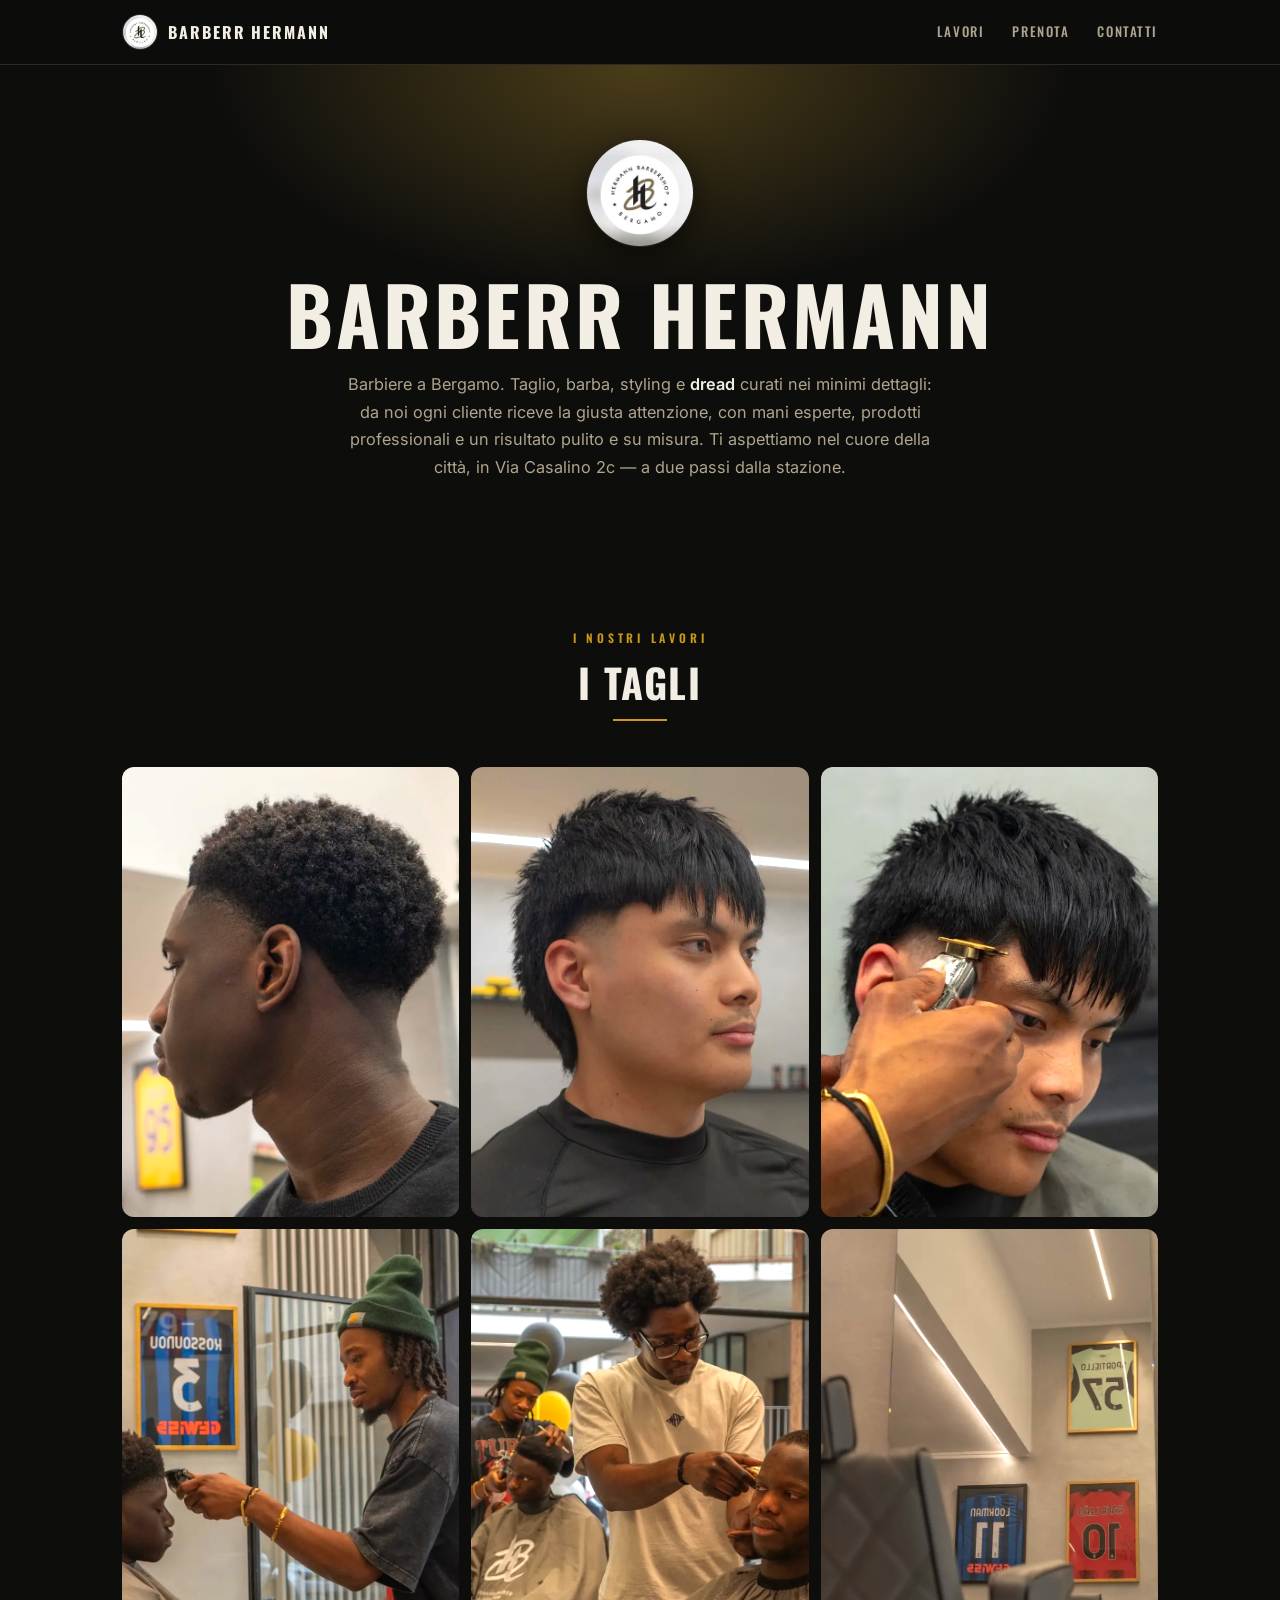
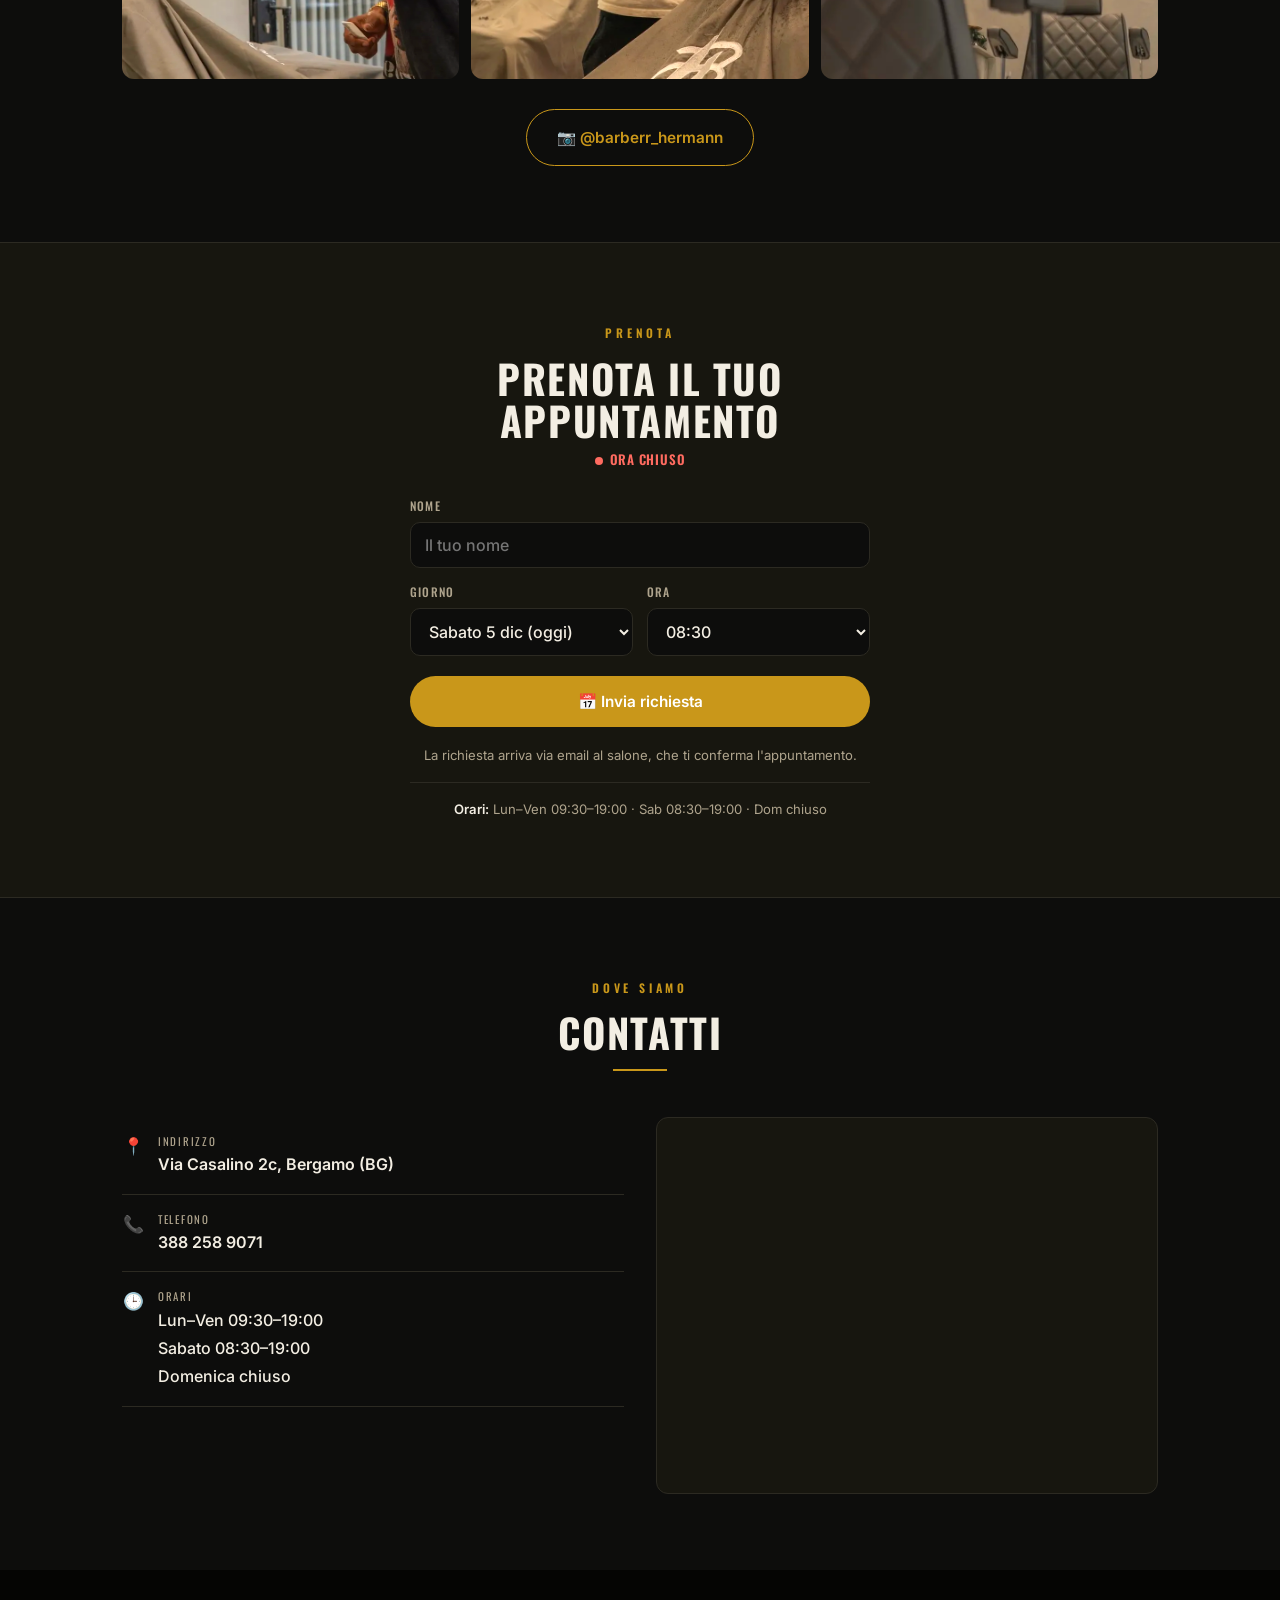
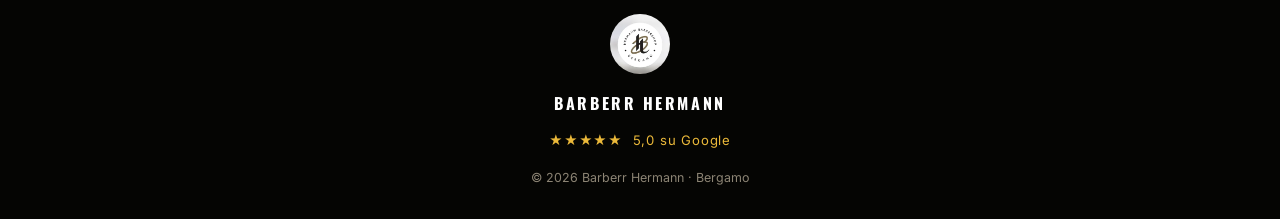
<file: index.html>
<!DOCTYPE html>
<html lang="it">
<head>
  <meta charset="UTF-8" />
  <meta name="viewport" content="width=device-width, initial-scale=1.0" />
  <title>Barberr Hermann — Barbiere a Bergamo | Taglio e Barba</title>
  <meta name="description" content="Barberr Hermann, barbiere a Bergamo. Taglio, barba, styling e dread curati nei dettagli. Prenota il tuo appuntamento." />
  <meta name="theme-color" content="#0D0D0C" />
  <link rel="icon" type="image/webp" href="img/hermann-barbershop-logo.webp" />
  <link rel="apple-touch-icon" href="img/hermann-barbershop-logo.webp" />

  <meta property="og:type" content="website" />
  <meta property="og:title" content="Barberr Hermann — Barbiere a Bergamo" />
  <meta property="og:description" content="L'arte del taglio a Bergamo. Taglio, barba e styling." />
  <meta property="og:locale" content="it_IT" />

  <link rel="preconnect" href="https://fonts.googleapis.com" />
  <link rel="preconnect" href="https://fonts.gstatic.com" crossorigin />
  <link href="https://fonts.googleapis.com/css2?family=Oswald:wght@500;600;700&family=Inter:wght@400;500;600&display=swap" rel="stylesheet" />

  <!-- Dati strutturati schema.org -->
  <script type="application/ld+json">
  {
    "@context": "https://schema.org",
    "@type": "HairSalon",
    "name": "Barberr Hermann",
    "description": "Barbiere a Bergamo: taglio, barba e styling.",
    "image": "https://youssoufall2002-hash.github.io/portofoglio-/img/hermann-barbershop-logo.webp",
    "url": "https://youssoufall2002-hash.github.io/portofoglio-/",
    "telephone": "+39 388 258 9071",
    "priceRange": "€€",
    "address": {
      "@type": "PostalAddress",
      "streetAddress": "Via Casalino 2c",
      "addressLocality": "Bergamo",
      "addressRegion": "BG",
      "postalCode": "24100",
      "addressCountry": "IT"
    },
    "sameAs": ["https://www.instagram.com/barberr_hermann/"],
    "aggregateRating": { "@type": "AggregateRating", "ratingValue": "5.0", "reviewCount": "1" },
    "openingHoursSpecification": [
      { "@type": "OpeningHoursSpecification", "dayOfWeek": ["Monday","Tuesday","Wednesday","Thursday","Friday"], "opens": "09:30", "closes": "19:00" },
      { "@type": "OpeningHoursSpecification", "dayOfWeek": "Saturday", "opens": "08:30", "closes": "19:00" }
    ]
  }
  </script>

  <style>
    :root {
      --bg: #0D0D0C;
      --surface: #17160F;
      --ink: #F3EEE3;
      --muted: #AFA48D;
      --brass: #C9971A;
      --brass-2: #EBB93A;
      --line: #2C2A22;
      --dark: #050503;
      --radius: 12px;
      --maxw: 1080px;
      --sans: 'Inter', system-ui, sans-serif;
      --disp: 'Oswald', 'Inter', sans-serif;
    }
    * { box-sizing: border-box; margin: 0; padding: 0; }
    html { scroll-behavior: smooth; }
    body {
      font-family: var(--sans);
      background: var(--bg); color: var(--ink);
      line-height: 1.65; -webkit-font-smoothing: antialiased;
      overflow-x: hidden;
    }
    img { max-width: 100%; display: block; }
    a { color: inherit; text-decoration: none; }
    .wrap { max-width: var(--maxw); margin: 0 auto; padding: 0 22px; }

    .eyebrow {
      font-family: var(--disp); font-weight: 600;
      font-size: .74rem; letter-spacing: .32em; text-transform: uppercase;
      color: var(--brass); display: inline-block; margin-bottom: 14px;
    }
    h1, h2 { font-family: var(--disp); font-weight: 700; line-height: 1.05; letter-spacing: .01em; text-wrap: balance; }
    h2 { font-size: clamp(1.7rem, 4vw, 2.5rem); text-transform: uppercase; letter-spacing: .04em; }
    section { padding: 76px 0; }
    .section-head { text-align: center; max-width: 620px; margin: 0 auto 46px; }
    .section-head p { color: var(--muted); margin-top: 10px; }
    .rule { width: 54px; height: 2px; background: var(--brass); margin: 16px auto 0; }

    /* Buttons */
    .btn {
      display: inline-flex; align-items: center; gap: 9px;
      padding: 15px 30px; border-radius: 999px; font-weight: 600; font-size: .96rem;
      font-family: var(--sans); cursor: pointer; border: 1.5px solid transparent;
      transition: transform .15s ease, background .2s ease, color .2s ease, border-color .2s ease;
    }
    .btn:active { transform: scale(.97); }
    .btn-primary { background: var(--brass); color: #fff; }
    .btn-primary:hover { background: #a87a08; }
    .btn-outline { border-color: var(--brass); color: var(--brass); background: transparent; }
    .btn-outline:hover { background: var(--brass); color: #fff; }

    /* Header */
    header {
      position: sticky; top: 0; z-index: 50;
      background: rgba(13,13,12,.85); backdrop-filter: blur(10px);
      border-bottom: 1px solid var(--line);
    }
    .nav { display: flex; align-items: center; justify-content: space-between; height: 64px; }
    .brand { display: flex; align-items: center; gap: 10px; }
    .brand .mark { width: 36px; height: 36px; border-radius: 50%; overflow: hidden; border: 1px solid var(--line); }
    .brand .mark img { width: 100%; height: 100%; object-fit: cover; transform: scale(1.13); }
    .brand .name { font-family: var(--disp); font-weight: 700; letter-spacing: .12em; font-size: 1rem; text-transform: uppercase; }
    .nav-links { display: none; gap: 28px; font-family: var(--disp); font-weight: 500; font-size: .82rem; letter-spacing: .12em; text-transform: uppercase; color: var(--muted); }
    .nav-links a:hover { color: var(--brass); }
    .hamburger { display: inline-flex; flex-direction: column; gap: 5px; background: none; border: 0; cursor: pointer; padding: 8px; }
    .hamburger span { width: 24px; height: 2px; background: var(--ink); border-radius: 2px; transition: .25s; }
    .hamburger.open span:nth-child(1) { transform: translateY(7px) rotate(45deg); }
    .hamburger.open span:nth-child(2) { opacity: 0; }
    .hamburger.open span:nth-child(3) { transform: translateY(-7px) rotate(-45deg); }
    .mobile-menu { display: none; flex-direction: column; padding: 6px 22px 16px; background: var(--surface); border-bottom: 1px solid var(--line); }
    .mobile-menu.show { display: flex; }
    .mobile-menu a { padding: 13px 4px; font-family: var(--disp); font-weight: 500; letter-spacing: .1em; text-transform: uppercase; font-size: .84rem; color: var(--muted); border-bottom: 1px solid var(--line); }
    .mobile-menu a:last-child { border-bottom: 0; }
    .mobile-menu .mm-book { color: var(--brass); }
    @media (min-width: 820px) { .nav-links { display: flex; } .hamburger { display: none; } .mobile-menu { display: none !important; } }

    /* Hero */
    .hero { text-align: center; padding: 74px 0 66px; position: relative; }
    .hero::before {
      content: ""; position: absolute; inset: 0;
      background: radial-gradient(600px 320px at 50% 0%, rgba(235,185,58,.28), transparent 72%);
      pointer-events: none;
    }
    .hero .wrap { position: relative; }
    .hero .logo-hero { width: 108px; height: 108px; border-radius: 50%; margin: 0 auto 24px; border: 1px solid var(--line); object-fit: cover; box-shadow: 0 10px 34px rgba(0,0,0,.6); }
    .hero h1 { font-size: clamp(2.6rem, 8vw, 5rem); text-transform: uppercase; letter-spacing: .04em; }
    .hero .tag { font-family: var(--disp); font-weight: 500; letter-spacing: .18em; text-transform: uppercase; font-size: .8rem; color: var(--muted); margin: 14px 0 4px; }
    .hero .sub { color: var(--muted); max-width: 600px; margin: 16px auto 0; font-size: 1.02rem; line-height: 1.7; }
    .hero .stars { color: var(--brass); font-weight: 600; margin-top: 22px; font-size: .9rem; }
    .hero .stars b { color: var(--ink); }

    /* Gallery */
    .gallery { display: grid; grid-template-columns: repeat(2, 1fr); gap: 12px; }
    @media (min-width: 720px) { .gallery { grid-template-columns: repeat(3, 1fr); } }
    .shot { aspect-ratio: 3/4; border-radius: var(--radius); overflow: hidden; border: none; background: var(--surface); }
    .shot img { width: 100%; height: 100%; object-fit: cover; transition: transform .5s ease; filter: brightness(1.08) saturate(1.18) contrast(1.02); }
    .shot:hover img { transform: scale(1.05); }
    .gallery-cta { text-align: center; margin-top: 30px; }

    /* Prenota */
    .hours-wrap { background: var(--surface); color: var(--ink); border-top: 1px solid var(--line); border-bottom: 1px solid var(--line); }
    .hours-card { max-width: 460px; margin: 0 auto; text-align: center; }
    .hours-card .eyebrow { color: var(--brass); }
    .hours-card h2 { color: var(--ink); }
    .hours-status { font-family: var(--disp); font-weight: 600; letter-spacing: .06em; text-transform: uppercase; font-size: .82rem; margin: 8px 0 26px; }
    .hours-status .dot { display: inline-block; width: 8px; height: 8px; border-radius: 50%; margin-right: 7px; vertical-align: middle; }
    .is-open { color: #4CD97B; } .is-open .dot { background: #4CD97B; }
    .is-closed { color: #FF6B60; } .is-closed .dot { background: #FF6B60; }
    .h-line { display: flex; justify-content: space-between; padding: 11px 4px; border-bottom: 1px solid var(--line); font-size: .96rem; }
    .h-line:last-child { border-bottom: 0; }
    .h-line .day { color: var(--muted); font-family: var(--disp); font-weight: 500; letter-spacing: .05em; text-transform: uppercase; font-size: .84rem; }
    .h-line .val { font-variant-numeric: tabular-nums; }
    .h-line .val.cl { color: #FF6B60; }
    .hours-card .btn { margin-top: 30px; }

    /* Modulo prenotazione */
    .book-form { display: grid; gap: 14px; margin: 24px 0 14px; text-align: left; }
    .book-form label { display: flex; flex-direction: column; gap: 6px; font-family: var(--disp); font-weight: 500; font-size: .74rem; letter-spacing: .1em; text-transform: uppercase; color: var(--muted); }
    .book-form input, .book-form select { font-family: var(--sans); font-weight: 500; font-size: 1rem; padding: 12px 14px; border-radius: 10px; border: 1px solid var(--line); background: var(--bg); color: var(--ink); text-transform: none; letter-spacing: 0; width: 100%; }
    .book-form input:focus, .book-form select:focus { outline: 2px solid var(--brass); outline-offset: 1px; border-color: var(--brass); }
    .bf-row { display: grid; gap: 14px; }
    @media (min-width: 520px) { .bf-row { grid-template-columns: 1fr 1fr; } }
    .book-form .btn { margin-top: 6px; justify-content: center; width: 100%; }
    .bf-note { font-family: var(--sans); font-size: .82rem; color: var(--muted); text-transform: none; letter-spacing: 0; text-align: center; margin-top: 4px; }
    .hours-mini { color: var(--muted); font-size: .82rem; margin-top: 16px; padding-top: 16px; border-top: 1px solid var(--line); }
    .hours-mini b { color: var(--ink); font-weight: 600; }

    /* Contatti */
    .contact-grid { display: grid; gap: 32px; }
    @media (min-width: 820px) { .contact-grid { grid-template-columns: 1fr 1fr; align-items: start; } }
    .info-row { display: flex; gap: 14px; padding: 16px 0; border-bottom: 1px solid var(--line); align-items: flex-start; }
    .info-row .ico { color: var(--brass); width: 22px; text-align: center; font-size: 1.05rem; }
    .info-row .label { font-family: var(--disp); font-size: .68rem; letter-spacing: .16em; text-transform: uppercase; color: var(--muted); }
    .info-row a, .info-row .v { font-weight: 600; }
    .map-embed { width: 100%; aspect-ratio: 4/3; border: 1px solid var(--line); border-radius: var(--radius); overflow: hidden; background: var(--surface); }
    .map-embed iframe { width: 100%; height: 100%; border: 0; }

    /* Footer */
    footer { background: var(--dark); color: #cfc7b8; text-align: center; padding: 44px 0 30px; }
    footer .logo-f { width: 60px; height: 60px; border-radius: 50%; margin: 0 auto 16px; object-fit: cover; }
    footer .fname { font-family: var(--disp); font-weight: 700; letter-spacing: .16em; text-transform: uppercase; color: #fff; margin-bottom: 14px; }
    footer .socials { display: flex; gap: 22px; justify-content: center; font-family: var(--disp); font-size: .78rem; letter-spacing: .12em; text-transform: uppercase; margin-bottom: 16px; }
    footer .socials a:hover { color: var(--brass-2); }
    footer .copy { font-size: .78rem; color: #8c8474; }

    /* Sticky mobile bar */
    .mobile-bar { position: fixed; bottom: 0; left: 0; right: 0; z-index: 60; display: grid; grid-template-columns: 1fr 1fr; background: var(--surface); border-top: 1px solid var(--line); }
    .mobile-bar a { display: flex; align-items: center; justify-content: center; gap: 8px; padding: 15px 8px; font-weight: 600; font-size: .95rem; }
    .mobile-bar .call { color: var(--ink); }
    .mobile-bar .wa { background: #25D366; color: #06331a; }
    @media (min-width: 820px) { .mobile-bar { display: none; } body { padding-bottom: 0; } }

    /* Reveal + animazioni */
    .reveal { opacity: 0; transform: translateY(22px); transition: opacity .7s ease, transform .7s cubic-bezier(.2,.7,.2,1); }
    .reveal.in { opacity: 1; transform: none; }

    /* Comparsa in sequenza delle foto */
    .gallery .shot:nth-child(2) { transition-delay: .07s; }
    .gallery .shot:nth-child(3) { transition-delay: .14s; }
    .gallery .shot:nth-child(4) { transition-delay: .21s; }
    .gallery .shot:nth-child(5) { transition-delay: .28s; }
    .gallery .shot:nth-child(6) { transition-delay: .35s; }

    /* Ingresso hero al caricamento */
    @keyframes fadeUp { from { opacity: 0; transform: translateY(28px); } to { opacity: 1; transform: none; } }
    @keyframes pop { from { opacity: 0; transform: scale(.88); } to { opacity: 1; transform: scale(1); } }
    @keyframes pulse { 0%,100% { box-shadow: 0 0 0 0 rgba(47,138,74,.55); } 70% { box-shadow: 0 0 0 7px rgba(47,138,74,0); } }
    .hero .logo-hero { animation: pop .7s ease both, float 4.5s ease-in-out .9s infinite; }
    .hero h1 { animation: fadeUp .7s .12s ease both; }
    .hero .sub { animation: fadeUp .7s .26s ease both; }

    /* Dettagli animati */
    .is-open .dot { animation: pulse 2.2s infinite; }
    .btn { will-change: transform; }
    .btn-primary:hover, .btn-outline:hover { transform: translateY(-2px); }

    @keyframes float { 0%,100% { transform: translateY(0); } 50% { transform: translateY(-7px); } }
    @keyframes breathe { 0%,100% { opacity: .5; transform: scale(1); } 50% { opacity: .95; transform: scale(1.07); } }
    .hero::before { animation: breathe 6s ease-in-out infinite; }

    /* Sottolineatura animata nel menu */
    .nav-links a { position: relative; }
    .nav-links a::after { content: ""; position: absolute; left: 0; bottom: -5px; height: 2px; width: 100%; background: var(--brass); transform: scaleX(0); transform-origin: left; transition: transform .3s ease; }
    .nav-links a:hover::after { transform: scaleX(1); }

    /* Linea oro che cresce quando la sezione appare */
    .rule { transform: scaleX(0); transform-origin: center; transition: transform .6s .15s cubic-bezier(.2,.7,.2,1); }
    .reveal.in .rule { transform: scaleX(1); }

    /* Foto: zoom + sollevamento all'hover */
    .shot { transition: opacity .7s ease, transform .5s cubic-bezier(.2,.7,.2,1), box-shadow .4s ease; }
    .shot img { transition: transform .6s cubic-bezier(.2,.7,.2,1); }
    .shot:hover { transform: translateY(-6px); box-shadow: 0 16px 34px rgba(0,0,0,.16); }
    .gallery .shot:hover { transition-delay: 0s; }
    .shot:hover img { transform: scale(1.07); }

    @media (prefers-reduced-motion: reduce) {
      .reveal { opacity: 1; transform: none !important; transition: none; }
      .hero .logo-hero, .hero h1, .hero .sub, .is-open .dot, .hero::before { animation: none; }
      .rule { transform: none; }
      .btn-primary:hover, .btn-outline:hover, .shot:hover, .shot:hover img { transform: none; box-shadow: none; }
      .nav-links a:hover::after { transform: scaleX(1); }
    }
  </style>
</head>
<body>

  <!-- HEADER -->
  <header>
    <div class="wrap nav">
      <a class="brand" href="#top">
        <span class="mark"><img src="img/hermann-barbershop-logo.webp" alt="Logo Barberr Hermann"></span>
        <span class="name">Barberr Hermann</span>
      </a>
      <nav class="nav-links">
        <a href="#lavori">Lavori</a>
        <a href="#prenota">Prenota</a>
        <a href="#contatti">Contatti</a>
      </nav>
    </div>
  </header>

  <!-- HERO -->
  <section class="hero" id="top">
    <div class="wrap">
      <img class="logo-hero" src="img/hermann-barbershop-logo.webp" alt="Barberr Hermann Bergamo" />
      <h1>Barberr Hermann</h1>
      <p class="sub">Barbiere a Bergamo. Taglio, barba, styling e <b style="color:var(--ink);font-weight:600">dread</b> curati nei minimi dettagli: da noi ogni cliente riceve la giusta attenzione, con mani esperte, prodotti professionali e un risultato pulito e su misura. Ti aspettiamo nel cuore della città, in Via Casalino 2c — a due passi dalla stazione.</p>
    </div>
  </section>

  <!-- LAVORI -->
  <section id="lavori">
    <div class="wrap">
      <div class="section-head reveal">
        <span class="eyebrow">I nostri lavori</span>
        <h2>I tagli</h2>
        <div class="rule"></div>
      </div>
      <div class="gallery">
        <a class="shot reveal" href="https://www.instagram.com/barberr_hermann/" target="_blank" rel="noopener"><img src="img/hermann-barbershop-bergamo-taglio-02.webp" alt="Taglio afro sfumato a Bergamo" loading="lazy"></a>
        <a class="shot reveal" href="https://www.instagram.com/barberr_hermann/" target="_blank" rel="noopener"><img src="img/hermann-barbershop-bergamo-taglio-04.webp" alt="Taglio mullet con sfumatura" loading="lazy"></a>
        <a class="shot reveal" href="https://www.instagram.com/barberr_hermann/" target="_blank" rel="noopener"><img src="img/hermann-barbershop-bergamo-taglio-03.webp" alt="Contorni e lineup di precisione" loading="lazy"></a>
        <a class="shot reveal" href="https://www.instagram.com/barberr_hermann/" target="_blank" rel="noopener"><img src="img/hermann-barbershop-bergamo-taglio-01.webp" alt="Barbiere al lavoro" loading="lazy"></a>
        <a class="shot reveal" href="https://www.instagram.com/barberr_hermann/" target="_blank" rel="noopener"><img src="img/hermann-barbershop-bergamo-team.webp" alt="Il team al lavoro" loading="lazy"></a>
        <a class="shot reveal" href="https://www.instagram.com/barberr_hermann/" target="_blank" rel="noopener"><img src="img/hermann-barbershop-bergamo-interno.webp" alt="Interno del salone a Bergamo" loading="lazy"></a>
      </div>
      <div class="gallery-cta reveal">
        <a class="btn btn-outline" href="https://www.instagram.com/barberr_hermann/" target="_blank" rel="noopener">📷 @barberr_hermann</a>
      </div>
    </div>
  </section>

  <!-- PRENOTA -->
  <section class="hours-wrap" id="prenota">
    <div class="wrap">
      <div class="hours-card reveal">
        <span class="eyebrow">Prenota</span>
        <h2>Prenota il tuo appuntamento</h2>
        <div class="hours-status" id="status"><span class="dot"></span><span id="status-text">—</span></div>

        <form id="book-form" class="book-form" novalidate>
          <label>Nome<input type="text" id="bf-name" required autocomplete="name" placeholder="Il tuo nome"></label>
          <div class="bf-row">
            <label>Giorno<select id="bf-day" required></select></label>
            <label>Ora<select id="bf-time" required></select></label>
          </div>
          <button type="submit" class="btn btn-primary">📅 Invia richiesta</button>
          <p class="bf-note">La richiesta arriva via email al salone, che ti conferma l'appuntamento.</p>
        </form>

        <div class="hours-mini">
          <b>Orari:</b> Lun–Ven 09:30–19:00 · Sab 08:30–19:00 · Dom chiuso
        </div>
      </div>
    </div>
  </section>

  <!-- CONTATTI -->
  <section id="contatti">
    <div class="wrap">
      <div class="section-head reveal">
        <span class="eyebrow">Dove siamo</span>
        <h2>Contatti</h2>
        <div class="rule"></div>
      </div>
      <div class="contact-grid">
        <div class="reveal">
          <div class="info-row">
            <span class="ico">📍</span>
            <div><div class="label">Indirizzo</div><span class="v">Via Casalino 2c, Bergamo (BG)</span></div>
          </div>
          <div class="info-row">
            <span class="ico">📞</span>
            <div><div class="label">Telefono</div><a href="tel:+393882589071">388 258 9071</a></div>
          </div>
          <div class="info-row">
            <span class="ico">🕒</span>
            <div><div class="label">Orari</div><span class="v" style="font-weight:500;line-height:1.75">Lun–Ven 09:30–19:00<br>Sabato 08:30–19:00<br>Domenica chiuso</span></div>
          </div>
        </div>
        <div class="reveal">
          <div class="map-embed">
            <iframe title="Mappa Barberr Hermann Bergamo" loading="lazy" referrerpolicy="no-referrer-when-downgrade"
              src="https://www.google.com/maps?q=Via%20Casalino%202c,%20Bergamo&output=embed"></iframe>
          </div>
        </div>
      </div>
    </div>
  </section>

  <!-- FOOTER -->
  <footer>
    <div class="wrap">
      <img class="logo-f" src="img/hermann-barbershop-logo.webp" alt="Barberr Hermann" />
      <div class="fname">Barberr Hermann</div>
      <div style="color:var(--brass-2);font-size:.82rem;letter-spacing:.06em;margin-bottom:16px">★★★★★ &nbsp;5,0 su Google</div>
      <div class="copy">© <span id="year"></span> Barberr Hermann · Bergamo</div>
    </div>
  </footer>


  <script>
    document.getElementById('year').textContent = new Date().getFullYear();

    // Stato apertura (orari reali)
    (function(){
      var now = new Date();
      var day = now.getDay(); // 0 = domenica
      var mins = now.getHours()*60 + now.getMinutes();
      var open = false;
      if (day >= 1 && day <= 5) open = mins >= 570 && mins < 1140;       // Lun-Ven 09:30-19:00
      else if (day === 6) open = mins >= 510 && mins < 1140;             // Sab 08:30-19:00
      var el = document.getElementById('status'), txt = document.getElementById('status-text');
      if (open) { el.className = 'hours-status is-open'; txt.textContent = 'Aperto ora · chiude alle 19:00'; }
      else { el.className = 'hours-status is-closed'; txt.textContent = 'Ora chiuso'; }
    })();

    // Modulo prenotazione: giorni disponibili + orari + invio via email
    (function(){
      var daySel = document.getElementById('bf-day');
      var timeSel = document.getElementById('bf-time');
      var form = document.getElementById('book-form');
      if (!daySel || !timeSel || !form) return;

      // ▼▼ EMAIL del barbiere (dove arrivano le prenotazioni). Da sostituire con l'email reale. ▼▼
      var EMAIL_SALONE = 'youssoufall02@icloud.com';

      var giorni = ['Domenica','Lunedì','Martedì','Mercoledì','Giovedì','Venerdì','Sabato'];
      var mesi = ['gen','feb','mar','apr','mag','giu','lug','ago','set','ott','nov','dic'];
      var pad = function(n){ return (n<10?'0':'')+n; };

      // Prossimi giorni di apertura (salta la domenica), max 12
      var today = new Date();
      var added = 0;
      for (var i=0; i<21 && added<12; i++){
        var d = new Date(today); d.setDate(today.getDate()+i);
        if (d.getDay() === 0) continue; // domenica chiuso
        var label = giorni[d.getDay()] + ' ' + d.getDate() + ' ' + mesi[d.getMonth()];
        if (i === 0) label += ' (oggi)';
        var o = document.createElement('option');
        o.value = d.getFullYear()+'-'+pad(d.getMonth()+1)+'-'+pad(d.getDate());
        o.textContent = label; o.setAttribute('data-dow', d.getDay());
        daySel.appendChild(o); added++;
      }

      function slotsFor(dow){
        var start = (dow === 6) ? 8*60+30 : 9*60+30;  // sabato 08:30, altrimenti 09:30
        var end = 19*60;                               // ultimo slot 18:30 (chiude 19:00)
        var arr = [];
        for (var m=start; m+30<=end; m+=30){ arr.push(pad(Math.floor(m/60))+':'+pad(m%60)); }
        return arr;
      }
      function fillTimes(){
        var opt = daySel.options[daySel.selectedIndex];
        var dow = opt ? parseInt(opt.getAttribute('data-dow'),10) : 1;
        timeSel.innerHTML = '';
        slotsFor(dow).forEach(function(t){ var o=document.createElement('option'); o.value=t; o.textContent=t; timeSel.appendChild(o); });
      }
      daySel.addEventListener('change', fillTimes);
      fillTimes();

      form.addEventListener('submit', function(e){
        e.preventDefault();
        var name = document.getElementById('bf-name').value.trim();
        if (!name){ alert('Inserisci il tuo nome.'); return; }
        var dayLabel = daySel.options[daySel.selectedIndex].textContent;
        var time = timeSel.value;
        var subject = 'Prenotazione — ' + name + ' — ' + dayLabel + ' ' + time;
        var body = 'Nuova richiesta di prenotazione dal sito:\n\n'
          + 'Nome: ' + name + '\n'
          + 'Giorno: ' + dayLabel + '\n'
          + 'Ora: ' + time + '\n';
        window.location.href = 'mailto:' + EMAIL_SALONE
          + '?subject=' + encodeURIComponent(subject)
          + '&body=' + encodeURIComponent(body);
      });
    })();

    // Reveal
    var io = new IntersectionObserver(function(es){ es.forEach(function(e){ if(e.isIntersecting){ e.target.classList.add('in'); io.unobserve(e.target); } }); }, { threshold: .12 });
    document.querySelectorAll('.reveal').forEach(function(el){ io.observe(el); });
  </script>
</body>
</html>

<!-- deploy refresh -->
</file>
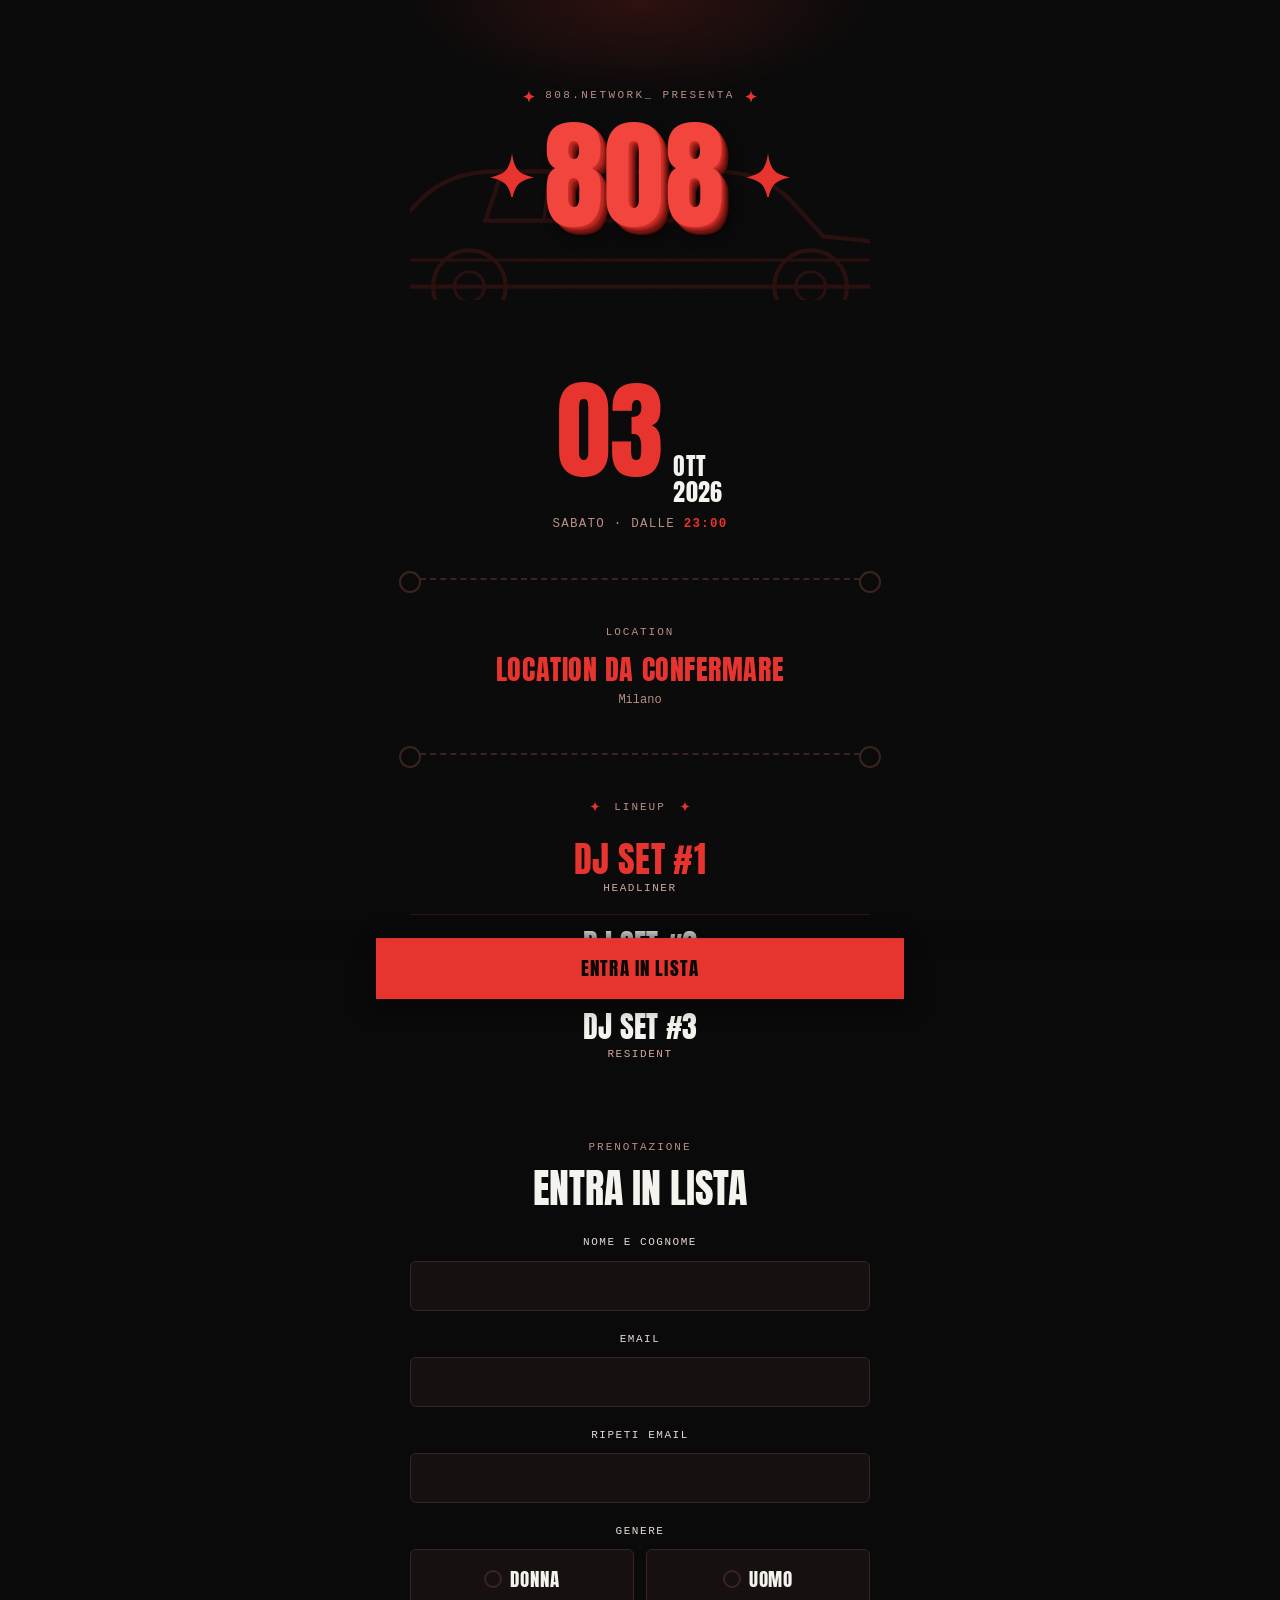
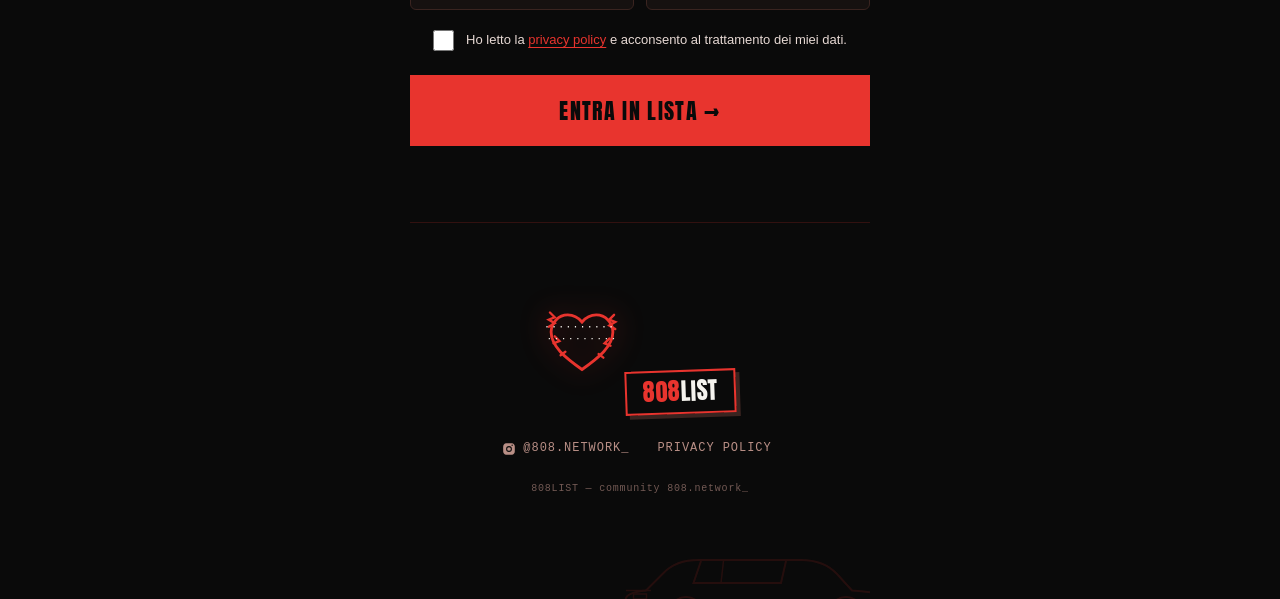
<file: 808list/index.html>
<!DOCTYPE html>
<html lang="it">
<head>
<meta charset="UTF-8">
<meta name="viewport" content="width=device-width, initial-scale=1.0, viewport-fit=cover">
<title>808LIST — Prenota il tuo posto in lista</title>
<meta name="description" content="808LIST · community 808.network_ — prenota il tuo posto in lista per la prossima serata. Posti limitati.">
<meta name="theme-color" content="#0a0a0a">

<meta property="og:title" content="808LIST — Entra in lista">
<meta property="og:description" content="Community 808.network_ · prenota il tuo posto, posti limitati.">
<meta property="og:type" content="website">

<link rel="icon" href="data:image/svg+xml,%3Csvg xmlns='http://www.w3.org/2000/svg' viewBox='0 0 100 100'%3E%3Crect width='100' height='100' rx='18' fill='%230a0a0a'/%3E%3Ctext x='50' y='68' font-family='Arial Black,sans-serif' font-size='58' font-weight='900' fill='%23e8342e' text-anchor='middle'%3E8%3C/text%3E%3C/svg%3E">

<link rel="preconnect" href="https://fonts.googleapis.com">
<link rel="preconnect" href="https://fonts.gstatic.com" crossorigin>
<link href="https://fonts.googleapis.com/css2?family=Anton&display=swap" rel="stylesheet">

<style>
  /* ============================================================
     808LIST — nero/rosso/bianco, community 808.network_.
     Un solo font caricato (Anton, per i titoli): il resto usa lo
     stack di sistema, come da richiesta "niente librerie pesanti".
     ============================================================ */
  :root{
    --ink:      #0a0a0a;   /* fondo pagina */
    --red:      #e8342e;   /* voce del brand */
    --red-2:    #8a1c1c;   /* rosso profondo, per il secondo bagliore ambientale */
    --bone:     #f5f3ee;   /* accento bianco richiesto dal brief */
    --dim:      #b98f86;   /* testo secondario, caldo, leggibile su nero */
    --dim-2:    #d1a9a0;   /* più chiaro — ruoli lineup, meta minori (>7:1 su --field) */
    --label:    #e7d9d4;   /* label dei campi form */

    --field:    #161110;   /* box reale, distinto dal fondo */
    --field-br: #3a2420;   /* bordo visibile dei box */
    --hairline: rgba(232,52,46,.18);
    --warn:     #ffb020;   /* errori — volutamente NON rosso, per non confondersi col brand */
    --go:       #3ecf6e;   /* pallino "lista aperta" */

    --display: 'Anton', Impact, Haettenschweiler, 'Arial Narrow Bold', 'Franklin Gothic Bold', sans-serif;
    --body: -apple-system, BlinkMacSystemFont, 'Segoe UI', Roboto, Helvetica, Arial, sans-serif;
    --mono: ui-monospace, 'SF Mono', SFMono-Regular, Menlo, 'Roboto Mono', 'Courier New', monospace;

    --pad: clamp(22px, 7vw, 34px);
    --ease: cubic-bezier(.2,.7,.3,1);
  }

  *{ box-sizing:border-box; }
  html{ -webkit-text-size-adjust:100%; scroll-behavior:smooth; }
  body{
    margin:0;
    background:var(--ink);
    color:var(--red);
    font-family:var(--body);
    font-size:16px;
    line-height:1.55;
    -webkit-font-smoothing:antialiased;
    overflow-x:hidden;
  }
  img{ max-width:100%; display:block; }
  a{ color:inherit; }

  /* grana/noise leggera sul fondo — dal brief originale, evita l'aria
     troppo "pulita/corporate" di uno sfondo piatto */
  body::before{
    content:"";
    position:fixed; inset:0; z-index:0;
    pointer-events:none;
    opacity:.05;
    mix-blend-mode:overlay;
    background-image:url("data:image/svg+xml;utf8,<svg xmlns='http://www.w3.org/2000/svg'><filter id='n'><feTurbulence type='fractalNoise' baseFrequency='0.85' numOctaves='2' stitchTiles='stitch'/></filter><rect width='100%25' height='100%25' filter='url(%23n)'/></svg>");
  }

  .sheet{ max-width:33rem; margin:0 auto; padding:0 var(--pad); text-align:center; position:relative; z-index:1; }
  section{ padding:clamp(48px,13vw,76px) 0; }
  section + section{ border-top:1px solid var(--hairline); }

  h2{
    margin:0;
    font-family:var(--display);
    font-weight:400;
    font-size:clamp(28px,8vw,40px);
    line-height:.92;
    text-transform:uppercase;
    color:var(--bone);
    text-wrap:balance;
  }
  .eyebrow{
    margin:0 0 14px;
    font-family:var(--mono);
    font-size:11px;
    letter-spacing:.18em;
    text-transform:uppercase;
    color:var(--dim);
  }
  .visually-hidden{
    position:absolute; width:1px; height:1px; margin:-1px; padding:0;
    overflow:hidden; clip:rect(0 0 0 0); white-space:nowrap; border:0;
  }

  /* ---- entrance choreography: transform + opacity only ---- */
  .anim{
    opacity:0; transform:translateY(18px);
    transition:opacity .75s var(--ease) var(--d,0s), transform .75s var(--ease) var(--d,0s);
  }
  .anim.in{ opacity:1; transform:none; }

  /* ---- 4-point star accent (static — no idle motion) ---- */
  .star{ color:var(--red); display:inline-block; }

  /* ==================== HERO ==================== */
  .hero{
    position:relative; overflow:hidden;
    padding-top:clamp(46px,13vw,76px);
    background:radial-gradient(ellipse 80% 50% at 50% 0%, rgba(232,52,46,.16), transparent 65%);
  }
  .hero-car{
    position:absolute; bottom:-6%; left:50%; transform:translateX(-50%);
    width:min(640px, 170%); opacity:.14; z-index:0; pointer-events:none;
  }
  .kicker{
    display:flex; align-items:center; justify-content:center; gap:10px;
    font-family:var(--mono); font-size:11px; letter-spacing:.22em; text-transform:uppercase;
    color:var(--dim); margin-bottom:22px;
  }

  .wordmark-row{ display:flex; align-items:center; justify-content:center; gap:clamp(4px,2vw,16px); }
  .wordmark-star{ width:clamp(20px,7vw,44px); height:clamp(20px,7vw,44px); color:var(--red); flex:none; }

  /* 3D extrusion: lit face + stepped-hue side wall + soft cast shadow.
     Offsets in em so the depth scales with font-size down to mobile. */
  .wordmark{
    margin:0; font-family:var(--display); font-weight:400;
    font-size:clamp(64px,22vw,120px); line-height:.82; letter-spacing:.01em;
    text-transform:uppercase; color:#f2453e;
    text-shadow:
      .01em .01em 0 #cf2e28, .019em .019em 0 #b92822, .028em .028em 0 #a3221c,
      .037em .037em 0 #8d1c17, .046em .046em 0 #771611, .055em .055em 0 #61110c,
      .064em .064em 0 #4b0b08, .075em .095em .11em rgba(0,0,0,.55);
    /* L'ombreggiatura 3D si estende solo in basso a destra, quindi il
       peso ottico del blocco pende a destra anche se il box di testo è
       centrato al pixel: -0.045em lo ricentra visivamente. Va tenuto
       anche a riposo/reduced-motion, quindi non lo si tocca in .in. */
    transform:translateY(20px) scale(.96) translateX(-0.045em);
  }
  .wordmark.in{ transform:translateX(-0.045em); }

  .word2{
    margin:6px 0 0; font-family:var(--display); font-weight:400;
    font-size:clamp(30px,10vw,52px); line-height:.9; letter-spacing:.02em;
    text-transform:uppercase; color:var(--bone);
    text-shadow:
      .009em .009em 0 #d8d3c4, .018em .018em 0 #bab29c, .026em .026em 0 #9c9175,
      .035em .035em 0 #7e7052, .044em .044em 0 #605035, .053em .053em 0 #423122,
      .061em .083em .1em rgba(0,0,0,.5);
  }

  /* status badges */
  .badges{ display:flex; gap:10px; justify-content:center; flex-wrap:wrap; margin:clamp(30px,8vw,42px) 0 0; }
  .badge{
    display:inline-flex; align-items:center; gap:9px;
    padding:8px 15px 8px 13px; border:1px solid rgba(232,52,46,.5); border-radius:999px;
    font-family:var(--mono); font-size:11px; letter-spacing:.14em; text-transform:uppercase;
    color:var(--red);
  }
  .badge .dot{
    width:9px; height:9px; border-radius:50%; background:var(--go);
    box-shadow:0 0 0 0 rgba(62,207,110,.6); animation:pulse 2.2s ease-out infinite;
  }
  @keyframes pulse{ 0%{box-shadow:0 0 0 0 rgba(62,207,110,.55);} 70%{box-shadow:0 0 0 8px rgba(62,207,110,0);} 100%{box-shadow:0 0 0 0 rgba(62,207,110,0);} }
  .badge.fill{ background:var(--red); border-color:var(--red); color:var(--ink); font-weight:700; }

  /* countdown */
  .cd{ display:flex; gap:8px; justify-content:center; margin:clamp(26px,7vw,36px) 0 0; }
  .cd div{
    background:var(--field); border:1px solid var(--field-br); padding:9px 4px 7px; text-align:center; width:64px;
  }
  .cd div b{ display:block; font-family:var(--mono); font-variant-numeric:tabular-nums; font-size:clamp(20px,6vw,28px); color:var(--bone); }
  .cd div span{ display:block; font-family:var(--mono); font-size:9px; letter-spacing:.1em; text-transform:uppercase; color:var(--red); margin-top:2px; }

  /* ==================== SERATA: biglietto strappato ====================
     Niente card con bordo — quella è la stessa soluzione che usa
     qualunque altro sito-lista. Qui l'informazione è impaginata come
     un vero biglietto: data enorme (stessa estrusione 3D dell'808),
     linee perforate al posto delle hairline, lineup come una vera
     scaletta invece di righe dentro un box. */
  .serata{ margin-top:clamp(56px,15vw,88px); }

  .serata-date{
    display:inline-flex; align-items:baseline; gap:10px; justify-content:center;
  }
  .serata-date .dd{
    font-family:var(--display); font-weight:400; color:var(--red);
    font-size:clamp(70px,20vw,108px); line-height:.8;
  }
  .serata-date .mmyy{
    font-family:var(--display); font-weight:400; color:var(--bone);
    font-size:clamp(18px,5vw,24px); line-height:1.05; text-transform:uppercase;
    text-align:left; letter-spacing:.02em;
  }
  .serata-time{ margin:10px 0 0; font-family:var(--mono); font-size:12.5px; letter-spacing:.1em; text-transform:uppercase; color:var(--dim); }

  /* linea perforata: tratteggio + due "fori" che mostrano il fondo pagina */
  .perf{
    position:relative;
    height:0; margin:clamp(32px,8vw,44px) 0;
    border-top:2px dashed var(--field-br);
  }
  .perf::before, .perf::after{
    content:""; position:absolute; top:-9px; width:18px; height:18px;
    border-radius:50%; background:var(--ink); border:2px solid var(--field-br);
  }
  .perf::before{ left:0; transform:translateX(-50%); }
  .perf::after{ right:0; transform:translateX(50%); }

  .venue{ display:block; font-family:var(--display); font-weight:400; font-size:clamp(22px,6.5vw,28px); line-height:1; letter-spacing:.02em; text-transform:uppercase; color:var(--red); }
  .addr{ display:block; margin-top:8px; font-family:var(--mono); font-size:12px; line-height:1.5; color:var(--dim); }

  /* scaletta: ogni set introdotto da una hairline sopra, come un vero
     programma di sala, non "card con gap". */
  .setlist{ margin-top:26px; }
  .set-row{
    padding-top:16px; margin-top:16px; border-top:1px solid var(--hairline);
    display:flex; flex-direction:column; align-items:center; gap:4px;
  }
  .set-row:first-child{ padding-top:0; margin-top:0; border-top:0; }
  .set-row .n{
    font-family:var(--display); font-weight:400; font-size:clamp(24px,7vw,30px); line-height:.95;
    letter-spacing:.01em; text-transform:uppercase; color:var(--bone);
  }
  .set-row .r{ font-family:var(--mono); font-size:11px; letter-spacing:.14em; text-transform:uppercase; color:var(--dim-2); }
  .set-row.head .n{ color:var(--red); font-size:clamp(28px,8vw,36px); }


  /* ==================== FORM ==================== */
  form{ margin-top:28px; display:grid; gap:20px; }
  .field{ display:grid; }
  .lbl{ margin-bottom:9px; font-family:var(--mono); font-size:11px; letter-spacing:.14em; text-transform:uppercase; color:var(--label); }

  input[type="text"], input[type="email"]{
    width:100%; padding:15px; background:var(--field); border:1px solid var(--field-br); border-radius:6px;
    color:var(--bone); font-family:var(--body); font-size:16px; text-align:center;
    -webkit-appearance:none; appearance:none;
    transition:border-color .15s ease, box-shadow .15s ease;
  }
  input::placeholder{ color:#8a6a5f; }
  input:focus{ outline:none; border-color:var(--red); box-shadow:0 0 0 3px rgba(232,52,46,.22); }

  .seg{ display:grid; grid-template-columns:1fr 1fr; gap:12px; }
  .seg label{ display:block; cursor:pointer; }
  .seg input{ position:absolute; width:1px; height:1px; opacity:0; pointer-events:none; }
  .seg span{
    display:flex; align-items:center; justify-content:center; gap:8px; padding:15px 10px;
    background:var(--field); border:1px solid var(--field-br); border-radius:6px;
    font-family:var(--display); font-size:clamp(16px,4.4vw,19px); letter-spacing:.05em; text-transform:uppercase;
    color:var(--bone); transition:background .15s ease, color .15s ease, border-color .15s ease, box-shadow .15s ease;
  }
  .seg span::before{ content:""; width:14px; height:14px; border:2px solid var(--field-br); border-radius:50%; transition:inherit; }
  .seg label:hover span{ border-color:var(--red); }
  .seg input:checked + span{ background:var(--red); border-color:var(--red); color:var(--ink); box-shadow:0 0 0 3px rgba(232,52,46,.22); }
  .seg input:checked + span::before{ background:var(--ink); border-color:var(--ink); box-shadow:inset 0 0 0 3px var(--red); }
  .seg input:focus-visible + span{ outline:2px solid var(--bone); outline-offset:3px; }

  .consent{ display:flex; gap:12px; align-items:flex-start; justify-content:center; text-align:center; font-size:13px; line-height:1.5; color:var(--label); cursor:pointer; }
  .consent input{ flex:none; width:21px; height:21px; margin:0; accent-color:var(--red); cursor:pointer; }
  .consent input:focus-visible{ outline:2px solid var(--red); outline-offset:2px; }
  .link-privacy{ padding:0; background:none; border:0; color:var(--red); font:inherit; text-decoration:underline; text-underline-offset:3px; cursor:pointer; }
  .link-privacy:focus-visible{ outline:2px solid var(--red); outline-offset:2px; }

  .err{ display:none; margin:0; font-family:var(--mono); font-size:12px; letter-spacing:.02em; line-height:1.5; color:var(--warn); }
  .err.show{ display:block; animation:nudge .3s var(--ease); }
  @keyframes nudge{ 0%,100%{transform:translateX(0);} 30%{transform:translateX(-5px);} 65%{transform:translateX(3px);} }

  .cta{
    display:block; width:100%; margin:4px 0 0; padding:19px; border:0; border-radius:0;
    background:var(--red); color:var(--ink); font-family:var(--display); font-weight:400;
    font-size:clamp(19px,5.4vw,22px); letter-spacing:.06em; text-transform:uppercase; text-align:center;
    text-decoration:none; cursor:pointer; transition:background .15s ease, transform .08s ease, box-shadow .2s ease;
  }
  .cta:hover{ background:#ff433c; box-shadow:0 0 28px rgba(232,52,46,.55); }
  .cta:active{ transform:translateY(1px); }
  .cta:focus-visible{ outline:2px solid var(--bone); outline-offset:4px; }
  .cta:disabled{ opacity:.55; cursor:default; box-shadow:none; }

  /* ---- confirmation ---- */
  .done{ display:none; }
  .done.show{ display:block; animation:rise .5s var(--ease); }
  @keyframes rise{ from{opacity:0; transform:translateY(16px);} to{opacity:1; transform:none;} }
  .done .tick{
    width:56px; height:56px; display:grid; place-items:center; border-radius:50%;
    background:var(--red); color:var(--ink); font-size:28px; line-height:1; margin:0 auto 18px;
  }
  .done p{ margin:14px 0 0; font-size:15px; line-height:1.6; color:var(--label); }
  .done p b{ color:var(--bone); }

  /* ==================== FOOTER ==================== */
  footer{ padding:clamp(52px,14vw,80px) 0 clamp(64px,16vw,92px); border-top:1px solid var(--hairline); position:relative; overflow:hidden; }
  .foot-car{ position:absolute; bottom:-8%; right:-10%; width:300px; opacity:.12; pointer-events:none; }
  .heart{ width:76px; margin:0 auto 22px; color:var(--red); filter:drop-shadow(0 0 14px rgba(232,52,46,.4)); }
  /* firma come vero adesivo: bordo, leggera rotazione, ombra netta —
     l'"effetto sticker" del brief, altrimenti rimasto inutilizzato
     dopo la rimozione dei badge in hero */
  .sign{
    display:inline-block; margin:0; padding:6px 16px 8px;
    font-family:var(--display); font-weight:400; font-size:clamp(19px,5.6vw,24px);
    line-height:1.1; letter-spacing:.02em; text-transform:uppercase; color:var(--red);
    border:2px solid var(--red); transform:rotate(-2deg);
    box-shadow:4px 4px 0 var(--field-br);
  }
  .sign.anim{ transform:translateY(18px) rotate(-2deg); }
  .sign.anim.in{ transform:rotate(-2deg); }
  .foot-links{ display:flex; justify-content:center; gap:22px; flex-wrap:wrap; margin-top:24px; font-family:var(--mono); font-size:12px; letter-spacing:.08em; text-transform:uppercase; }
  .foot-links a, .foot-links button{
    display:inline-flex; align-items:center; gap:7px; text-decoration:none; color:var(--dim);
    background:none; border:0; font:inherit; letter-spacing:inherit; text-transform:inherit; cursor:pointer;
    transition:color .2s ease;
  }
  .foot-links a:hover, .foot-links button:hover{ color:var(--red); }
  .foot-links svg{ width:14px; height:14px; fill:currentColor; }
  .foot-copy{ margin-top:22px; font-family:var(--mono); font-size:10px; letter-spacing:.08em; color:var(--dim); opacity:.6; }

  /* ==================== STICKY DOCK ==================== */
  .dock{
    position:fixed; left:0; right:0; bottom:0; z-index:30;
    padding:12px var(--pad); padding-bottom:max(12px, env(safe-area-inset-bottom));
    background:linear-gradient(to top, var(--ink) 62%, rgba(10,10,10,0));
    transform:translateY(130%); transition:transform .28s var(--ease); pointer-events:none;
  }
  .dock.show{ transform:none; pointer-events:auto; }
  .dock a{
    display:block; max-width:33rem; margin:0 auto; padding:16px; border-radius:0;
    background:var(--red); color:var(--ink); font-family:var(--display); font-size:19px;
    letter-spacing:.06em; text-transform:uppercase; text-align:center; text-decoration:none;
    box-shadow:0 6px 22px rgba(0,0,0,.5);
  }
  .dock a:hover{ background:#ff433c; }
  .dock a:focus-visible{ outline:2px solid var(--bone); outline-offset:3px; }

  /* ==================== PRIVACY MODAL ==================== */
  .modal{ position:fixed; inset:0; z-index:50; display:none; align-items:flex-end; justify-content:center; background:rgba(0,0,0,.72); }
  .modal.show{ display:flex; animation:fade .2s ease; }
  @keyframes fade{ from{opacity:0;} to{opacity:1;} }
  .modal-card{
    width:100%; max-width:33rem; max-height:88vh; overflow-y:auto; background:#120d0c;
    border:1px solid var(--field-br); border-radius:16px 16px 0 0;
    padding:26px var(--pad) calc(30px + env(safe-area-inset-bottom)); animation:rise .28s var(--ease);
  }
  .modal-top{ display:flex; align-items:center; justify-content:space-between; gap:16px; margin-bottom:18px; }
  .modal-top h2{ font-size:clamp(24px,7.5vw,32px); }
  .modal-x{
    flex:none; width:38px; height:38px; border:1px solid var(--field-br); border-radius:50%;
    background:transparent; color:var(--bone); font-size:19px; line-height:1; cursor:pointer;
  }
  .modal-x:hover{ background:var(--field); }
  .modal-x:focus-visible{ outline:2px solid var(--red); outline-offset:2px; }
  .pp{ font-size:13.5px; line-height:1.6; color:var(--label); text-align:left; }
  .pp h3{ margin:18px 0 6px; font-family:var(--mono); font-size:11px; letter-spacing:.12em; text-transform:uppercase; color:var(--red); }
  .pp h3:first-child{ margin-top:0; }
  .pp p{ margin:0; }
  .pp a{ color:var(--red); }
  .pp .todo{ color:var(--dim); font-style:italic; }

  @media (prefers-reduced-motion: reduce){
    html{ scroll-behavior:auto; }
    *, *::before, *::after{ animation-duration:.001ms !important; animation-iteration-count:1 !important; transition-duration:.001ms !important; }
    .anim{ opacity:1; transform:none; }
    .wordmark{ opacity:1; transform:translateX(-0.045em); }
  }
</style>
</head>
<body>

<div class="sheet">

  <!-- ============ HERO ============ -->
  <section class="hero">
    <svg class="hero-car" viewBox="0 0 600 220" fill="none" xmlns="http://www.w3.org/2000/svg" aria-hidden="true">
      <path d="M20 165 C15 150 40 145 60 143 L95 108 C110 92 135 82 165 82 L370 82 C400 82 425 92 442 110 L472 143 C500 145 560 150 575 168 C580 180 575 190 555 190 L45 190 C25 190 18 178 20 165 Z" stroke="#e8342e" stroke-width="4"/>
      <path d="M170 84 L155 128 L330 128 L340 84" stroke="#e8342e" stroke-width="4"/>
      <path d="M210 128 L215 84" stroke="#e8342e" stroke-width="3"/>
      <circle cx="140" cy="190" r="34" stroke="#e8342e" stroke-width="4"/>
      <circle cx="140" cy="190" r="14" stroke="#e8342e" stroke-width="3"/>
      <circle cx="460" cy="190" r="34" stroke="#e8342e" stroke-width="4"/>
      <circle cx="460" cy="190" r="14" stroke="#e8342e" stroke-width="3"/>
      <path d="M20 165 L575 165" stroke="#e8342e" stroke-width="3"/>
      <path d="M70 143 L20 143" stroke="#e8342e" stroke-width="3"/>
      <rect x="35" y="150" width="26" height="10" stroke="#e8342e" stroke-width="3"/>
    </svg>

    <p class="kicker">
      <svg class="star" width="12" height="12" viewBox="0 0 24 24" aria-hidden="true"><use href="#star4"/></svg>
      808.network_ presenta
      <svg class="star" width="12" height="12" viewBox="0 0 24 24" aria-hidden="true"><use href="#star4"/></svg>
    </p>

    <div class="wordmark-row">
      <svg class="wordmark-star" viewBox="0 0 24 24" aria-hidden="true"><use href="#star4"/></svg>
      <h1 class="wordmark anim">808</h1>
      <svg class="wordmark-star" viewBox="0 0 24 24" aria-hidden="true"><use href="#star4"/></svg>
    </div>
    <!-- Nome serata: rimosso su richiesta. Per rimetterlo, ripristina:
    <p class="word2 anim" style="--d:.1s">
      Summer<br>Takeover
      <span class="visually-hidden"> — nome serata segnaposto, da sostituire</span>
    </p>
    -->

    <!-- Badge "Lista aperta" / "Posti limitati": rimossi su richiesta. Per rimetterli, ripristina:
    <div class="badges anim" style="--d:.18s">
      <span class="badge"><span class="dot" aria-hidden="true"></span>Lista aperta</span>
      <span class="badge fill">Posti limitati</span>
    </div>
    -->

    <!-- Countdown: rimosso su richiesta. Per rimetterlo, ripristina:
    <div class="cd anim" style="--d:.1s" id="countdown" aria-live="polite">
      <div><b id="cd-d">00</b><span>gg</span></div>
      <div><b id="cd-h">00</b><span>hh</span></div>
      <div><b id="cd-m">00</b><span>mm</span></div>
      <div><b id="cd-s">00</b><span>ss</span></div>
    </div>
    -->
  </section>

  <!-- shared SVG defs -->
  <svg width="0" height="0" style="position:absolute" aria-hidden="true">
    <symbol id="star4" viewBox="0 0 24 24">
      <path fill="currentColor" d="M12 0c.6 4.8 1.9 8 3.6 9.7 1.7 1.7 4.9 3 8.4 3.6-3.5.6-6.7 1.9-8.4 3.6-1.7 1.7-3 4.9-3.6 9.4-.6-4.5-1.9-7.7-3.6-9.4-1.7-1.7-4.9-3-8.4-3.6 3.5-.6 6.7-1.9 8.4-3.6C10.1 8 11.4 4.8 12 0Z"/>
    </symbol>
  </svg>

  <!-- ============ SERATA: biglietto strappato — data, location, lineup ============ -->
  <!-- ⚠ Nome serata, data, location e lineup sono segnaposto — sostituire con i dati reali (dettagli in README.md) -->
  <div class="serata anim" style="--d:.06s">
    <div class="serata-date">
      <span class="dd">03</span>
      <span class="mmyy">Ott<br>2026</span>
    </div>
    <p class="serata-time">Sabato · dalle <b style="color:var(--red)">23:00</b></p>

    <div class="perf" aria-hidden="true"></div>

    <p class="eyebrow">Location</p>
    <span class="venue">Location da confermare</span>
    <span class="addr">Milano <span class="visually-hidden"> — indirizzo da inserire quando confermato</span></span>

    <div class="perf" aria-hidden="true"></div>

    <p class="eyebrow">
      <svg class="star" width="10" height="10" viewBox="0 0 24 24" aria-hidden="true" style="margin-right:6px;vertical-align:-1px;"><use href="#star4"/></svg>
      Lineup
      <svg class="star" width="10" height="10" viewBox="0 0 24 24" aria-hidden="true" style="margin-left:6px;vertical-align:-1px;"><use href="#star4"/></svg>
    </p>
    <div class="setlist">
      <div class="set-row head"><span class="n">DJ Set #1</span><span class="r">Headliner</span></div>
      <div class="set-row"><span class="n">DJ Set #2</span><span class="r">Special guest</span></div>
      <div class="set-row"><span class="n">DJ Set #3</span><span class="r">Resident</span></div>
    </div>
  </div>

  <!-- ============ FORM ============ -->
  <section id="entra">
    <p class="eyebrow anim">Prenotazione</p>
    <h2 class="anim" style="--d:.06s">Entra in lista</h2>

    <form id="form" class="anim" style="--d:.12s" novalidate>
      <div class="field">
        <label class="lbl" for="nome">Nome e cognome</label>
        <input type="text" id="nome" autocomplete="name">
      </div>

      <div class="field">
        <label class="lbl" for="email">Email</label>
        <input type="email" id="email" autocomplete="email" inputmode="email">
      </div>

      <div class="field">
        <label class="lbl" for="email2">Ripeti email</label>
        <input type="email" id="email2" autocomplete="off" inputmode="email">
      </div>

      <div class="field">
        <span class="lbl" id="lbl-g">Genere</span>
        <div class="seg" role="radiogroup" aria-labelledby="lbl-g">
          <label><input type="radio" name="genere" value="Donna"><span>Donna</span></label>
          <label><input type="radio" name="genere" value="Uomo"><span>Uomo</span></label>
        </div>
      </div>

      <label class="consent">
        <input type="checkbox" id="ok">
        <span>Ho letto la <button type="button" class="link-privacy" id="open-privacy">privacy policy</button> e acconsento al trattamento dei miei dati.</span>
      </label>

      <p class="err" id="err" role="alert"></p>

      <button type="submit" class="cta" id="submit-btn">Entra in lista →</button>
    </form>

    <div class="done" id="done">
      <div class="tick" aria-hidden="true">&#10003;</div>
      <h2>Sei in lista</h2>
      <p>Ti aspettiamo, <b id="done-name">nome</b> 🔥 Ti confermiamo via email.</p>
    </div>
  </section>

  <!-- ============ FOOTER ============ -->
  <footer>
    <svg class="foot-car" viewBox="0 0 600 220" fill="none" xmlns="http://www.w3.org/2000/svg" aria-hidden="true">
      <path d="M20 165 C15 150 40 145 60 143 L95 108 C110 92 135 82 165 82 L370 82 C400 82 425 92 442 110 L472 143 C500 145 560 150 575 168 C580 180 575 190 555 190 L45 190 C25 190 18 178 20 165 Z" stroke="#e8342e" stroke-width="4"/>
      <path d="M170 84 L155 128 L330 128 L340 84" stroke="#e8342e" stroke-width="4"/>
      <path d="M210 128 L215 84" stroke="#e8342e" stroke-width="3"/>
      <circle cx="140" cy="190" r="34" stroke="#e8342e" stroke-width="4"/>
      <circle cx="140" cy="190" r="14" stroke="#e8342e" stroke-width="3"/>
      <circle cx="460" cy="190" r="34" stroke="#e8342e" stroke-width="4"/>
      <circle cx="460" cy="190" r="14" stroke="#e8342e" stroke-width="3"/>
      <path d="M20 165 L575 165" stroke="#e8342e" stroke-width="3"/>
      <path d="M70 143 L20 143" stroke="#e8342e" stroke-width="3"/>
      <rect x="35" y="150" width="26" height="10" stroke="#e8342e" stroke-width="3"/>
    </svg>

    <svg class="heart anim" viewBox="0 0 64 64" fill="none" xmlns="http://www.w3.org/2000/svg" aria-hidden="true">
      <path d="M32 56C18 46 6 36.5 6 24.5 6 16.5 12.3 10 20 10c4.6 0 8.9 2.3 12 6 3.1-3.7 7.4-6 12-6 7.7 0 14 6.5 14 14.5C58 36.5 46 46 32 56Z" stroke="#e8342e" stroke-width="2.4"/>
      <path d="M4 20 9 17 4 14 9 12 5 8M60 22 55 19 60 16 55 14 59 10M8 34 13 32 9 28M56 36 51 34 55 30M14 44 18 41M50 46 46 43" stroke="#e8342e" stroke-width="2" stroke-linecap="round"/>
      <path d="M2 20 62 20M4 30 60 30" stroke="#f5f3ee" stroke-width="1.2" stroke-dasharray="1 5"/>
    </svg>

    <p class="sign anim">808<span style="color:var(--bone)">LIST</span></p>

    <div class="foot-links">
      <a href="https://instagram.com/808.network_" target="_blank" rel="noopener">
        <svg viewBox="0 0 24 24"><path d="M12 2c2.7 0 3.05.01 4.12.06 1.06.05 1.79.22 2.43.47.66.26 1.21.6 1.76 1.15.5.5.9 1.1 1.15 1.76.25.64.42 1.37.47 2.43.05 1.07.06 1.42.06 4.12s-.01 3.05-.06 4.12c-.05 1.06-.22 1.79-.47 2.43-.26.66-.6 1.21-1.15 1.76-.5.5-1.1.9-1.76 1.15-.64.25-1.37.42-2.43.47-1.07.05-1.42.06-4.12.06s-3.05-.01-4.12-.06c-1.06-.05-1.79-.22-2.43-.47a4.93 4.93 0 0 1-1.76-1.15 4.93 4.93 0 0 1-1.15-1.76c-.25-.64-.42-1.37-.47-2.43C2.01 15.05 2 14.7 2 12s.01-3.05.06-4.12c.05-1.06.22-1.79.47-2.43.26-.66.6-1.21 1.15-1.76A4.93 4.93 0 0 1 5.44 2.54c.64-.25 1.37-.42 2.43-.47C8.94 2.01 9.29 2 12 2Zm0 5a5 5 0 1 0 0 10 5 5 0 0 0 0-10Zm0 8.2a3.2 3.2 0 1 1 0-6.4 3.2 3.2 0 0 1 0 6.4Zm5.4-8.4a1.17 1.17 0 1 0 0-2.34 1.17 1.17 0 0 0 0 2.34Z"/></svg>
        @808.network_
      </a>
      <button type="button" id="open-privacy-2">Privacy Policy</button>
    </div>
    <p class="foot-copy">808LIST — community 808.network_</p>
  </footer>
</div>

<!-- sticky CTA -->
<div class="dock" id="dock">
  <a href="#entra">Entra in lista</a>
</div>

<!-- privacy modal -->
<div class="modal" id="privacy" aria-hidden="true">
  <div class="modal-card" role="dialog" aria-modal="true" aria-labelledby="pp-h">
    <div class="modal-top">
      <h2 id="pp-h">Privacy</h2>
      <button type="button" class="modal-x" id="close-privacy" aria-label="Chiudi">&times;</button>
    </div>
    <div class="pp">
      <h3>Chi tratta i dati</h3>
      <p>La lista è gestita da 808LIST — community 808.network_. <span class="todo">(Titolare: inserire ragione sociale e un'email di contatto reale.)</span> Puoi scriverci su Instagram <a href="https://instagram.com/808.network_" target="_blank" rel="noopener">@808.network_</a>.</p>
      <h3>Cosa raccogliamo</h3>
      <p>Nome e cognome, email e genere che scrivi nel modulo, al solo scopo di gestire la lista d'ingresso per questa serata.</p>
      <h3>Perché</h3>
      <p>Per gestire e verificare la prenotazione in lista, e per comunicazioni relative all'evento.</p>
      <h3>Per quanto tempo</h3>
      <p>Per il tempo necessario alla gestione dell'evento, salvo diverso obbligo di legge.</p>
      <h3>I tuoi diritti</h3>
      <p>Puoi chiedere in ogni momento di vedere, correggere o cancellare i tuoi dati scrivendoci ai contatti sopra.</p>
    </div>
  </div>
</div>

<script>
(function(){
  "use strict";

  /* ---------- entrance choreography ---------- */
  var calm = window.matchMedia && window.matchMedia('(prefers-reduced-motion: reduce)').matches;
  if(calm || !('IntersectionObserver' in window)){
    document.querySelectorAll('.anim').forEach(function(el){ el.classList.add('in'); });
  } else {
    var io = new IntersectionObserver(function(entries){
      entries.forEach(function(en){
        if(!en.isIntersecting) return;
        en.target.classList.add('in');
        io.unobserve(en.target);
      });
    }, { threshold:.15, rootMargin:'0px 0px -6% 0px' });
    document.querySelectorAll('.anim').forEach(function(el){ io.observe(el); });
  }
  /* ---------- countdown ---------- */
  /* ⚠ Data/ora segnaposto — sostituire con la data reale dell'evento */
  var EVENT_DATE = new Date('2026-10-03T23:00:00+02:00').getTime();
  var elD = document.getElementById('cd-d'), elH = document.getElementById('cd-h'),
      elM = document.getElementById('cd-m'), elS = document.getElementById('cd-s');
  function pad(n){ return String(n).padStart(2,'0'); }
  function tick(){
    if(!elD) return; /* markup commentato: countdown nascosto su richiesta */
    var diff = EVENT_DATE - Date.now();
    if(diff <= 0){ elD.textContent = elH.textContent = elM.textContent = elS.textContent = '00'; return; }
    elD.textContent = pad(Math.floor(diff / 86400000));
    elH.textContent = pad(Math.floor((diff % 86400000) / 3600000));
    elM.textContent = pad(Math.floor((diff % 3600000) / 60000));
    elS.textContent = pad(Math.floor((diff % 60000) / 1000));
  }
  tick(); setInterval(tick, 1000);

  /* ---------- privacy modal (focus trap + ESC) ---------- */
  var modal = document.getElementById('privacy'), lastFocus = null;
  function openModal(){
    lastFocus = document.activeElement;
    modal.classList.add('show');
    modal.setAttribute('aria-hidden', 'false');
    document.getElementById('close-privacy').focus();
    document.addEventListener('keydown', onKey);
  }
  function closeModal(){
    modal.classList.remove('show');
    modal.setAttribute('aria-hidden', 'true');
    document.removeEventListener('keydown', onKey);
    if(lastFocus) lastFocus.focus();
  }
  function onKey(e){ if(e.key === 'Escape') closeModal(); }
  document.getElementById('open-privacy').addEventListener('click', openModal);
  document.getElementById('open-privacy-2').addEventListener('click', openModal);
  document.getElementById('close-privacy').addEventListener('click', closeModal);
  modal.addEventListener('click', function(e){ if(e.target === modal) closeModal(); });

  /* ---------- sticky dock: one-way latch ----------
     Mostra il CTA finché il form non è stato visto una volta; poi
     l'observer si stacca e il dock non ricompare più sopra il footer. */
  var dock = document.getElementById('dock'), formSection = document.getElementById('entra'),
      submitted = false, formSeen = false, dockIO = null;
  function armDock(){
    if(dockIO) dockIO.disconnect();
    if(submitted || formSeen || !('IntersectionObserver' in window)){ dock.classList.remove('show'); return; }
    var h = dock.getBoundingClientRect().height || 90;
    dockIO = new IntersectionObserver(function(entries){
      if(submitted) return;
      if(entries[0].isIntersecting){ formSeen = true; dock.classList.remove('show'); dockIO.disconnect(); return; }
      dock.classList.add('show');
    }, { rootMargin:'0px 0px -' + Math.ceil(h) + 'px 0px', threshold:0 });
    dockIO.observe(formSection);
  }
  window.addEventListener('resize', armDock);
  armDock();

  /*
   * ⚠ DA COLLEGARE: inserisci qui l'endpoint reale per ricevere le
   * prenotazioni (es. Formspree, Google Apps Script, EmailJS...).
   * Se lasciato vuoto, il form salva comunque le prenotazioni in
   * localStorage (demo) cosi' il flusso funziona anche senza backend.
   */
  var FORM_ENDPOINT = ''; // es: 'https://formspree.io/f/xxxxxxx'

  function saveLocal(entry){
    try{
      var key = '808list_bookings';
      var list = JSON.parse(localStorage.getItem(key) || '[]');
      list.push(entry);
      localStorage.setItem(key, JSON.stringify(list));
    }catch(e){ /* storage non disponibile, ignora */ }
  }

  /* ---------- submit → validate (messaggi specifici) → conferma ---------- */
  document.getElementById('form').addEventListener('submit', function(e){
    e.preventDefault();

    var nome = document.getElementById('nome').value.trim(),
        email = document.getElementById('email').value.trim(),
        email2 = document.getElementById('email2').value.trim(),
        genere = document.querySelector('input[name="genere"]:checked'),
        err = document.getElementById('err'),
        bad = !nome ? 'Scrivi nome e cognome.'
            : !email ? 'Serve la tua email.'
            : !/^[^\s@]+@[^\s@]+\.[^\s@]{2,}$/.test(email) ? "Controlla l'email, non sembra giusta."
            : email2.toLowerCase() !== email.toLowerCase() ? 'Le due email non coincidono.'
            : !genere ? 'Scegli donna o uomo.'
            : !document.getElementById('ok').checked ? 'Spunta il consenso privacy per continuare.'
            : '';

    if(bad){
      err.textContent = bad;
      err.classList.remove('show');
      void err.offsetWidth;
      err.classList.add('show');
      return;
    }

    var data = { nome:nome, email:email, genere:genere.value, data_invio:new Date().toISOString() };
    var btn = document.getElementById('submit-btn');
    btn.disabled = true;
    btn.textContent = 'Invio in corso...';

    saveLocal(data);

    var finish = function(){
      var form = document.getElementById('form'), done = document.getElementById('done');
      document.getElementById('done-name').textContent = nome;
      form.style.display = 'none';
      done.classList.add('show');
      submitted = true;
      if(dockIO) dockIO.disconnect();
      dock.classList.remove('show');
      done.scrollIntoView({ behavior: calm ? 'auto' : 'smooth', block:'center' });
    };

    if(FORM_ENDPOINT){
      fetch(FORM_ENDPOINT, {
        method:'POST',
        headers:{ 'Content-Type':'application/json', 'Accept':'application/json' },
        body: JSON.stringify(data)
      }).then(finish).catch(finish);
    } else {
      setTimeout(finish, 400);
    }
  });

})();
</script>

</body>
</html>
</file>
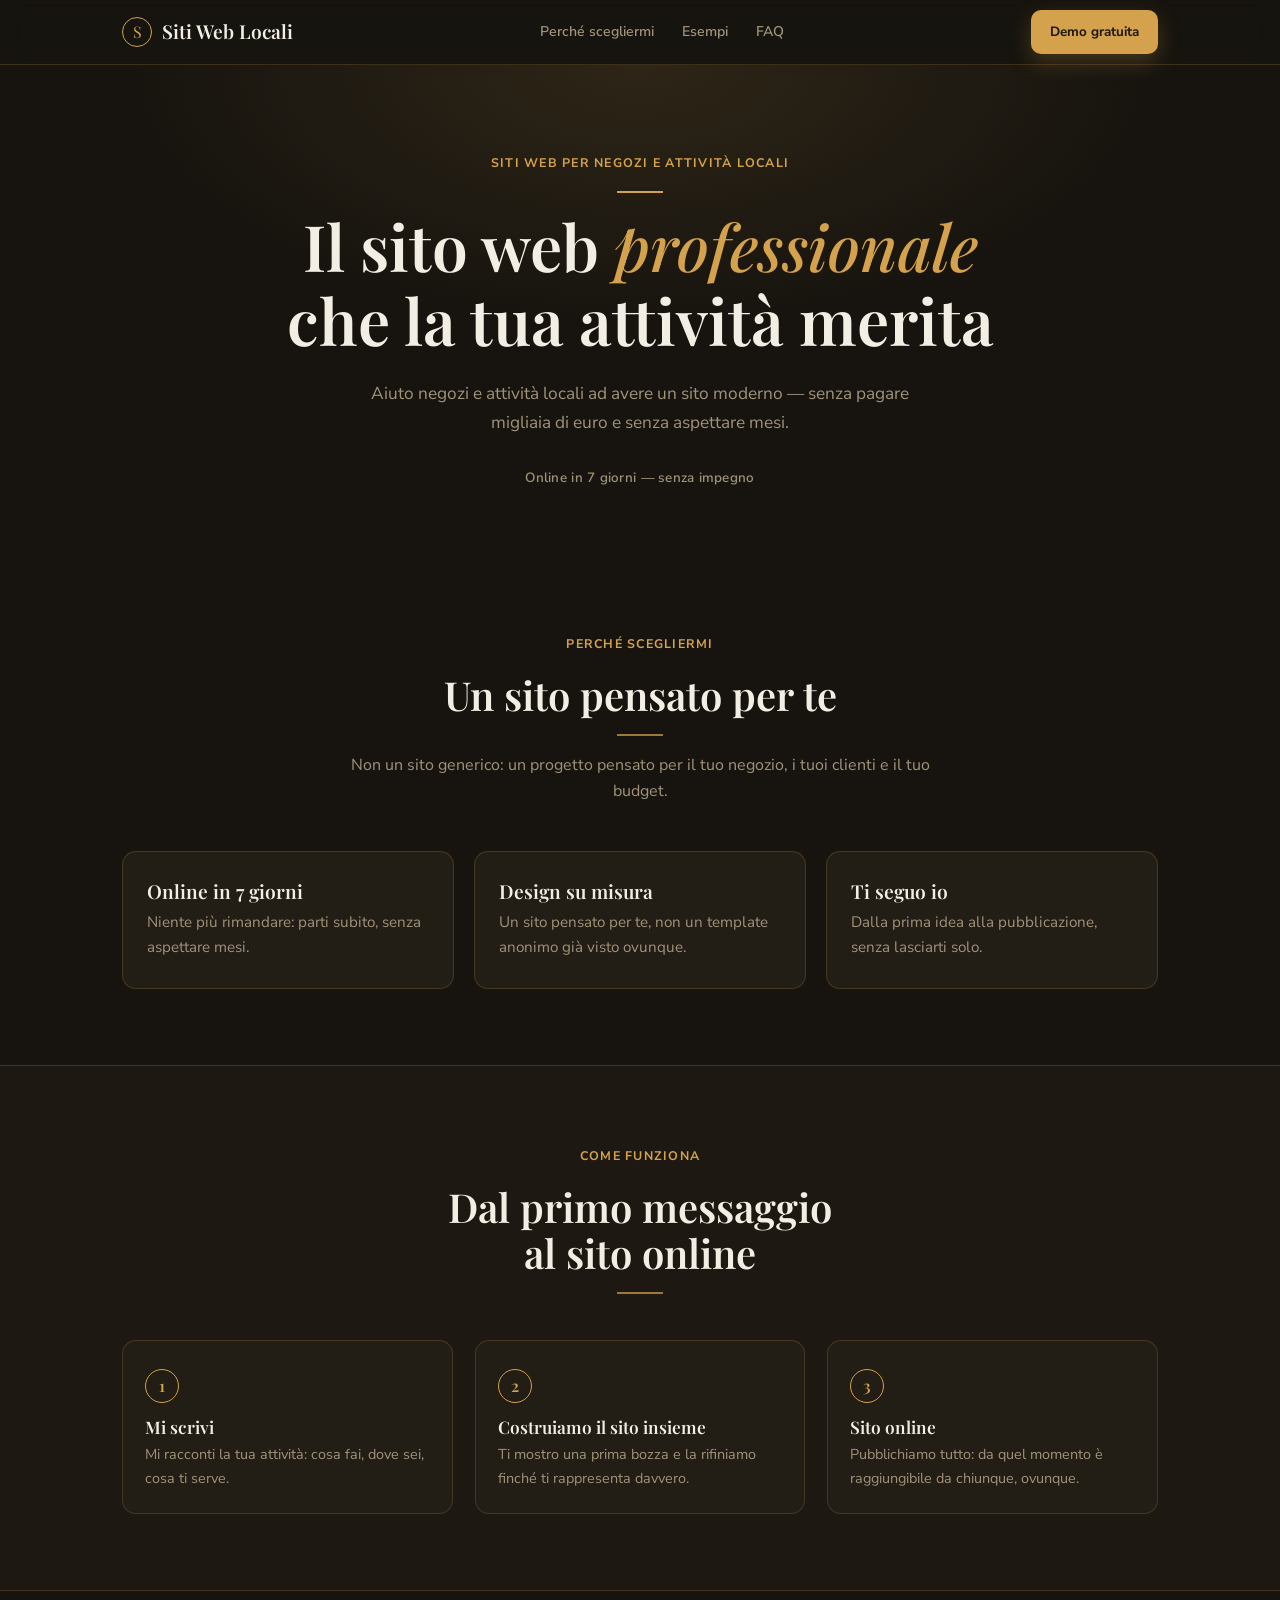
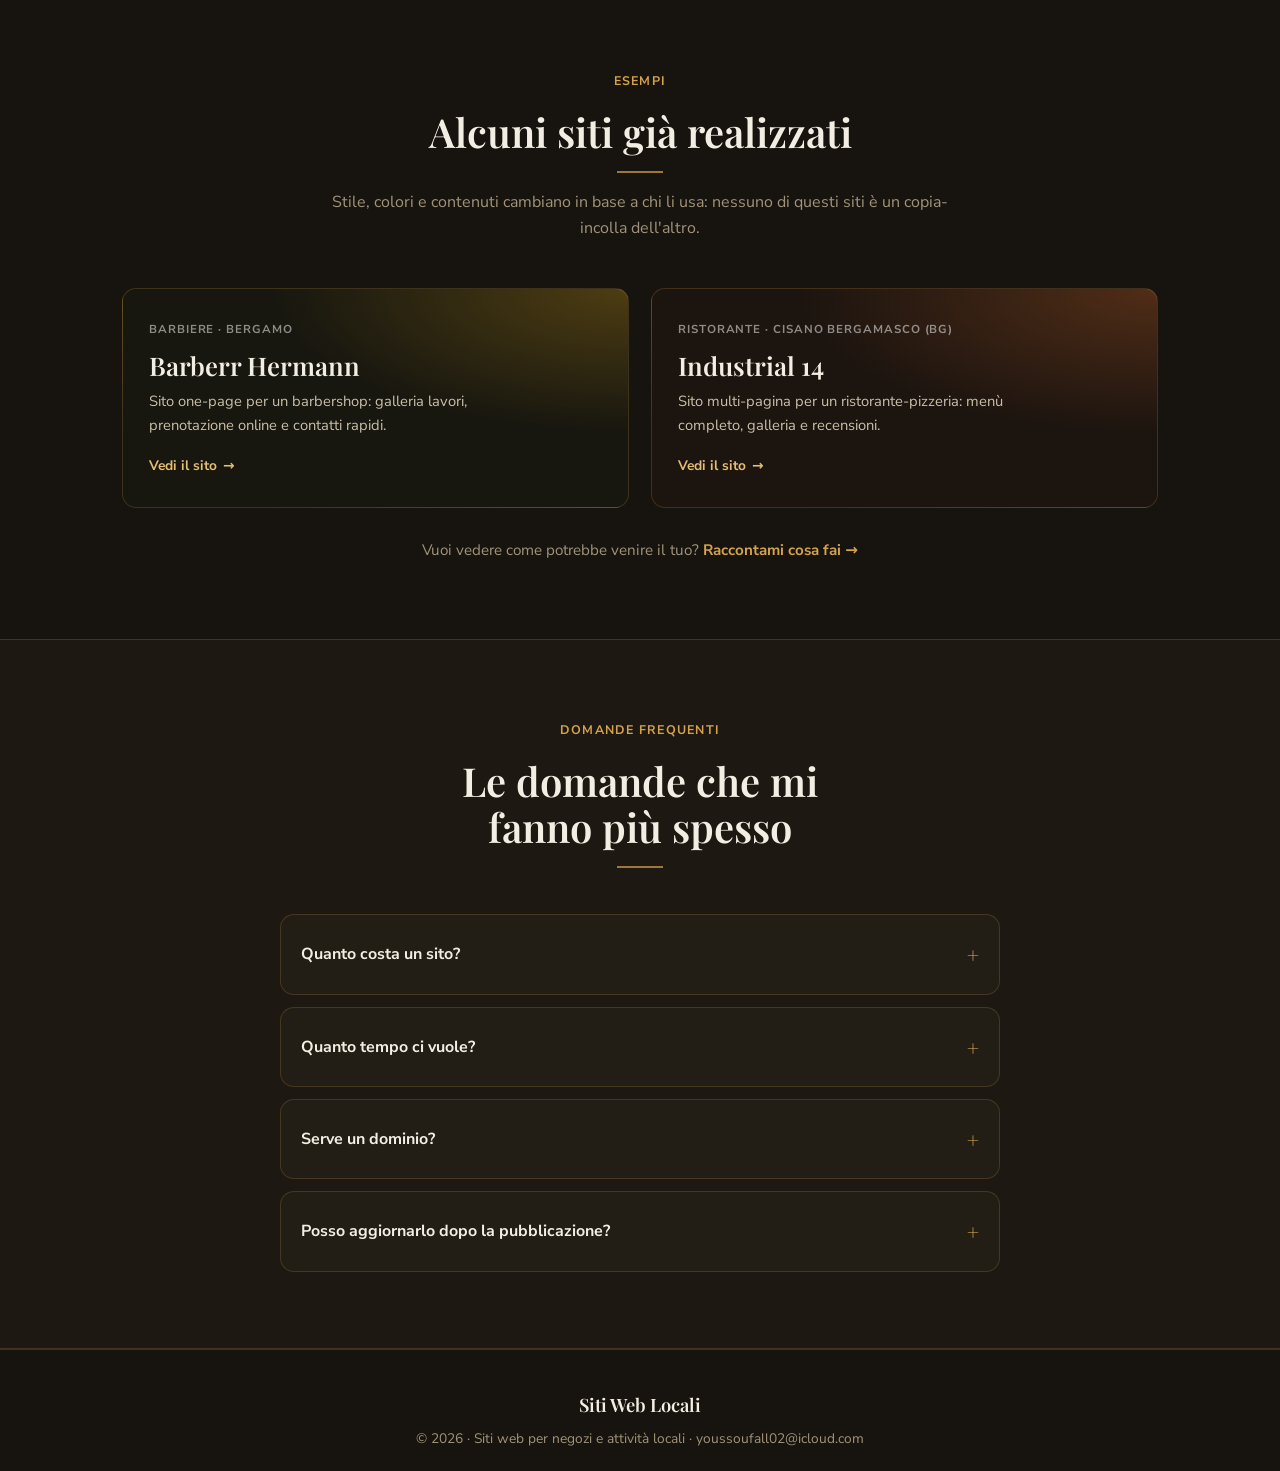
<file: agenzia/index.html>
<!DOCTYPE html>
<html lang="it">
<head>
  <meta charset="UTF-8" />
  <meta name="viewport" content="width=device-width, initial-scale=1.0" />
  <title>Siti Web per Negozi e Attività Locali | Online in 7 Giorni</title>
  <meta name="description" content="Aiuto negozi e attività locali ad avere un sito web professionale, senza pagare migliaia di euro e senza aspettare mesi. Online in 7 giorni, design moderno, demo gratuita." />
  <meta name="theme-color" content="#17140F" />
  <link rel="icon" href="data:image/svg+xml,<svg xmlns=%22http://www.w3.org/2000/svg%22 viewBox=%220 0 100 100%22><circle cx=%2250%22 cy=%2250%22 r=%2244%22 fill=%22%2317140F%22 stroke=%22%23D4A24C%22 stroke-width=%226%22/><text x=%2250%22 y=%2268%22 font-family=%22Georgia,serif%22 font-size=%2258%22 fill=%22%23D4A24C%22 text-anchor=%22middle%22>S</text></svg>" />

  <meta property="og:type" content="website" />
  <meta property="og:title" content="Siti Web per Negozi e Attività Locali" />
  <meta property="og:description" content="Sito professionale per la tua attività, online in 7 giorni. Design moderno, demo gratuita." />
  <meta property="og:locale" content="it_IT" />

  <link rel="preconnect" href="https://fonts.googleapis.com" />
  <link rel="preconnect" href="https://fonts.gstatic.com" crossorigin />
  <link href="https://fonts.googleapis.com/css2?family=Playfair+Display:ital,wght@0,500;0,600;1,500;1,600&family=Nunito+Sans:wght@400;600;700;800&display=swap" rel="stylesheet" />

  <script type="application/ld+json">
  {
    "@context": "https://schema.org",
    "@type": "ProfessionalService",
    "name": "Siti Web per Negozi e Attività Locali",
    "description": "Realizzazione di siti web professionali per negozi e piccole attività locali, online in 7 giorni.",
    "url": "https://youssoufall2002-hash.github.io/portofoglio-/agenzia/",
    "email": "youssoufall02@icloud.com",
    "areaServed": "IT",
    "makesOffer": [
      { "@type": "Offer", "name": "Sito web per negozi e attività locali" }
    ]
  }
  </script>

  <style>
    :root {
      --bg: #17140F;
      --surface: #1D1912;
      --card: #221D15;
      --ink: #F3EEE3;
      --body-text: #D8CFBE;
      --muted: #A0937A;
      --accent: #D4A24C;
      --accent-2: #E6BE72;
      --accent-ink: #1B1509;
      --line: rgba(212,162,76,.2);
      --radius: 14px;
      --btn-radius: 10px;
      --maxw: 1080px;
      --sans: 'Nunito Sans', system-ui, sans-serif;
      --disp: 'Playfair Display', Georgia, serif;
    }
    * { box-sizing: border-box; margin: 0; padding: 0; }
    html { scroll-behavior: smooth; }
    body {
      font-family: var(--sans);
      background: var(--bg); color: var(--body-text);
      line-height: 1.65; -webkit-font-smoothing: antialiased;
      overflow-x: hidden;
      padding-bottom: 64px;
    }
    img { max-width: 100%; display: block; }
    a { color: inherit; text-decoration: none; }
    .wrap { max-width: var(--maxw); margin: 0 auto; padding: 0 22px; }

    .eyebrow {
      font-family: var(--sans); font-weight: 700;
      font-size: .78rem; letter-spacing: .1em; text-transform: uppercase;
      color: var(--accent); display: inline-block;
    }
    .rule { width: 46px; height: 2px; background: var(--accent); margin: 16px auto 0; opacity: .7; }
    h1, h2, h3 { font-family: var(--disp); font-weight: 600; line-height: 1.15; letter-spacing: 0; text-wrap: balance; color: var(--ink); }
    h2 { font-size: clamp(1.8rem, 4.2vw, 2.5rem); }
    section { padding: 76px 0; }
    .section-head { text-align: center; max-width: 620px; margin: 0 auto 46px; }
    .section-head h2 { margin-top: 16px; }
    .section-head p { color: var(--muted); margin-top: 16px; font-family: var(--sans); font-weight: 400; }

    /* Buttons */
    .btn {
      display: inline-flex; align-items: center; gap: 9px;
      padding: 14px 26px; border-radius: var(--btn-radius); font-weight: 700; font-size: .95rem;
      font-family: var(--sans); cursor: pointer; border: 1.5px solid transparent;
      transition: transform .2s cubic-bezier(.22,1,.36,1), background .2s ease, color .2s ease, border-color .2s ease, box-shadow .2s ease;
    }
    .btn:active { transform: scale(.97); }
    .btn-primary { background: var(--accent); color: var(--accent-ink); box-shadow: 0 8px 22px rgba(212,162,76,.25); }
    .btn-primary:hover { background: var(--accent-2); transform: translateY(-2px); box-shadow: 0 12px 28px rgba(212,162,76,.32); }

    /* Header */
    header {
      position: sticky; top: 0; z-index: 50;
      background: rgba(23,20,15,.85); backdrop-filter: blur(10px);
      border-bottom: 1px solid var(--line);
    }
    .nav { display: flex; align-items: center; justify-content: space-between; height: 64px; }
    .brand { display: flex; align-items: center; gap: 10px; }
    .brand .mark { display: inline-flex; align-items: center; justify-content: center; width: 30px; height: 30px; border-radius: 50%; border: 1.5px solid var(--accent); color: var(--accent); font-family: var(--disp); font-size: 1rem; }
    .brand .name { font-family: var(--disp); font-weight: 600; font-size: 1.2rem; color: var(--ink); }
    .nav-links { display: none; gap: 28px; font-family: var(--sans); font-weight: 600; font-size: .88rem; color: var(--muted); }
    .nav-links a { position: relative; }
    .nav-links a::after { content: ""; position: absolute; left: 0; bottom: -5px; height: 2px; width: 100%; background: var(--accent); transform: scaleX(0); transform-origin: left; transition: transform .3s ease; }
    .nav-links a:hover { color: var(--ink); }
    .nav-links a:hover::after { transform: scaleX(1); }
    .nav .btn-primary { display: none; padding: 10px 18px; font-size: .84rem; }

    .hamburger { display: inline-flex; flex-direction: column; gap: 5px; background: none; border: 0; cursor: pointer; padding: 8px; }
    .hamburger span { width: 24px; height: 2px; background: var(--ink); border-radius: 2px; transition: .25s; }
    .hamburger.open span:nth-child(1) { transform: translateY(7px) rotate(45deg); }
    .hamburger.open span:nth-child(2) { opacity: 0; }
    .hamburger.open span:nth-child(3) { transform: translateY(-7px) rotate(-45deg); }
    .mobile-menu { display: none; flex-direction: column; padding: 6px 22px 16px; background: var(--surface); border-bottom: 1px solid var(--line); }
    .mobile-menu.show { display: flex; }
    .mobile-menu a { padding: 13px 4px; font-family: var(--sans); font-weight: 600; font-size: .92rem; color: var(--muted); border-bottom: 1px solid var(--line); }
    .mobile-menu a:last-child { border-bottom: 0; }
    .mobile-menu .mm-cta { color: var(--accent); }

    @media (min-width: 820px) { .nav-links { display: flex; } .nav .btn-primary { display: inline-flex; } .hamburger { display: none; } .mobile-menu { display: none !important; } }

    /* Hero */
    .hero { text-align: center; padding: 84px 0 64px; position: relative; overflow: hidden; }
    .hero::before {
      content: ""; position: absolute; inset: 0;
      background: radial-gradient(720px 360px at 50% 0%, rgba(212,162,76,.12), transparent 72%);
      pointer-events: none;
    }
    .hero .wrap { position: relative; }
    .hero h1 { font-size: clamp(2.2rem, 6vw, 4rem); margin-top: 16px; }
    .hero h1 .hl { color: var(--accent); font-style: italic; font-weight: 500; }
    .hero .sub { color: var(--muted); max-width: 560px; margin: 22px auto 0; font-size: 1.08rem; line-height: 1.7; }
    .hero .meta { color: var(--muted); font-family: var(--sans); font-weight: 600; font-size: .84rem; margin-top: 30px; letter-spacing: .02em; }

    /* Vantaggi */
    .cards { display: grid; gap: 20px; grid-template-columns: 1fr; }
    @media (min-width: 640px) { .cards { grid-template-columns: repeat(2, 1fr); } }
    @media (min-width: 980px) { .cards { grid-template-columns: repeat(3, 1fr); } }
    .card { background: var(--card); border: 1px solid var(--line); border-radius: var(--radius); padding: 28px 24px; transition: transform .3s cubic-bezier(.22,1,.36,1), box-shadow .3s ease, border-color .3s ease; }
    .card:hover { transform: translateY(-5px); box-shadow: 0 20px 44px rgba(0,0,0,.4); border-color: var(--accent); }
    .card h3 { font-size: 1.2rem; margin-bottom: 8px; color: var(--ink); font-weight: 600; }
    .card p { color: var(--muted); font-size: .95rem; }

    /* Come funziona */
    .steps { display: grid; gap: 22px; grid-template-columns: 1fr; }
    @media (min-width: 780px) { .steps { grid-template-columns: repeat(3, 1fr); } }
    .step { position: relative; padding: 28px 22px 22px; background: var(--card); border: 1px solid var(--line); border-radius: var(--radius); }
    .step .num { display: inline-flex; align-items: center; justify-content: center; width: 34px; height: 34px; border-radius: 50%; border: 1.5px solid var(--accent); color: var(--accent); font-family: var(--disp); font-weight: 600; font-size: 1rem; margin-bottom: 14px; }
    .step h3 { font-size: 1.08rem; margin-bottom: 6px; font-weight: 600; }
    .step p { color: var(--muted); font-size: .9rem; }

    /* Portfolio */
    .portfolio-grid { display: grid; gap: 22px; grid-template-columns: 1fr; }
    @media (min-width: 720px) { .portfolio-grid { grid-template-columns: repeat(2, 1fr); } }
    .pf-card { display: block; background: var(--card); color: #fff; border-radius: var(--radius); overflow: hidden; position: relative; min-height: 220px; padding: 26px; border: 1px solid var(--line); transition: transform .35s cubic-bezier(.22,1,.36,1), box-shadow .35s ease, border-color .35s ease; }
    .pf-card:hover { transform: translateY(-6px); box-shadow: 0 20px 44px rgba(0,0,0,.45); border-color: var(--accent); }
    .pf-card .pf-tag { font-family: var(--sans); font-weight: 700; font-size: .72rem; letter-spacing: .08em; text-transform: uppercase; color: rgba(255,255,255,.5); }
    .pf-card h3 { font-size: 1.6rem; margin: 10px 0 8px; font-weight: 600; }
    .pf-card p { color: #C9BFA9; font-size: .92rem; max-width: 380px; }
    .pf-card .pf-link { display: inline-flex; align-items: center; gap: 6px; margin-top: 18px; font-family: var(--sans); font-weight: 700; font-size: .86rem; color: var(--accent-2); }
    .pf-card .pf-link .arrow { transition: transform .25s ease; }
    .pf-card:hover .pf-link .arrow { transform: translateX(5px); }
    .pf-card.hermann { background: radial-gradient(600px 240px at 100% 0%, rgba(201,151,26,.3), transparent 60%), #17160f; }
    .pf-card.industrial { background: radial-gradient(600px 240px at 100% 0%, rgba(216,110,44,.28), transparent 60%), #1c140f; }
    .portfolio-note { text-align: center; color: var(--muted); font-size: .95rem; max-width: 560px; margin: 30px auto 0; }

    /* FAQ */
    .faq { max-width: 720px; margin: 0 auto; display: grid; gap: 12px; }
    .faq details { background: var(--card); border: 1px solid var(--line); border-radius: var(--radius); padding: 6px 20px; }
    .faq summary { cursor: pointer; list-style: none; padding: 16px 0; font-family: var(--sans); font-weight: 700; font-size: 1rem; color: var(--ink); display: flex; justify-content: space-between; align-items: center; gap: 12px; }
    .faq summary::-webkit-details-marker { display: none; }
    .faq summary::after { content: "+"; font-family: var(--disp); font-size: 1.3rem; color: var(--accent); transition: transform .25s ease; flex-shrink: 0; }
    .faq details[open] summary::after { transform: rotate(45deg); }
    .faq .a { color: var(--muted); font-size: .95rem; padding-bottom: 18px; line-height: 1.7; }

    /* Footer */
    footer { text-align: center; padding: 40px 0 20px; color: var(--muted); font-size: .86rem; border-top: 1px solid var(--line); }
    footer .fbrand { font-family: var(--disp); font-weight: 600; font-size: 1.15rem; color: var(--ink); margin-bottom: 8px; }
    footer a:hover { color: var(--accent); }

    /* Sticky mobile bar */
    .mobile-bar { position: fixed; bottom: 0; left: 0; right: 0; z-index: 60; background: var(--surface); border-top: 1px solid var(--line); padding: 10px 16px; display: flex; }
    .mobile-bar a { flex: 1; justify-content: center; }
    @media (min-width: 820px) { .mobile-bar { display: none; } body { padding-bottom: 0; } }

    /* Reveal */
    .reveal { opacity: 0; transform: translateY(22px); transition: opacity .7s ease, transform .7s cubic-bezier(.22,1,.36,1); }
    .reveal.in { opacity: 1; transform: none; }
    .reveal .rule { transform: scaleX(0); transform-origin: center; transition: transform .6s .1s cubic-bezier(.22,1,.36,1); }
    .reveal.in .rule { transform: scaleX(1); }
    .cards .card:nth-child(2) { transition-delay: .07s; }
    .cards .card:nth-child(3) { transition-delay: .14s; }
    .steps .step:nth-child(2) { transition-delay: .07s; }
    .steps .step:nth-child(3) { transition-delay: .14s; }

    @keyframes fadeUp { from { opacity: 0; transform: translateY(28px); } to { opacity: 1; transform: none; } }
    .hero .eyebrow { animation: fadeUp .7s .05s cubic-bezier(.22,1,.36,1) both; }
    .hero .rule { animation: fadeUp .7s .1s cubic-bezier(.22,1,.36,1) both; }
    .hero h1 { animation: fadeUp .7s .16s cubic-bezier(.22,1,.36,1) both; }
    .hero .sub { animation: fadeUp .7s .26s cubic-bezier(.22,1,.36,1) both; }
    .hero .meta { animation: fadeUp .7s .36s cubic-bezier(.22,1,.36,1) both; }

    @media (prefers-reduced-motion: reduce) {
      .reveal, .reveal .rule { opacity: 1; transform: none !important; transition: none; }
      .hero .eyebrow, .hero .rule, .hero h1, .hero .sub, .hero .meta { animation: none; }
      .card:hover, .pf-card:hover, .btn-primary:hover { transform: none; box-shadow: none; }
    }
  </style>
</head>
<body>

  <!-- HEADER -->
  <header>
    <div class="wrap nav">
      <a class="brand" href="#top">
        <span class="mark">S</span>
        <span class="name">Siti Web Locali</span>
      </a>
      <nav class="nav-links">
        <a href="#vantaggi">Perché scegliermi</a>
        <a href="#portfolio">Esempi</a>
        <a href="#faq">FAQ</a>
      </nav>
      <a class="btn btn-primary" href="mailto:youssoufall02@icloud.com?subject=Richiesta%20demo%20gratuita">Demo gratuita</a>
      <button class="hamburger" id="nav-toggle" aria-label="Apri il menu" aria-expanded="false" aria-controls="mobile-menu">
        <span></span><span></span><span></span>
      </button>
    </div>
    <nav class="mobile-menu" id="mobile-menu">
      <a href="#vantaggi">Perché scegliermi</a>
      <a href="#portfolio">Esempi</a>
      <a href="#faq">FAQ</a>
      <a href="mailto:youssoufall02@icloud.com?subject=Richiesta%20demo%20gratuita" class="mm-cta">Demo gratuita</a>
    </nav>
  </header>

  <!-- HERO -->
  <section class="hero" id="top">
    <div class="wrap">
      <span class="eyebrow">Siti web per negozi e attività locali</span>
      <div class="rule"></div>
      <h1>Il sito web <span class="hl">professionale</span> che la tua attività merita</h1>
      <p class="sub">Aiuto negozi e attività locali ad avere un sito moderno — senza pagare migliaia di euro e senza aspettare mesi.</p>
      <p class="meta">Online in 7 giorni — senza impegno</p>
    </div>
  </section>

  <!-- VANTAGGI -->
  <section id="vantaggi">
    <div class="wrap">
      <div class="section-head reveal">
        <span class="eyebrow">Perché scegliermi</span>
        <h2>Un sito pensato per te</h2>
        <div class="rule"></div>
        <p>Non un sito generico: un progetto pensato per il tuo negozio, i tuoi clienti e il tuo budget.</p>
      </div>
      <div class="cards">
        <div class="card reveal">
          <h3>Online in 7 giorni</h3>
          <p>Niente più rimandare: parti subito, senza aspettare mesi.</p>
        </div>
        <div class="card reveal">
          <h3>Design su misura</h3>
          <p>Un sito pensato per te, non un template anonimo già visto ovunque.</p>
        </div>
        <div class="card reveal">
          <h3>Ti seguo io</h3>
          <p>Dalla prima idea alla pubblicazione, senza lasciarti solo.</p>
        </div>
      </div>
    </div>
  </section>

  <!-- COME FUNZIONA -->
  <section style="background:var(--surface);border-top:1px solid var(--line);border-bottom:1px solid var(--line)">
    <div class="wrap">
      <div class="section-head reveal">
        <span class="eyebrow">Come funziona</span>
        <h2>Dal primo messaggio al sito online</h2>
        <div class="rule"></div>
      </div>
      <div class="steps">
        <div class="step reveal">
          <span class="num">1</span>
          <h3>Mi scrivi</h3>
          <p>Mi racconti la tua attività: cosa fai, dove sei, cosa ti serve.</p>
        </div>
        <div class="step reveal">
          <span class="num">2</span>
          <h3>Costruiamo il sito insieme</h3>
          <p>Ti mostro una prima bozza e la rifiniamo finché ti rappresenta davvero.</p>
        </div>
        <div class="step reveal">
          <span class="num">3</span>
          <h3>Sito online</h3>
          <p>Pubblichiamo tutto: da quel momento è raggiungibile da chiunque, ovunque.</p>
        </div>
      </div>
    </div>
  </section>

  <!-- PORTFOLIO -->
  <section id="portfolio">
    <div class="wrap">
      <div class="section-head reveal">
        <span class="eyebrow">Esempi</span>
        <h2>Alcuni siti già realizzati</h2>
        <div class="rule"></div>
        <p>Stile, colori e contenuti cambiano in base a chi li usa: nessuno di questi siti è un copia-incolla dell'altro.</p>
      </div>
      <div class="portfolio-grid">
        <a class="pf-card hermann reveal" href="../index.html">
          <span class="pf-tag">Barbiere · Bergamo</span>
          <h3>Barberr Hermann</h3>
          <p>Sito one-page per un barbershop: galleria lavori, prenotazione online e contatti rapidi.</p>
          <span class="pf-link">Vedi il sito <span class="arrow">→</span></span>
        </a>
        <a class="pf-card industrial reveal" href="../industrial14/index.html">
          <span class="pf-tag">Ristorante · Cisano Bergamasco (BG)</span>
          <h3>Industrial 14</h3>
          <p>Sito multi-pagina per un ristorante-pizzeria: menù completo, galleria e recensioni.</p>
          <span class="pf-link">Vedi il sito <span class="arrow">→</span></span>
        </a>
      </div>
      <p class="portfolio-note">Vuoi vedere come potrebbe venire il tuo? <a href="mailto:youssoufall02@icloud.com?subject=Richiesta%20demo%20gratuita" style="color:var(--accent);font-weight:700">Raccontami cosa fai →</a></p>
    </div>
  </section>

  <!-- FAQ -->
  <section id="faq" style="background:var(--surface);border-top:1px solid var(--line);border-bottom:1px solid var(--line)">
    <div class="wrap">
      <div class="section-head reveal">
        <span class="eyebrow">Domande frequenti</span>
        <h2>Le domande che mi fanno più spesso</h2>
        <div class="rule"></div>
      </div>
      <div class="faq reveal">
        <details>
          <summary>Quanto costa un sito?</summary>
          <div class="a">Dipende dalla complessità: numero di pagine, funzionalità richieste, contenuti. Mandami due righe e ti preparo un preventivo gratuito in base a quello che ti serve.</div>
        </details>
        <details>
          <summary>Quanto tempo ci vuole?</summary>
          <div class="a">In genere il sito è online entro 7 giorni dal primo contatto, se testi e foto della tua attività sono già pronti.</div>
        </details>
        <details>
          <summary>Serve un dominio?</summary>
          <div class="a">Sì. Ti aiuto a scegliere e collegare un dominio professionale (es. tuaattivita.it), così il sito ha un indirizzo tutto suo.</div>
        </details>
        <details>
          <summary>Posso aggiornarlo dopo la pubblicazione?</summary>
          <div class="a">Certo — restiamo in contatto per modifiche, aggiunte o aggiornamenti ogni volta che ne hai bisogno.</div>
        </details>
      </div>
    </div>
  </section>

  <!-- FOOTER -->
  <footer>
    <div class="wrap">
      <div class="fbrand">Siti Web Locali</div>
      <div>© <span id="year"></span> · Siti web per negozi e attività locali · <a href="mailto:youssoufall02@icloud.com">youssoufall02@icloud.com</a></div>
    </div>
  </footer>

  <!-- STICKY MOBILE BAR -->
  <div class="mobile-bar">
    <a class="btn btn-primary" href="mailto:youssoufall02@icloud.com?subject=Richiesta%20demo%20gratuita">Contattami</a>
  </div>

  <script>
    document.getElementById('year').textContent = new Date().getFullYear();

    // Menu mobile (hamburger)
    (function(){
      var toggle = document.getElementById('nav-toggle');
      var menu = document.getElementById('mobile-menu');
      if (!toggle || !menu) return;
      function close(){ menu.classList.remove('show'); toggle.classList.remove('open'); toggle.setAttribute('aria-expanded', 'false'); }
      function open(){ menu.classList.add('show'); toggle.classList.add('open'); toggle.setAttribute('aria-expanded', 'true'); }
      toggle.addEventListener('click', function(){ menu.classList.contains('show') ? close() : open(); });
      menu.querySelectorAll('a').forEach(function(a){ a.addEventListener('click', close); });
    })();

    // Reveal on scroll
    var io = new IntersectionObserver(function(es){ es.forEach(function(e){ if(e.isIntersecting){ e.target.classList.add('in'); io.unobserve(e.target); } }); }, { threshold: .12 });
    document.querySelectorAll('.reveal').forEach(function(el){ io.observe(el); });
  </script>
</body>
</html>
</file>
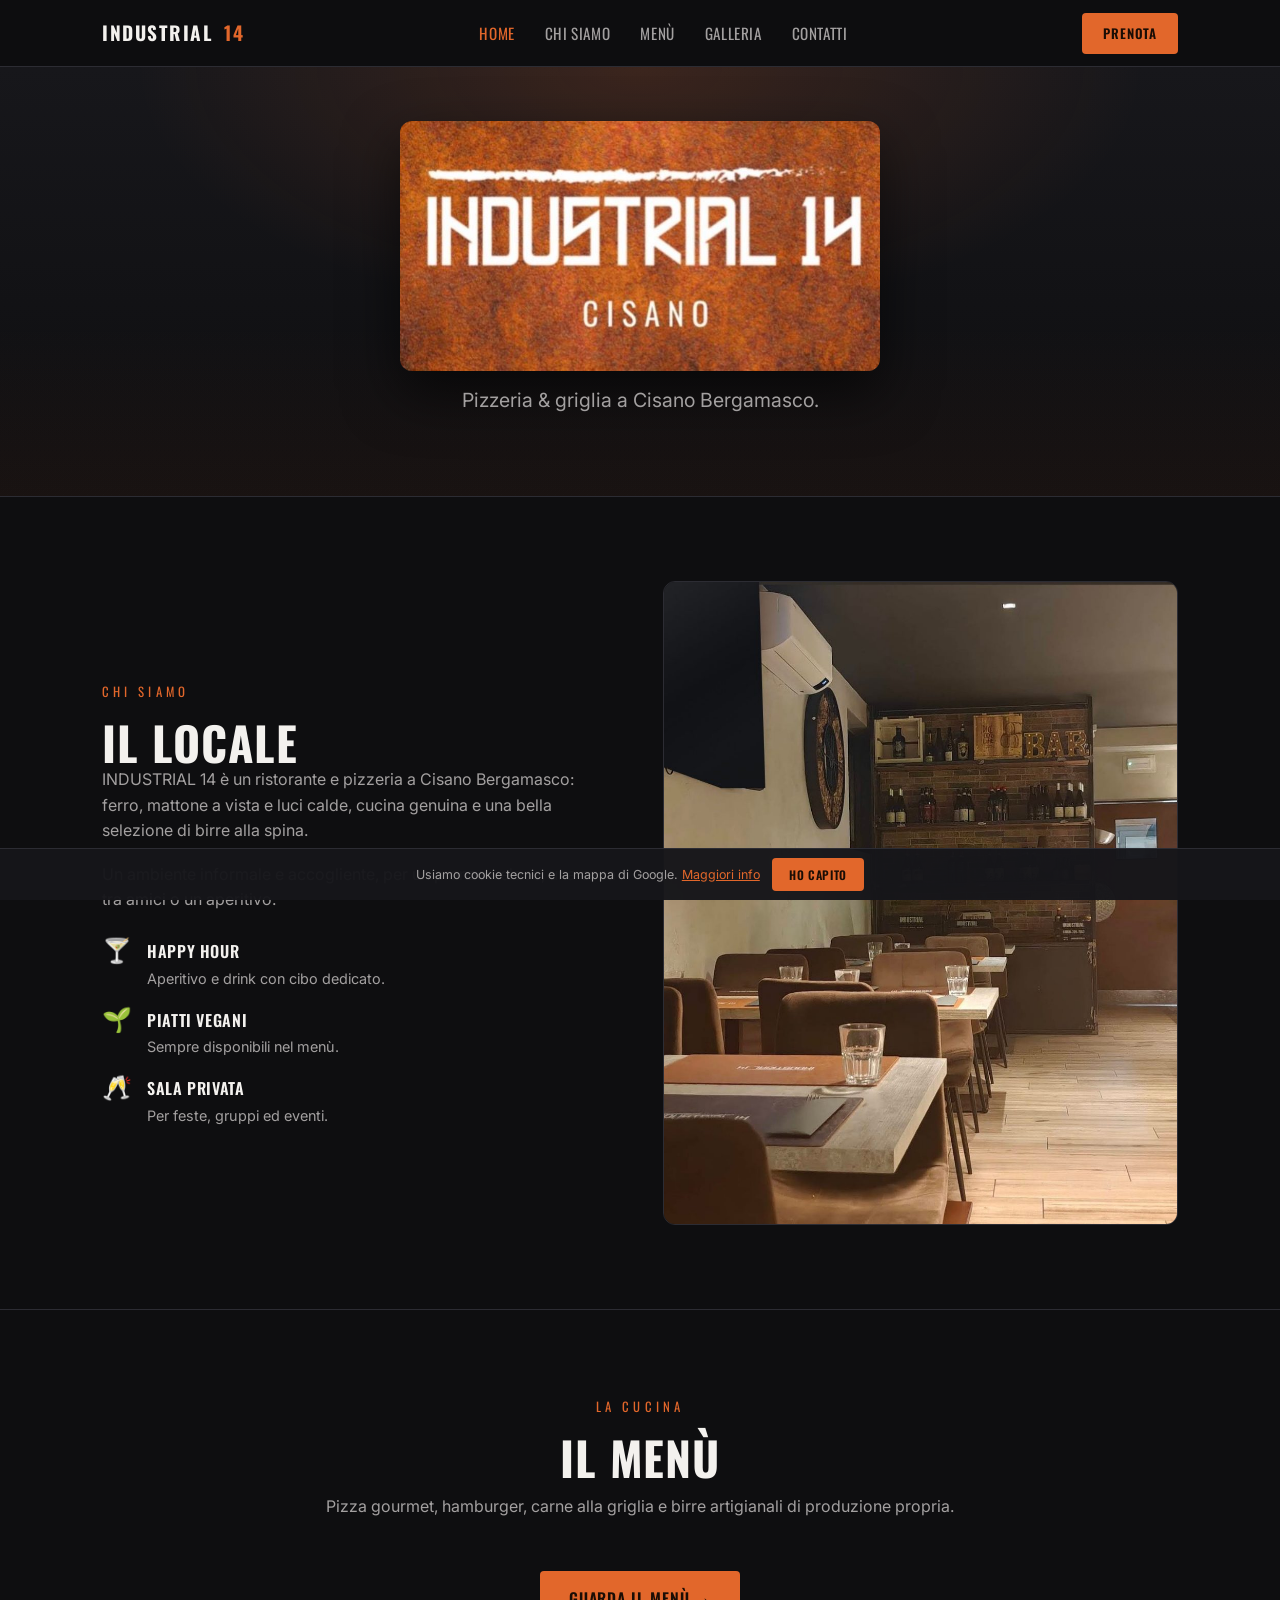
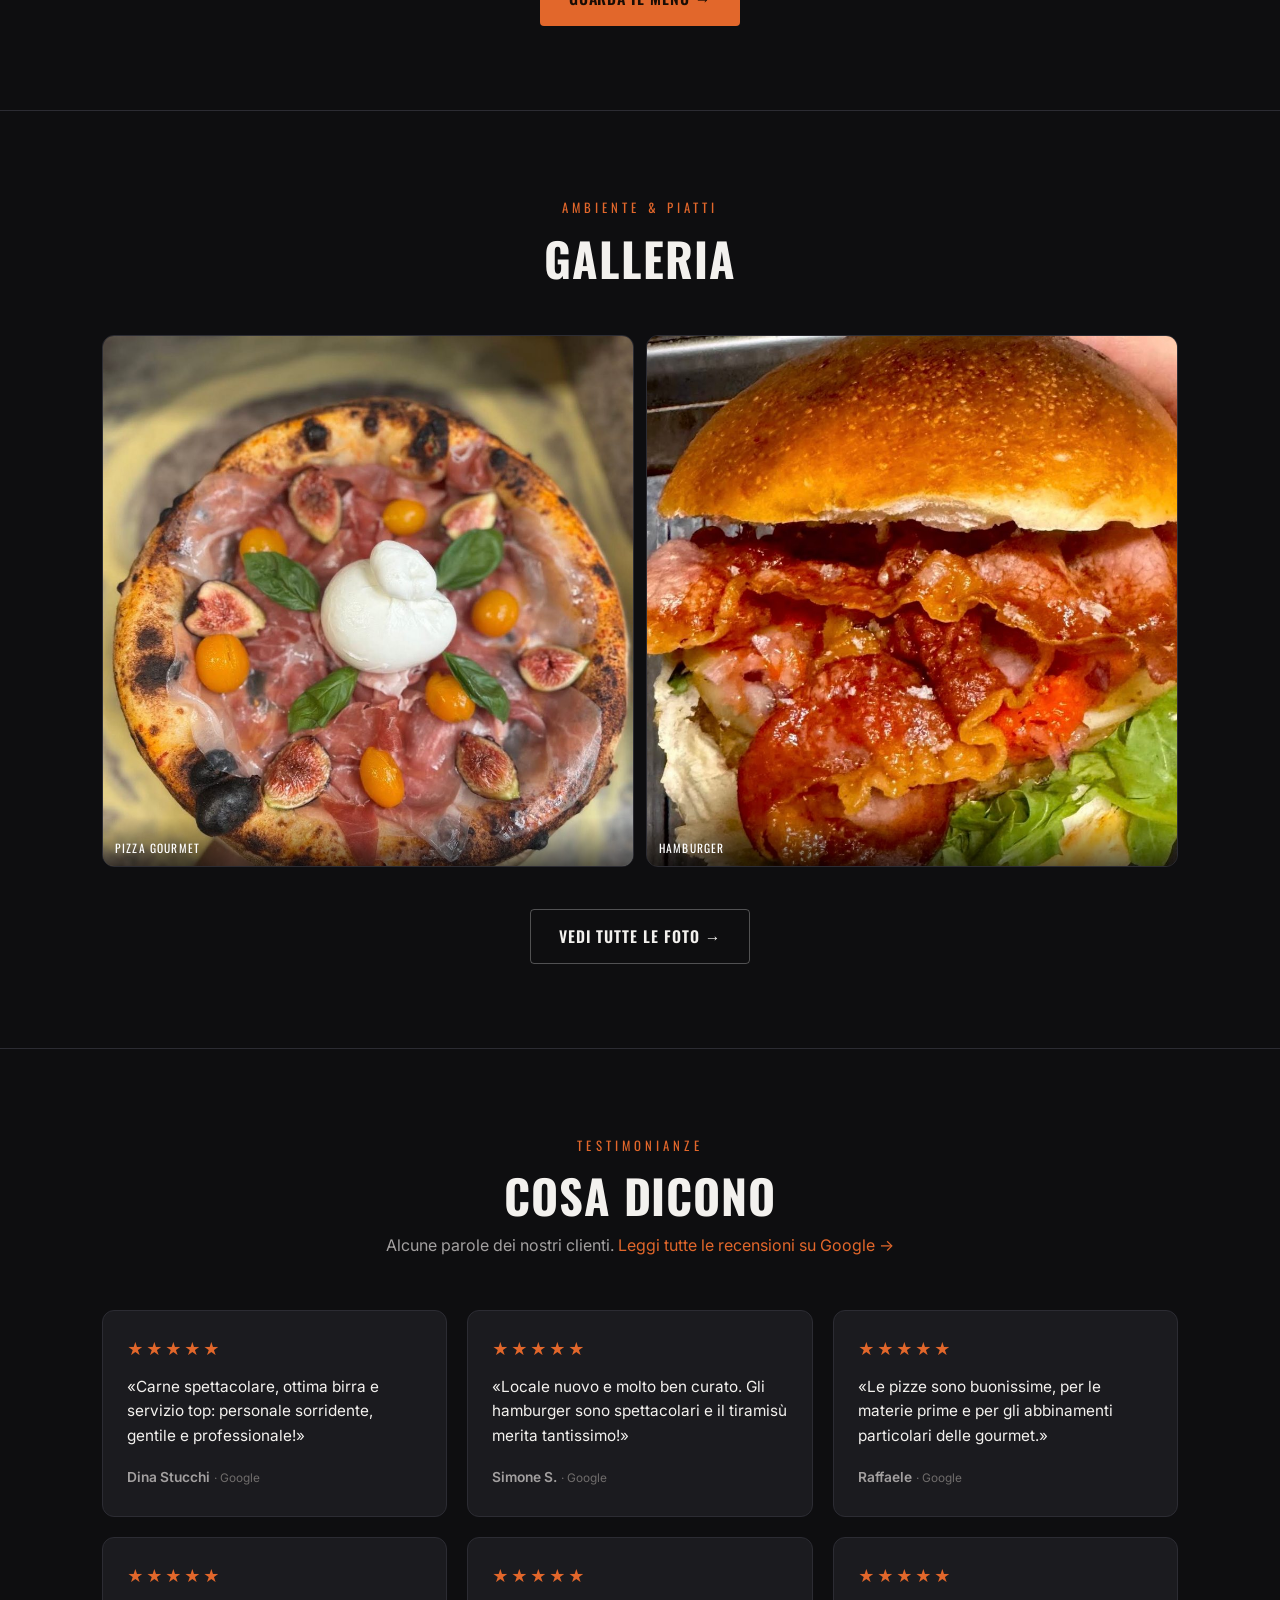
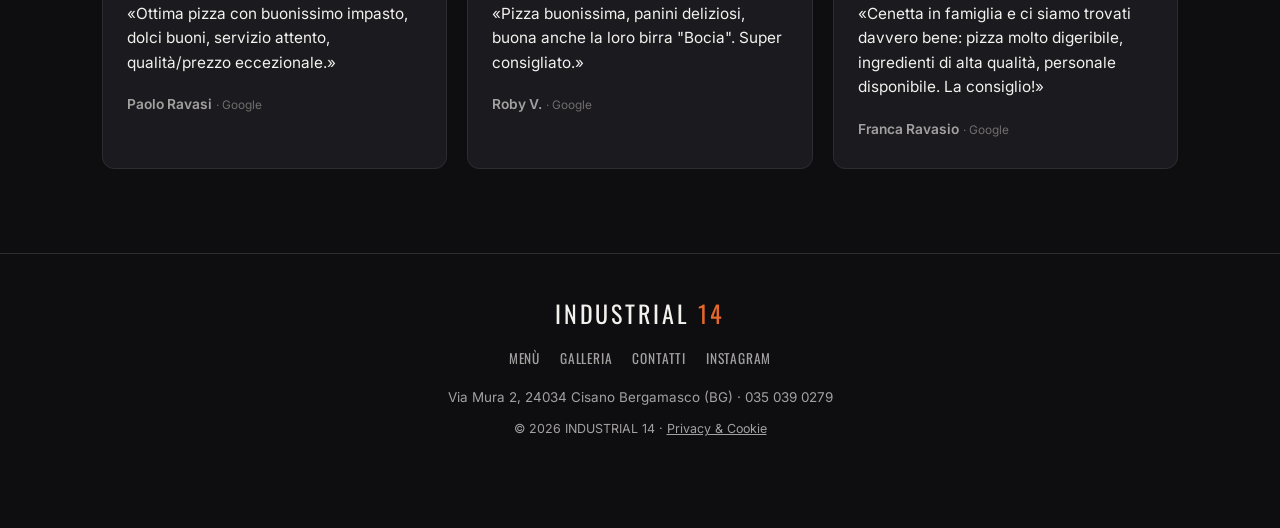
<file: industrial14/index.html>
<!DOCTYPE html>
<html lang="it">
<head>
  <meta charset="UTF-8" />
  <meta name="viewport" content="width=device-width, initial-scale=1.0" />
  <title>INDUSTRIAL 14 — Ristorante e pizzeria a Cisano Bergamasco (BG)</title>
  <meta name="description" content="INDUSTRIAL 14 — pizzeria e ristorante a Cisano Bergamasco. Pizza gourmet, hamburger, carne e birre artigianali in Via Mura 2. Prenota il tuo tavolo." />
  <meta name="theme-color" content="#0e0e10" />

  <meta property="og:type" content="restaurant" />
  <meta property="og:title" content="INDUSTRIAL 14 — Ristorante a Cisano Bergamasco" />
  <meta property="og:description" content="Pizzeria e griglia a Cisano Bergamasco. Via Mura 2 (BG)." />
  <meta property="og:image" content="img/industrial14-logo.jpg" />
  <meta property="og:locale" content="it_IT" />

  <link rel="preconnect" href="https://fonts.googleapis.com">
  <link rel="preconnect" href="https://fonts.gstatic.com" crossorigin>
  <link href="https://fonts.googleapis.com/css2?family=Oswald:wght@400;500;600;700&family=Inter:wght@400;500;600&display=swap" rel="stylesheet">
  <link rel="icon" type="image/png" href="favicon.png">
  <link rel="apple-touch-icon" href="favicon.png">
  <link rel="stylesheet" href="style.css">

  <script type="application/ld+json">
  {
    "@context": "https://schema.org",
    "@type": "Restaurant",
    "name": "INDUSTRIAL 14",
    "description": "Ristorante e pizzeria a Cisano Bergamasco con cucina, drink e atmosfera industrial.",
    "url": "https://youssoufall2002-hash.github.io/portofoglio-/industrial14/",
    "servesCuisine": ["Pizza", "Italiana", "Hamburger", "Vegana"],
    "priceRange": "€€",
    "telephone": "+39 035 039 0279",
    "address": {
      "@type": "PostalAddress",
      "streetAddress": "Via Mura 2",
      "addressLocality": "Cisano Bergamasco",
      "addressRegion": "BG",
      "postalCode": "24034",
      "addressCountry": "IT"
    },
    "openingHoursSpecification": [
      { "@type": "OpeningHoursSpecification", "dayOfWeek": "Monday", "opens": "11:30", "closes": "14:30" },
      { "@type": "OpeningHoursSpecification", "dayOfWeek": ["Tuesday","Wednesday","Thursday","Sunday"], "opens": "11:30", "closes": "14:30" },
      { "@type": "OpeningHoursSpecification", "dayOfWeek": ["Tuesday","Wednesday","Thursday","Sunday"], "opens": "17:30", "closes": "23:59" },
      { "@type": "OpeningHoursSpecification", "dayOfWeek": ["Friday","Saturday"], "opens": "11:30", "closes": "14:30" },
      { "@type": "OpeningHoursSpecification", "dayOfWeek": ["Friday","Saturday"], "opens": "17:30", "closes": "01:00" }
    ],
    "sameAs": [
      "https://www.instagram.com/industrial14_cisano/",
      "https://www.facebook.com/p/Industrial14-Cisano-61581664965413/"
    ]
  }
  </script>
</head>
<body>

  <!-- HEADER -->
  <header>
    <div class="wrap nav">
      <a class="brand" href="index.html">INDUSTRIAL <span style="color:var(--accent)">14</span></a>
      <nav class="nav-links">
        <a href="index.html" class="active">Home</a>
        <a href="index.html#locale">Chi siamo</a>
        <a href="menu.html">Menù</a>
        <a href="galleria.html">Galleria</a>
        <a href="contatti.html">Contatti</a>
      </nav>
      <div class="nav-actions">
        <a class="btn btn-accent nav-book" href="contatti.html#prenota">Prenota</a>
        <button class="nav-toggle" id="navToggle" aria-label="Apri menu" aria-controls="navOverlay" aria-expanded="false"><span></span><span></span><span></span></button>
      </div>
    </div>
  </header>

  <!-- MENU A SCHERMO INTERO -->
  <div class="nav-overlay" id="navOverlay" aria-hidden="true">
    <button class="nav-close" id="navClose" aria-label="Chiudi menu">&times;</button>
    <nav class="nav-overlay-links">
      <a href="index.html" class="active">Home</a>
      <a href="index.html#locale">Chi siamo</a>
      <a href="menu.html">Menù</a>
      <a href="galleria.html">Galleria</a>
      <a href="contatti.html">Contatti</a>
      <a class="ov-book" href="contatti.html#prenota">Prenota</a>
    </nav>
  </div>

  <!-- HERO -->
  <section class="hero">
    <div class="wrap">
      <h1 class="hero-logo-wrap"><img class="hero-logo" src="img/industrial14-logo.jpg" alt="INDUSTRIAL 14 — Cisano Bergamasco"></h1>
      <p class="sub">Pizzeria &amp; griglia a Cisano Bergamasco.</p>
    </div>
  </section>

  <!-- CHI SIAMO -->
  <section id="locale">
    <div class="wrap">
      <div class="about-grid">
        <div class="about-text reveal">
          <span class="eyebrow">Chi siamo</span>
          <h2>Il locale</h2>
          <p>INDUSTRIAL 14 è un ristorante e pizzeria a Cisano Bergamasco: ferro, mattone a vista e luci calde, cucina genuina e una bella selezione di birre alla spina.</p>
          <p>Un ambiente informale e accogliente, per un pranzo veloce, una cena tra amici o un aperitivo.</p>
          <div class="features">
            <div class="feature"><span class="ico">🍸</span><div><b>Happy Hour</b><p>Aperitivo e drink con cibo dedicato.</p></div></div>
            <div class="feature"><span class="ico">🌱</span><div><b>Piatti vegani</b><p>Sempre disponibili nel menù.</p></div></div>
            <div class="feature"><span class="ico">🥂</span><div><b>Sala privata</b><p>Per feste, gruppi ed eventi.</p></div></div>
          </div>
        </div>
        <div class="about-visual reveal">
          <img src="img/industrial14-sala.jpg" alt="Sala di INDUSTRIAL 14 con tavoli e parete bar in mattoni" loading="lazy">
        </div>
      </div>
    </div>
  </section>

  <!-- MENU (richiamo unico) -->
  <section id="menu">
    <div class="wrap">
      <div class="section-head reveal">
        <span class="eyebrow">La cucina</span>
        <h2>Il menù</h2>
        <p>Pizza gourmet, hamburger, carne alla griglia e birre artigianali di produzione propria.</p>
      </div>
      <div class="center-cta reveal">
        <a class="btn btn-accent" href="menu.html">Guarda il menù →</a>
      </div>
    </div>
  </section>

  <!-- GALLERIA (anteprima ordinata) -->
  <section id="galleria">
    <div class="wrap">
      <div class="section-head reveal">
        <span class="eyebrow">Ambiente &amp; piatti</span>
        <h2>Galleria</h2>
      </div>
      <div class="gallery teaser reveal">
        <div class="shot"><img src="img/industrial14-pizza-burrata-fichi.jpg" alt="Pizza gourmet con burrata, crudo e fichi — INDUSTRIAL 14" loading="lazy"><span class="shot-label">Pizza gourmet</span></div>
        <div class="shot"><img src="img/industrial14-hamburger-bacon.jpg" alt="Hamburger con bacon croccante — INDUSTRIAL 14" loading="lazy"><span class="shot-label">Hamburger</span></div>
      </div>
      <div class="center-cta reveal">
        <a class="btn btn-ghost" href="galleria.html">Vedi tutte le foto →</a>
      </div>
    </div>
  </section>

  <!-- RECENSIONI -->
  <section id="recensioni">
    <div class="wrap">
      <div class="section-head reveal">
        <span class="eyebrow">Testimonianze</span>
        <h2>Cosa dicono</h2>
        <p>Alcune parole dei nostri clienti. <a href="https://www.google.com/search?q=INDUSTRIAL+14+Cisano+Bergamasco" target="_blank" rel="noopener" style="color:var(--accent)">Leggi tutte le recensioni su Google →</a></p>
      </div>
      <div class="reviews reveal">
        <div class="review">
          <div class="stars">★★★★★</div>
          <p>«Carne spettacolare, ottima birra e servizio top: personale sorridente, gentile e professionale!»</p>
          <span class="who">Dina Stucchi</span> <span class="via">· Google</span>
        </div>
        <div class="review">
          <div class="stars">★★★★★</div>
          <p>«Locale nuovo e molto ben curato. Gli hamburger sono spettacolari e il tiramisù merita tantissimo!»</p>
          <span class="who">Simone S.</span> <span class="via">· Google</span>
        </div>
        <div class="review">
          <div class="stars">★★★★★</div>
          <p>«Le pizze sono buonissime, per le materie prime e per gli abbinamenti particolari delle gourmet.»</p>
          <span class="who">Raffaele</span> <span class="via">· Google</span>
        </div>
        <div class="review">
          <div class="stars">★★★★★</div>
          <p>«Ottima pizza con buonissimo impasto, dolci buoni, servizio attento, qualità/prezzo eccezionale.»</p>
          <span class="who">Paolo Ravasi</span> <span class="via">· Google</span>
        </div>
        <div class="review">
          <div class="stars">★★★★★</div>
          <p>«Pizza buonissima, panini deliziosi, buona anche la loro birra "Bocia". Super consigliato.»</p>
          <span class="who">Roby V.</span> <span class="via">· Google</span>
        </div>
        <div class="review">
          <div class="stars">★★★★★</div>
          <p>«Cenetta in famiglia e ci siamo trovati davvero bene: pizza molto digeribile, ingredienti di alta qualità, personale disponibile. La consiglio!»</p>
          <span class="who">Franca Ravasio</span> <span class="via">· Google</span>
        </div>
      </div>
    </div>
  </section>

  <!-- FOOTER -->
  <footer>
    <div class="wrap">
      <div class="fbrand">INDUSTRIAL <span>14</span></div>
      <div class="socials">
        <a href="menu.html">Menù</a>
        <a href="galleria.html">Galleria</a>
        <a href="contatti.html">Contatti</a>
        <a href="https://www.instagram.com/industrial14_cisano/" target="_blank" rel="noopener">Instagram</a>
      </div>
      <div>Via Mura 2, 24034 Cisano Bergamasco (BG) · 035 039 0279</div>
      <div class="legal">© <span id="year"></span> INDUSTRIAL 14 · <a href="#" onclick="alert('Inserire qui la Privacy &amp; Cookie Policy.');return false;">Privacy &amp; Cookie</a></div>
    </div>
  </footer>


  <!-- COOKIE BANNER -->
  <div class="cookie hidden" id="cookie">
    <p>Usiamo cookie tecnici e la mappa di Google. <a href="#" onclick="alert('Inserire la Cookie Policy completa.');return false;">Maggiori info</a></p>
    <button class="btn btn-accent" onclick="acceptCookie()">Ho capito</button>
  </div>

  <script src="script.js"></script>
</body>
</html>
</file>
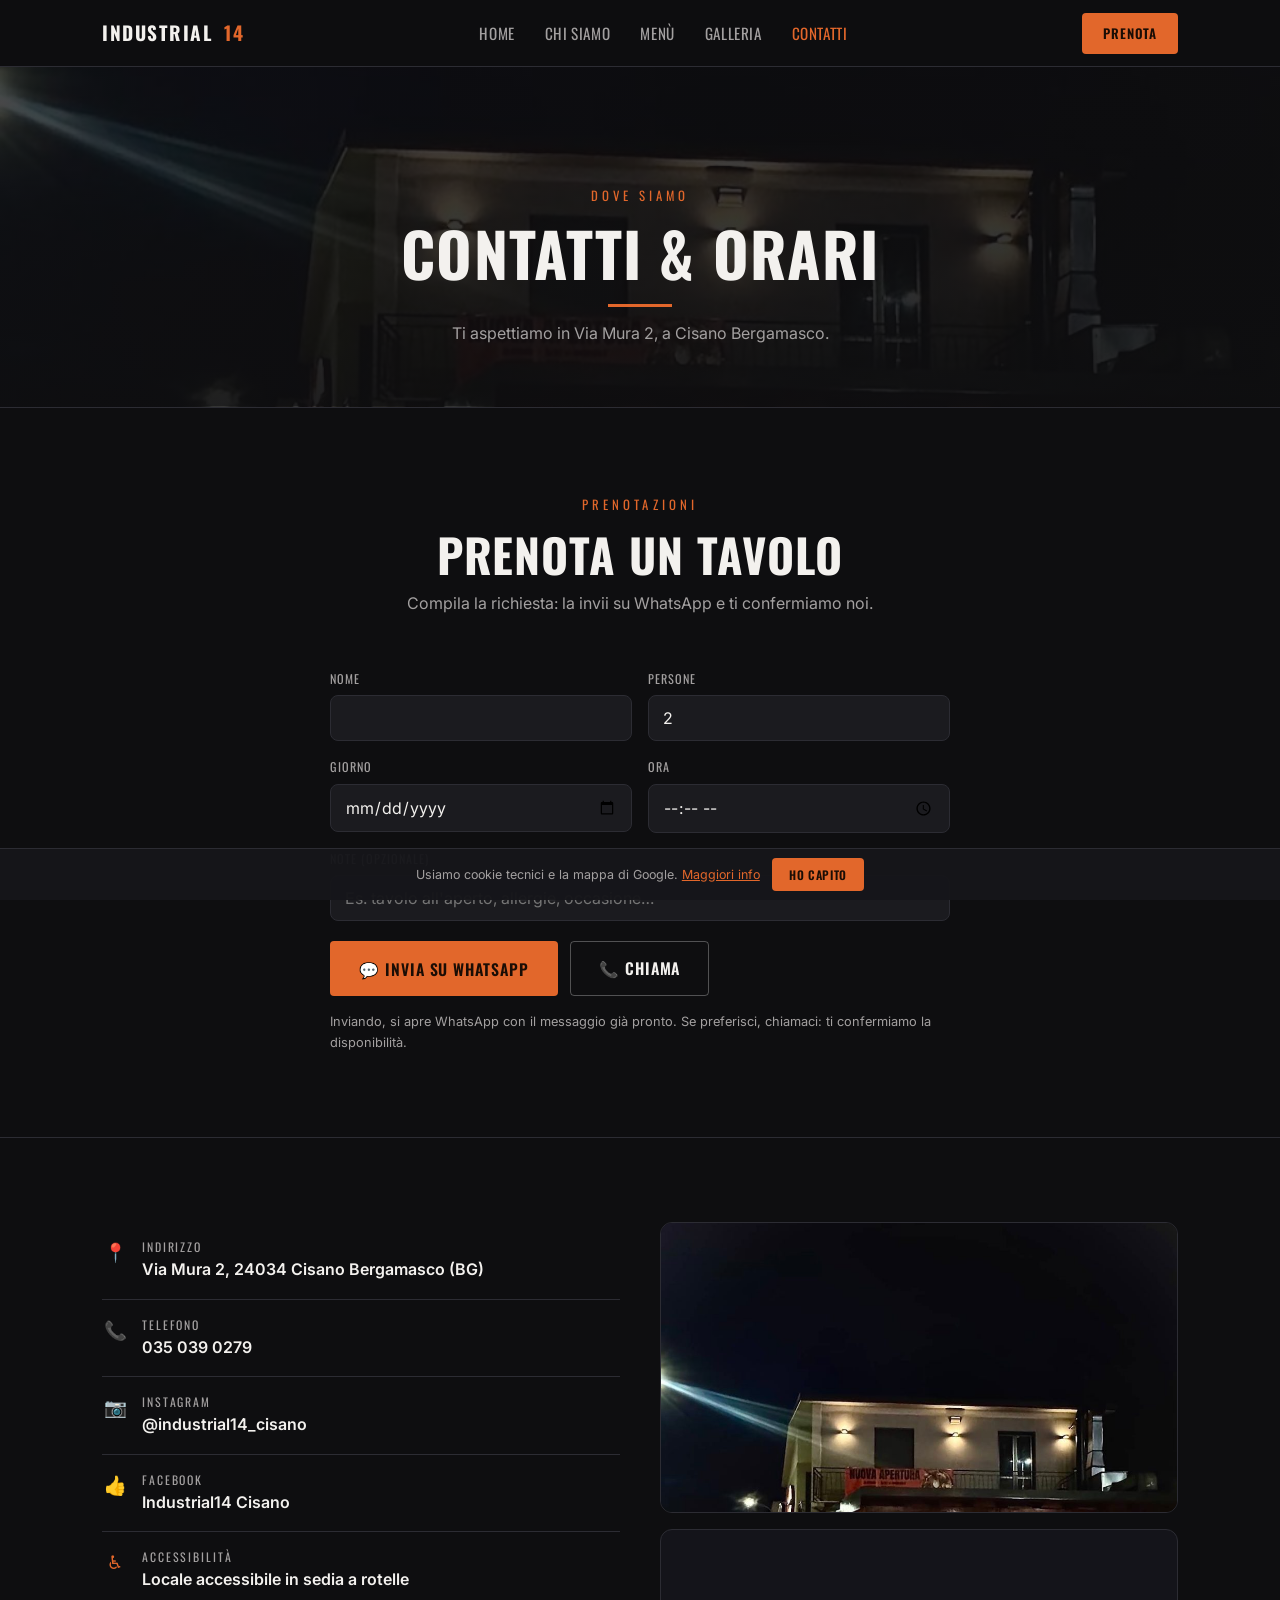
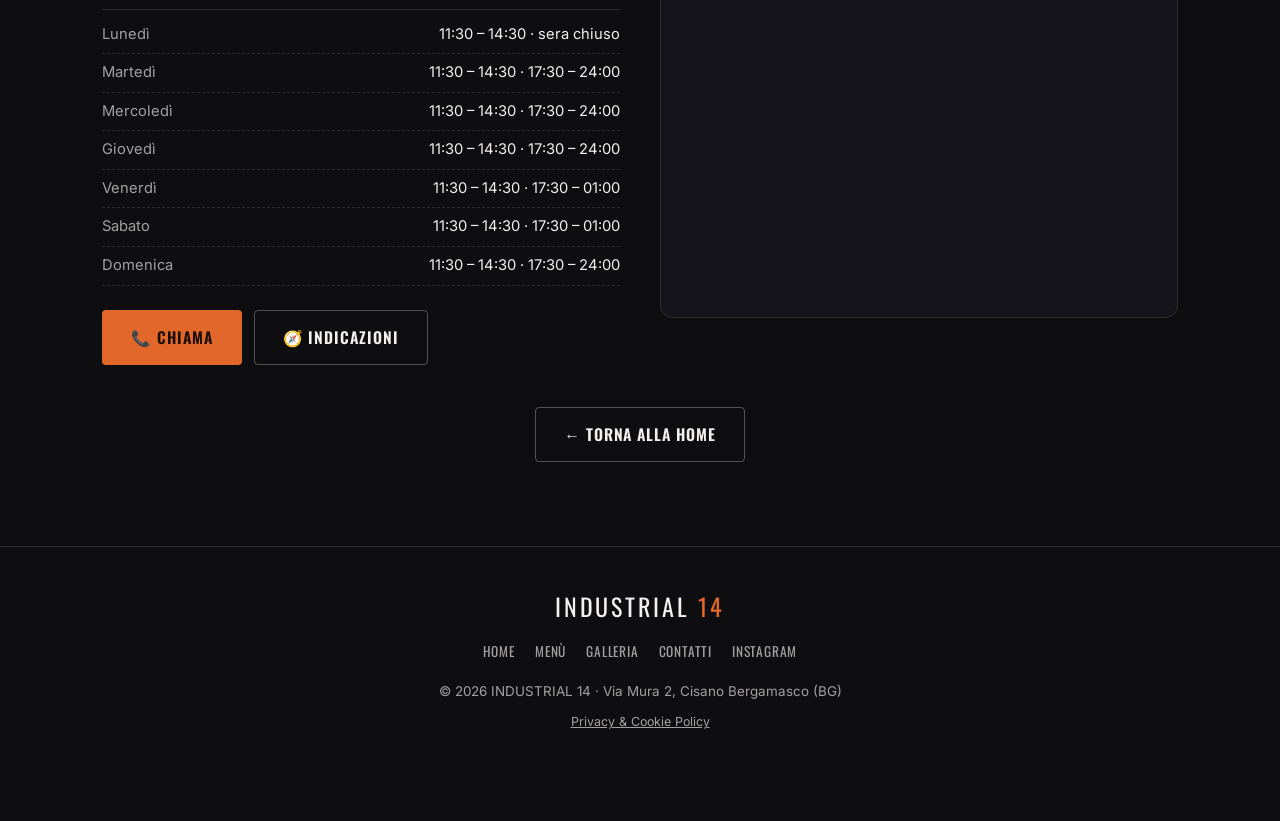
<file: industrial14/contatti.html>
<!DOCTYPE html>
<html lang="it">
<head>
  <meta charset="UTF-8" />
  <meta name="viewport" content="width=device-width, initial-scale=1.0" />
  <title>Contatti &amp; orari — INDUSTRIAL 14, Cisano Bergamasco</title>
  <meta name="description" content="Contatti e orari di INDUSTRIAL 14: Via Mura 2, Cisano Bergamasco (BG). Telefono 035 039 0279. Aperto pranzo e cena, accessibile in sedia a rotelle." />
  <meta name="theme-color" content="#0e0e10" />
  <link rel="preconnect" href="https://fonts.googleapis.com">
  <link rel="preconnect" href="https://fonts.gstatic.com" crossorigin>
  <link href="https://fonts.googleapis.com/css2?family=Oswald:wght@400;500;600;700&family=Inter:wght@400;500;600&display=swap" rel="stylesheet">
  <link rel="icon" type="image/png" href="favicon.png">
  <link rel="apple-touch-icon" href="favicon.png">
  <link rel="stylesheet" href="style.css">
</head>
<body>

  <!-- HEADER -->
  <header>
    <div class="wrap nav">
      <a class="brand" href="index.html">INDUSTRIAL <span style="color:var(--accent)">14</span></a>
      <nav class="nav-links">
        <a href="index.html">Home</a>
        <a href="index.html#locale">Chi siamo</a>
        <a href="menu.html">Menù</a>
        <a href="galleria.html">Galleria</a>
        <a href="contatti.html" class="active">Contatti</a>
      </nav>
      <div class="nav-actions">
        <a class="btn btn-accent nav-book" href="contatti.html#prenota">Prenota</a>
        <button class="nav-toggle" id="navToggle" aria-label="Apri menu" aria-controls="navOverlay" aria-expanded="false"><span></span><span></span><span></span></button>
      </div>
    </div>
  </header>

  <!-- MENU A SCHERMO INTERO -->
  <div class="nav-overlay" id="navOverlay" aria-hidden="true">
    <button class="nav-close" id="navClose" aria-label="Chiudi menu">&times;</button>
    <nav class="nav-overlay-links">
      <a href="index.html">Home</a>
      <a href="index.html#locale">Chi siamo</a>
      <a href="menu.html">Menù</a>
      <a href="galleria.html">Galleria</a>
      <a href="contatti.html" class="active">Contatti</a>
      <a class="ov-book" href="contatti.html#prenota">Prenota</a>
    </nav>
  </div>

  <!-- PAGE HERO -->
  <section class="page-hero" style="--phimg:url('img/industrial14-esterno-notte.jpg')">
    <div class="wrap">
      <span class="eyebrow">Dove siamo</span>
      <h1>Contatti &amp; orari</h1>
      <div class="rule"></div>
      <p>Ti aspettiamo in Via Mura 2, a Cisano Bergamasco.</p>
    </div>
  </section>

  <!-- PRENOTAZIONE -->
  <section id="prenota">
    <div class="wrap">
      <div class="section-head reveal">
        <span class="eyebrow">Prenotazioni</span>
        <h2>Prenota un tavolo</h2>
        <p>Compila la richiesta: la invii su WhatsApp e ti confermiamo noi.</p>
      </div>
      <form class="book-form reveal" id="bookForm">
        <div class="bf-row">
          <label>Nome<input type="text" name="nome" autocomplete="name" required></label>
          <label>Persone<input type="number" name="persone" min="1" max="30" value="2" required></label>
        </div>
        <div class="bf-row">
          <label>Giorno<input type="date" name="giorno" required></label>
          <label>Ora<input type="time" name="ora" required></label>
        </div>
        <label>Note (opzionale)<input type="text" name="note" placeholder="Es. tavolo all'aperto, allergie, occasione…"></label>
        <div class="bf-actions">
          <button type="submit" class="btn btn-accent">💬 Invia su WhatsApp</button>
          <a class="btn btn-ghost" href="tel:+390350390279">📞 Chiama</a>
        </div>
        <p class="bf-note">Inviando, si apre WhatsApp con il messaggio già pronto. Se preferisci, chiamaci: ti confermiamo la disponibilità.</p>
      </form>
    </div>
  </section>

  <!-- CONTATTI -->
  <section>
    <div class="wrap">
      <div class="contact-grid">
        <div class="reveal">
          <div class="info-row">
            <span class="ico">📍</span>
            <div><div class="label">Indirizzo</div><span>Via Mura 2, 24034 Cisano Bergamasco (BG)</span></div>
          </div>
          <div class="info-row">
            <span class="ico">📞</span>
            <div><div class="label">Telefono</div><a href="tel:+390350390279">035 039 0279</a></div>
          </div>
          <div class="info-row">
            <span class="ico">📷</span>
            <div><div class="label">Instagram</div><a href="https://www.instagram.com/industrial14_cisano/" target="_blank" rel="noopener">@industrial14_cisano</a></div>
          </div>
          <div class="info-row">
            <span class="ico">👍</span>
            <div><div class="label">Facebook</div><a href="https://www.facebook.com/p/Industrial14-Cisano-61581664965413/" target="_blank" rel="noopener">Industrial14 Cisano</a></div>
          </div>
          <div class="info-row">
            <span class="ico">♿</span>
            <div><div class="label">Accessibilità</div><span>Locale accessibile in sedia a rotelle</span></div>
          </div>
          <div class="hours">
            <div class="hours-row"><span class="day">Lunedì</span><span class="val">11:30 – 14:30 · sera chiuso</span></div>
            <div class="hours-row"><span class="day">Martedì</span><span class="val">11:30 – 14:30 · 17:30 – 24:00</span></div>
            <div class="hours-row"><span class="day">Mercoledì</span><span class="val">11:30 – 14:30 · 17:30 – 24:00</span></div>
            <div class="hours-row"><span class="day">Giovedì</span><span class="val">11:30 – 14:30 · 17:30 – 24:00</span></div>
            <div class="hours-row"><span class="day">Venerdì</span><span class="val">11:30 – 14:30 · 17:30 – 01:00</span></div>
            <div class="hours-row"><span class="day">Sabato</span><span class="val">11:30 – 14:30 · 17:30 – 01:00</span></div>
            <div class="hours-row"><span class="day">Domenica</span><span class="val">11:30 – 14:30 · 17:30 – 24:00</span></div>
          </div>
          <div class="contact-actions">
            <a class="btn btn-accent" href="tel:+390350390279">📞 Chiama</a>
            <a class="btn btn-ghost" href="https://maps.google.com/?q=INDUSTRIAL+14,+Via+Mura+2,+Cisano+Bergamasco" target="_blank" rel="noopener">🧭 Indicazioni</a>
          </div>
        </div>
        <div class="reveal">
          <div class="about-visual" style="aspect-ratio:16/9;margin-bottom:16px">
            <img src="img/industrial14-esterno-notte.jpg" alt="Esterno di INDUSTRIAL 14 in Via Mura 2, Cisano Bergamasco" loading="lazy">
          </div>
          <div class="map-embed">
            <iframe title="Mappa INDUSTRIAL 14 Cisano Bergamasco" loading="lazy" referrerpolicy="no-referrer-when-downgrade"
              src="https://www.google.com/maps?q=Via%20Mura%202,%2024034%20Cisano%20Bergamasco%20BG&output=embed"></iframe>
          </div>
        </div>
      </div>
      <div class="center-cta reveal">
        <a class="btn btn-ghost" href="index.html">← Torna alla home</a>
      </div>
    </div>
  </section>

  <!-- FOOTER -->
  <footer>
    <div class="wrap">
      <div class="fbrand">INDUSTRIAL <span>14</span></div>
      <div class="socials">
        <a href="index.html">Home</a>
        <a href="menu.html">Menù</a>
        <a href="galleria.html">Galleria</a>
        <a href="contatti.html">Contatti</a>
        <a href="https://www.instagram.com/industrial14_cisano/" target="_blank" rel="noopener">Instagram</a>
      </div>
      <div>© <span id="year"></span> INDUSTRIAL 14 · Via Mura 2, Cisano Bergamasco (BG)</div>
      <div class="legal">
        <a href="#" onclick="alert('Inserire qui la Privacy &amp; Cookie Policy.');return false;">Privacy &amp; Cookie Policy</a>
      </div>
    </div>
  </footer>


  <!-- COOKIE BANNER -->
  <div class="cookie hidden" id="cookie">
    <p>Usiamo cookie tecnici e la mappa di Google. <a href="#" onclick="alert('Inserire la Cookie Policy completa.');return false;">Maggiori info</a></p>
    <button class="btn btn-accent" onclick="acceptCookie()">Ho capito</button>
  </div>

  <script src="script.js"></script>
</body>
</html>
</file>
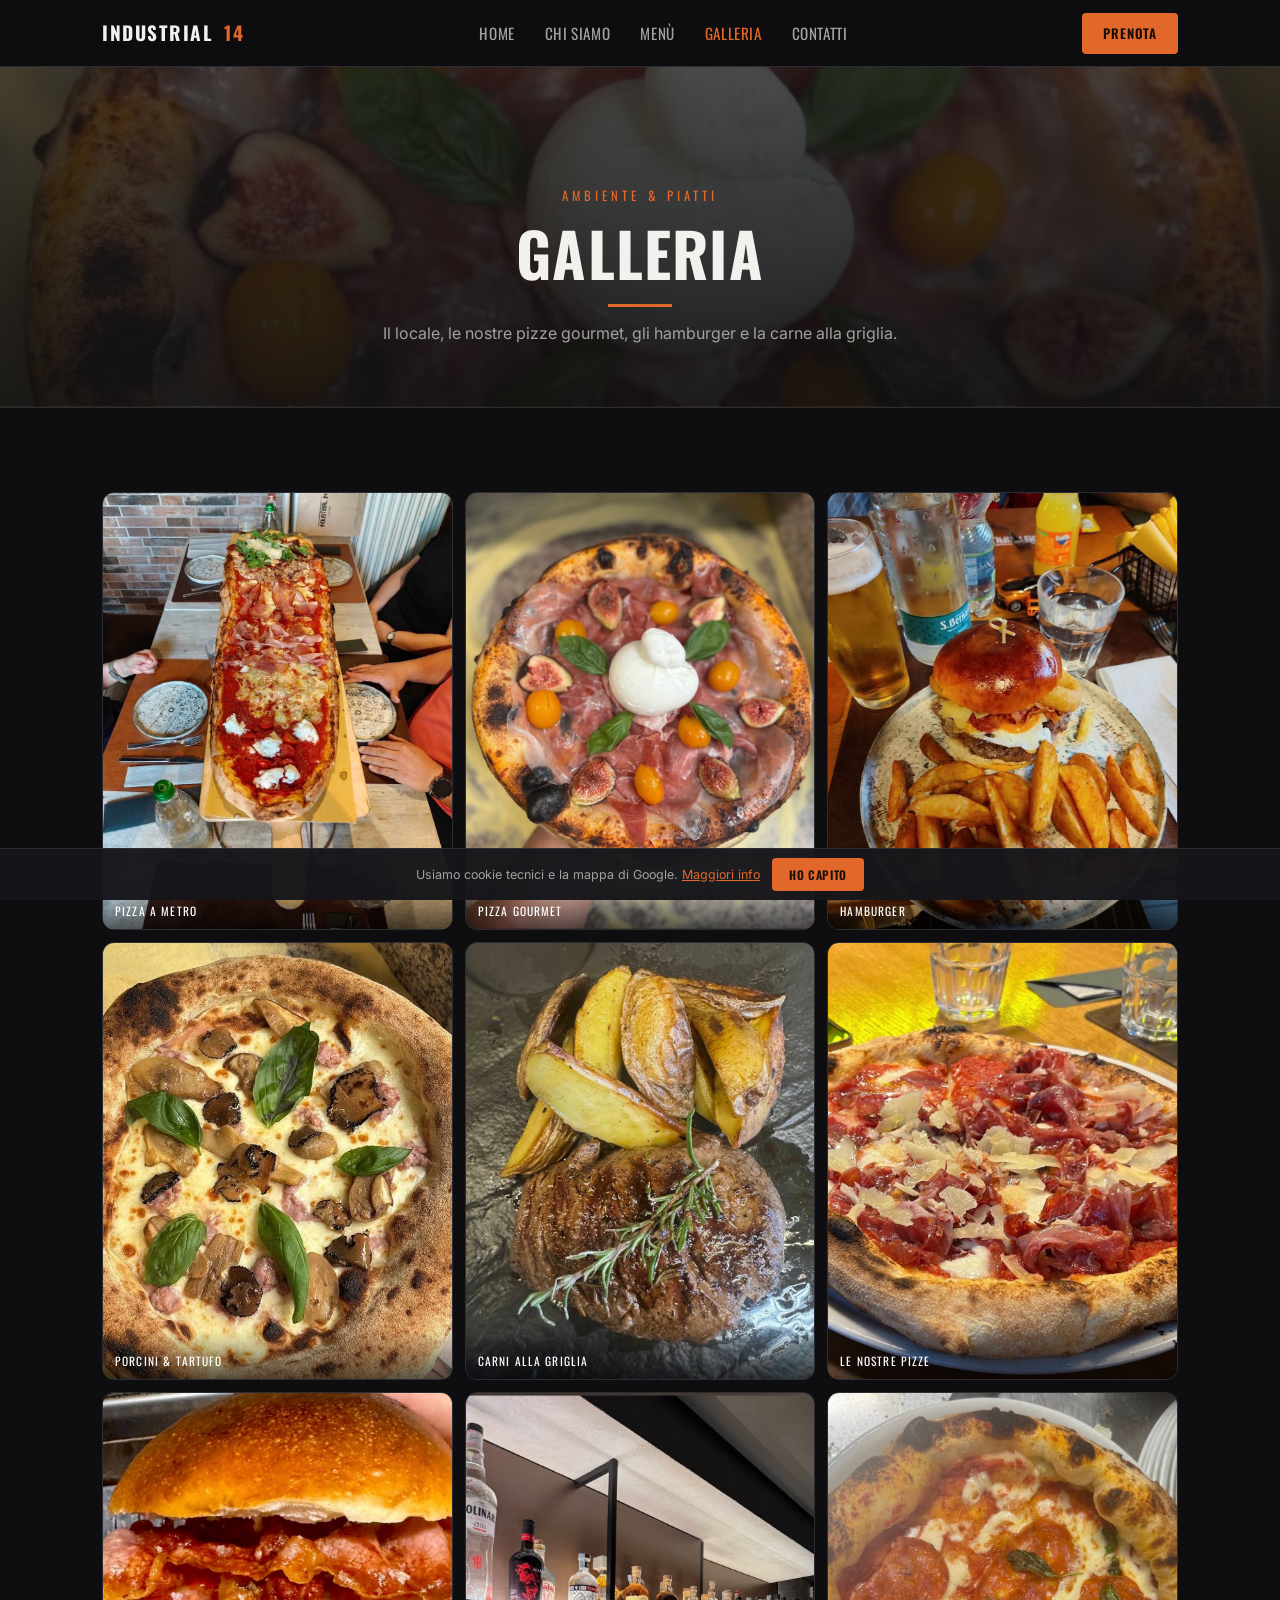
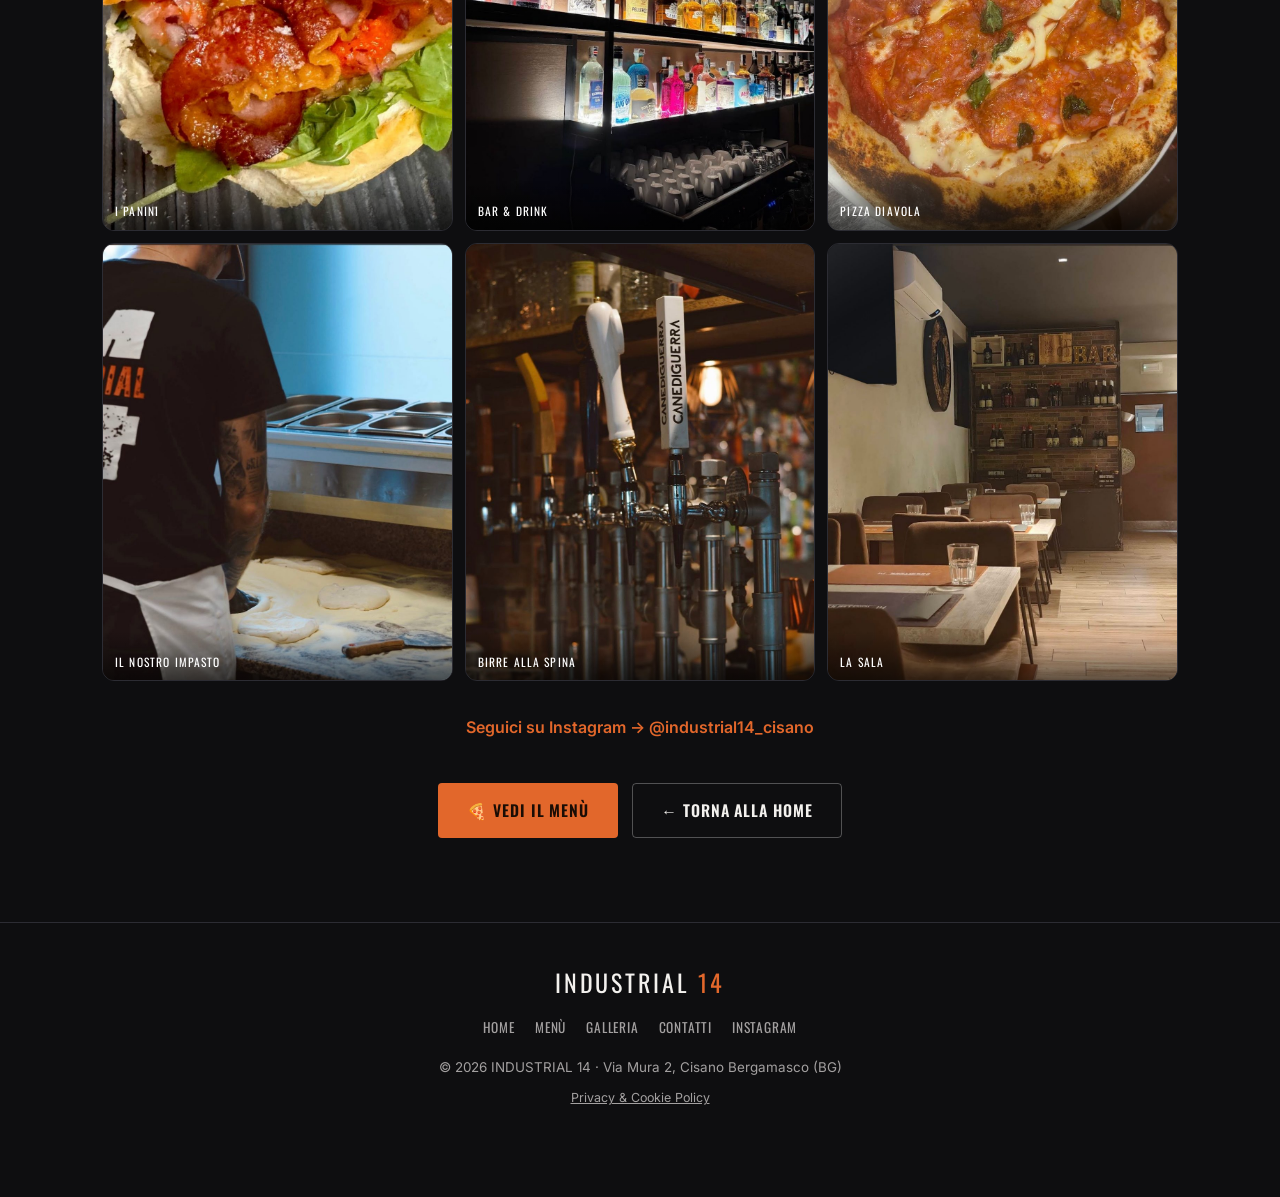
<file: industrial14/galleria.html>
<!DOCTYPE html>
<html lang="it">
<head>
  <meta charset="UTF-8" />
  <meta name="viewport" content="width=device-width, initial-scale=1.0" />
  <title>Galleria — INDUSTRIAL 14, Cisano Bergamasco</title>
  <meta name="description" content="Le foto di INDUSTRIAL 14: il locale, le pizze gourmet, gli hamburger, la carne alla griglia e il bar. Cisano Bergamasco, Via Mura 2." />
  <meta name="theme-color" content="#0e0e10" />
  <link rel="preconnect" href="https://fonts.googleapis.com">
  <link rel="preconnect" href="https://fonts.gstatic.com" crossorigin>
  <link href="https://fonts.googleapis.com/css2?family=Oswald:wght@400;500;600;700&family=Inter:wght@400;500;600&display=swap" rel="stylesheet">
  <link rel="icon" type="image/png" href="favicon.png">
  <link rel="apple-touch-icon" href="favicon.png">
  <link rel="stylesheet" href="style.css">
</head>
<body>

  <!-- HEADER -->
  <header>
    <div class="wrap nav">
      <a class="brand" href="index.html">INDUSTRIAL <span style="color:var(--accent)">14</span></a>
      <nav class="nav-links">
        <a href="index.html">Home</a>
        <a href="index.html#locale">Chi siamo</a>
        <a href="menu.html">Menù</a>
        <a href="galleria.html" class="active">Galleria</a>
        <a href="contatti.html">Contatti</a>
      </nav>
      <div class="nav-actions">
        <a class="btn btn-accent nav-book" href="contatti.html#prenota">Prenota</a>
        <button class="nav-toggle" id="navToggle" aria-label="Apri menu" aria-controls="navOverlay" aria-expanded="false"><span></span><span></span><span></span></button>
      </div>
    </div>
  </header>

  <!-- MENU A SCHERMO INTERO -->
  <div class="nav-overlay" id="navOverlay" aria-hidden="true">
    <button class="nav-close" id="navClose" aria-label="Chiudi menu">&times;</button>
    <nav class="nav-overlay-links">
      <a href="index.html">Home</a>
      <a href="index.html#locale">Chi siamo</a>
      <a href="menu.html">Menù</a>
      <a href="galleria.html" class="active">Galleria</a>
      <a href="contatti.html">Contatti</a>
      <a class="ov-book" href="contatti.html#prenota">Prenota</a>
    </nav>
  </div>

  <!-- PAGE HERO -->
  <section class="page-hero" style="--phimg:url('img/industrial14-pizza-burrata-fichi.jpg')">
    <div class="wrap">
      <span class="eyebrow">Ambiente &amp; piatti</span>
      <h1>Galleria</h1>
      <div class="rule"></div>
      <p>Il locale, le nostre pizze gourmet, gli hamburger e la carne alla griglia.</p>
    </div>
  </section>

  <!-- GALLERIA -->
  <section>
    <div class="wrap">
      <div class="gallery reveal">
        <div class="shot"><img src="img/industrial14-pizza-metro.jpg" alt="Pizza a metro su tagliere di grandi dimensioni — INDUSTRIAL 14 Cisano Bergamasco" loading="lazy"><span class="shot-label">Pizza a metro</span></div>
        <div class="shot"><img src="img/industrial14-pizza-burrata-fichi.jpg" alt="Pizza gourmet con burrata, crudo e fichi — INDUSTRIAL 14" loading="lazy"><span class="shot-label">Pizza gourmet</span></div>
        <div class="shot"><img src="img/industrial14-hamburger.jpg" alt="Hamburger con uovo, bacon e patate — INDUSTRIAL 14" loading="lazy"><span class="shot-label">Hamburger</span></div>
        <div class="shot"><img src="img/industrial14-pizza-porcini-tartufo.jpg" alt="Pizza con porcini, tartufo e salsiccia — INDUSTRIAL 14" loading="lazy"><span class="shot-label">Porcini &amp; tartufo</span></div>
        <div class="shot"><img src="img/industrial14-filetto.jpg" alt="Filetto al rosmarino con patate — INDUSTRIAL 14" loading="lazy"><span class="shot-label">Carni alla griglia</span></div>
        <div class="shot"><img src="img/industrial14-pizza-crudo.jpg" alt="Pizza con crudo e scaglie di grana — INDUSTRIAL 14" loading="lazy"><span class="shot-label">Le nostre pizze</span></div>
        <div class="shot"><img src="img/industrial14-hamburger-bacon.jpg" alt="Hamburger con bacon croccante — INDUSTRIAL 14" loading="lazy"><span class="shot-label">I panini</span></div>
        <div class="shot"><img src="img/industrial14-bar.jpg" alt="Il bancone bar con distillati e cocktail — INDUSTRIAL 14" loading="lazy"><span class="shot-label">Bar &amp; drink</span></div>
        <div class="shot"><img src="img/industrial14-pizza-diavola.jpg" alt="Pizza diavola con salamino piccante — INDUSTRIAL 14" loading="lazy"><span class="shot-label">Pizza diavola</span></div>
        <div class="shot"><img src="img/industrial14-pizzaiolo.jpg" alt="Il pizzaiolo di INDUSTRIAL 14 al lavoro sull'impasto" loading="lazy"><span class="shot-label">Il nostro impasto</span></div>
        <div class="shot"><img src="img/industrial14-spine-birra.jpg" alt="Le spine delle birre artigianali — INDUSTRIAL 14" loading="lazy"><span class="shot-label">Birre alla spina</span></div>
        <div class="shot"><img src="img/industrial14-sala.jpg" alt="Sala di INDUSTRIAL 14 con tavoli e parete bar in mattoni" loading="lazy"><span class="shot-label">La sala</span></div>
      </div>
      <div class="gallery-cta reveal">
        <a href="https://www.instagram.com/industrial14_cisano/" target="_blank" rel="noopener">Seguici su Instagram → @industrial14_cisano</a>
      </div>
      <div class="center-cta reveal">
        <a class="btn btn-accent" href="menu.html">🍕 Vedi il menù</a>
        <a class="btn btn-ghost" href="index.html">← Torna alla home</a>
      </div>
    </div>
  </section>

  <!-- FOOTER -->
  <footer>
    <div class="wrap">
      <div class="fbrand">INDUSTRIAL <span>14</span></div>
      <div class="socials">
        <a href="index.html">Home</a>
        <a href="menu.html">Menù</a>
        <a href="galleria.html">Galleria</a>
        <a href="contatti.html">Contatti</a>
        <a href="https://www.instagram.com/industrial14_cisano/" target="_blank" rel="noopener">Instagram</a>
      </div>
      <div>© <span id="year"></span> INDUSTRIAL 14 · Via Mura 2, Cisano Bergamasco (BG)</div>
      <div class="legal">
        <a href="#" onclick="alert('Inserire qui la Privacy &amp; Cookie Policy.');return false;">Privacy &amp; Cookie Policy</a>
      </div>
    </div>
  </footer>


  <!-- COOKIE BANNER -->
  <div class="cookie hidden" id="cookie">
    <p>Usiamo cookie tecnici e la mappa di Google. <a href="#" onclick="alert('Inserire la Cookie Policy completa.');return false;">Maggiori info</a></p>
    <button class="btn btn-accent" onclick="acceptCookie()">Ho capito</button>
  </div>

  <script src="script.js"></script>
</body>
</html>
</file>
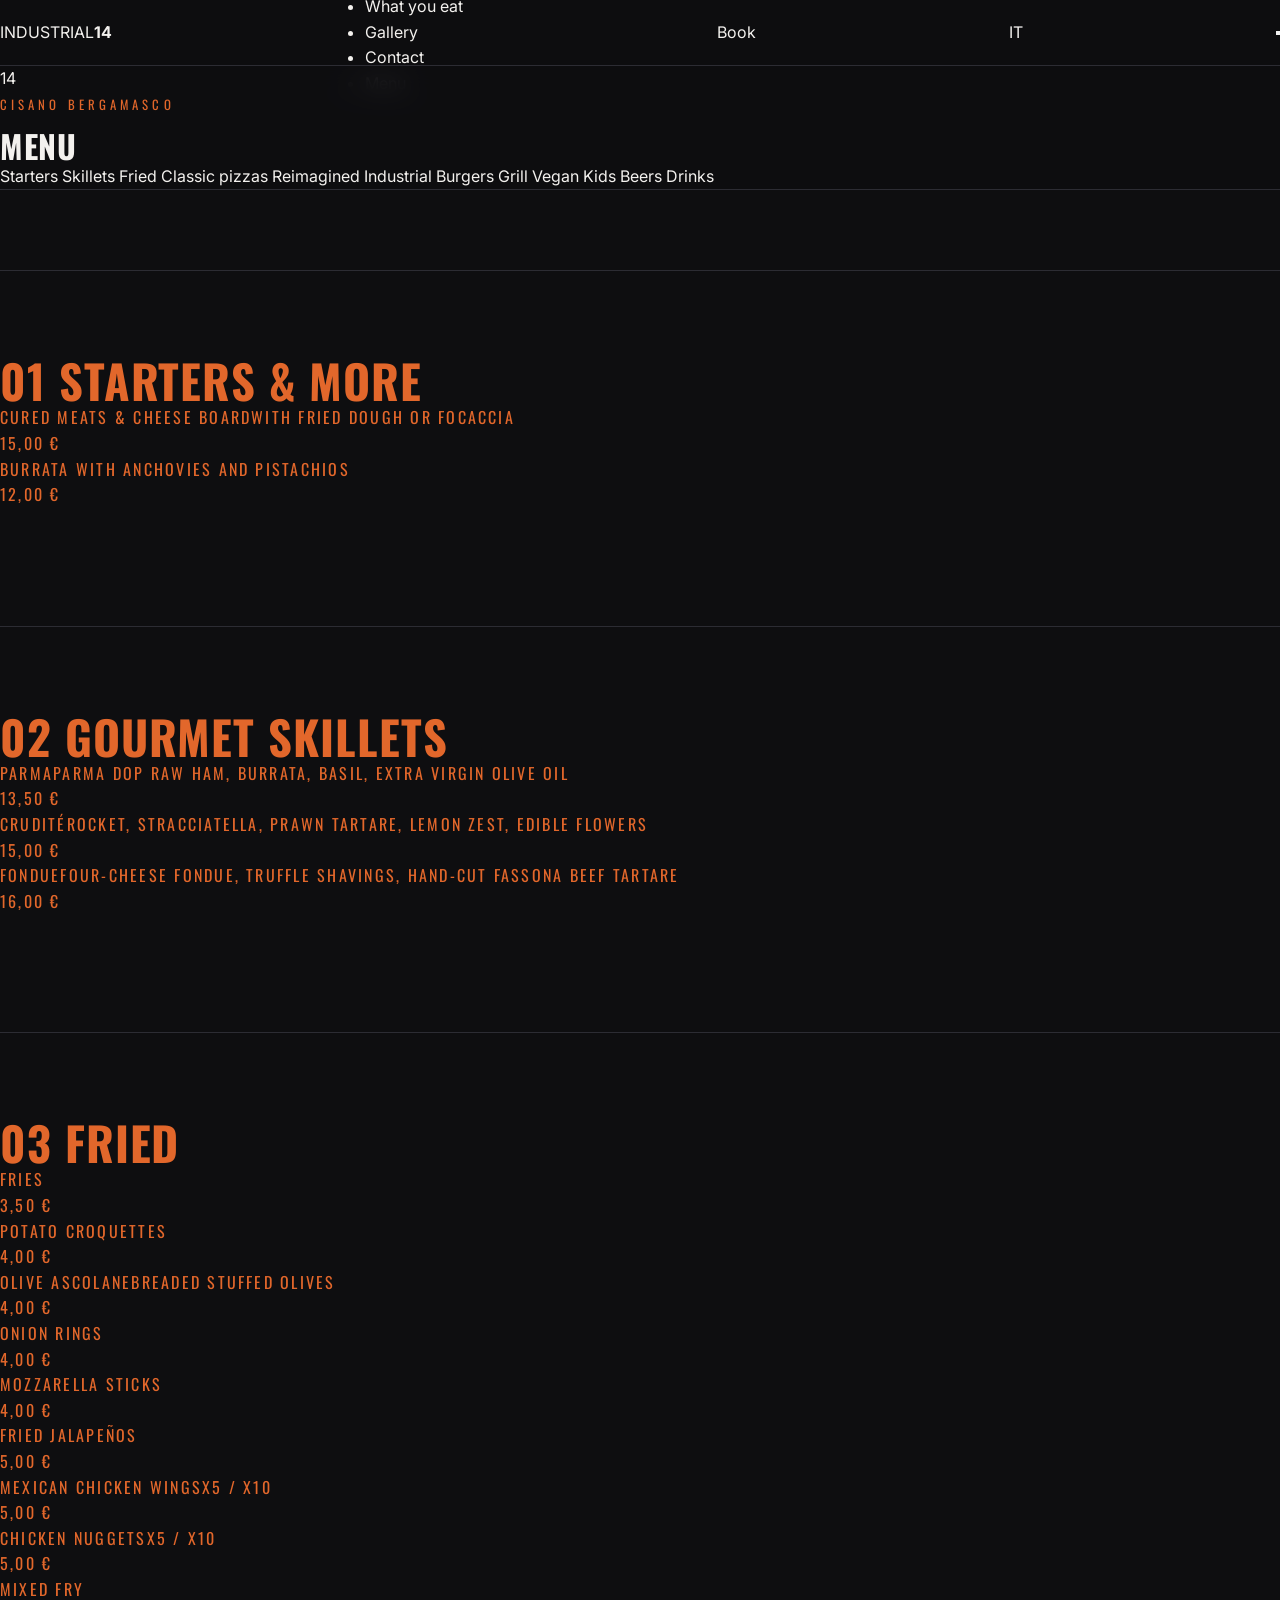
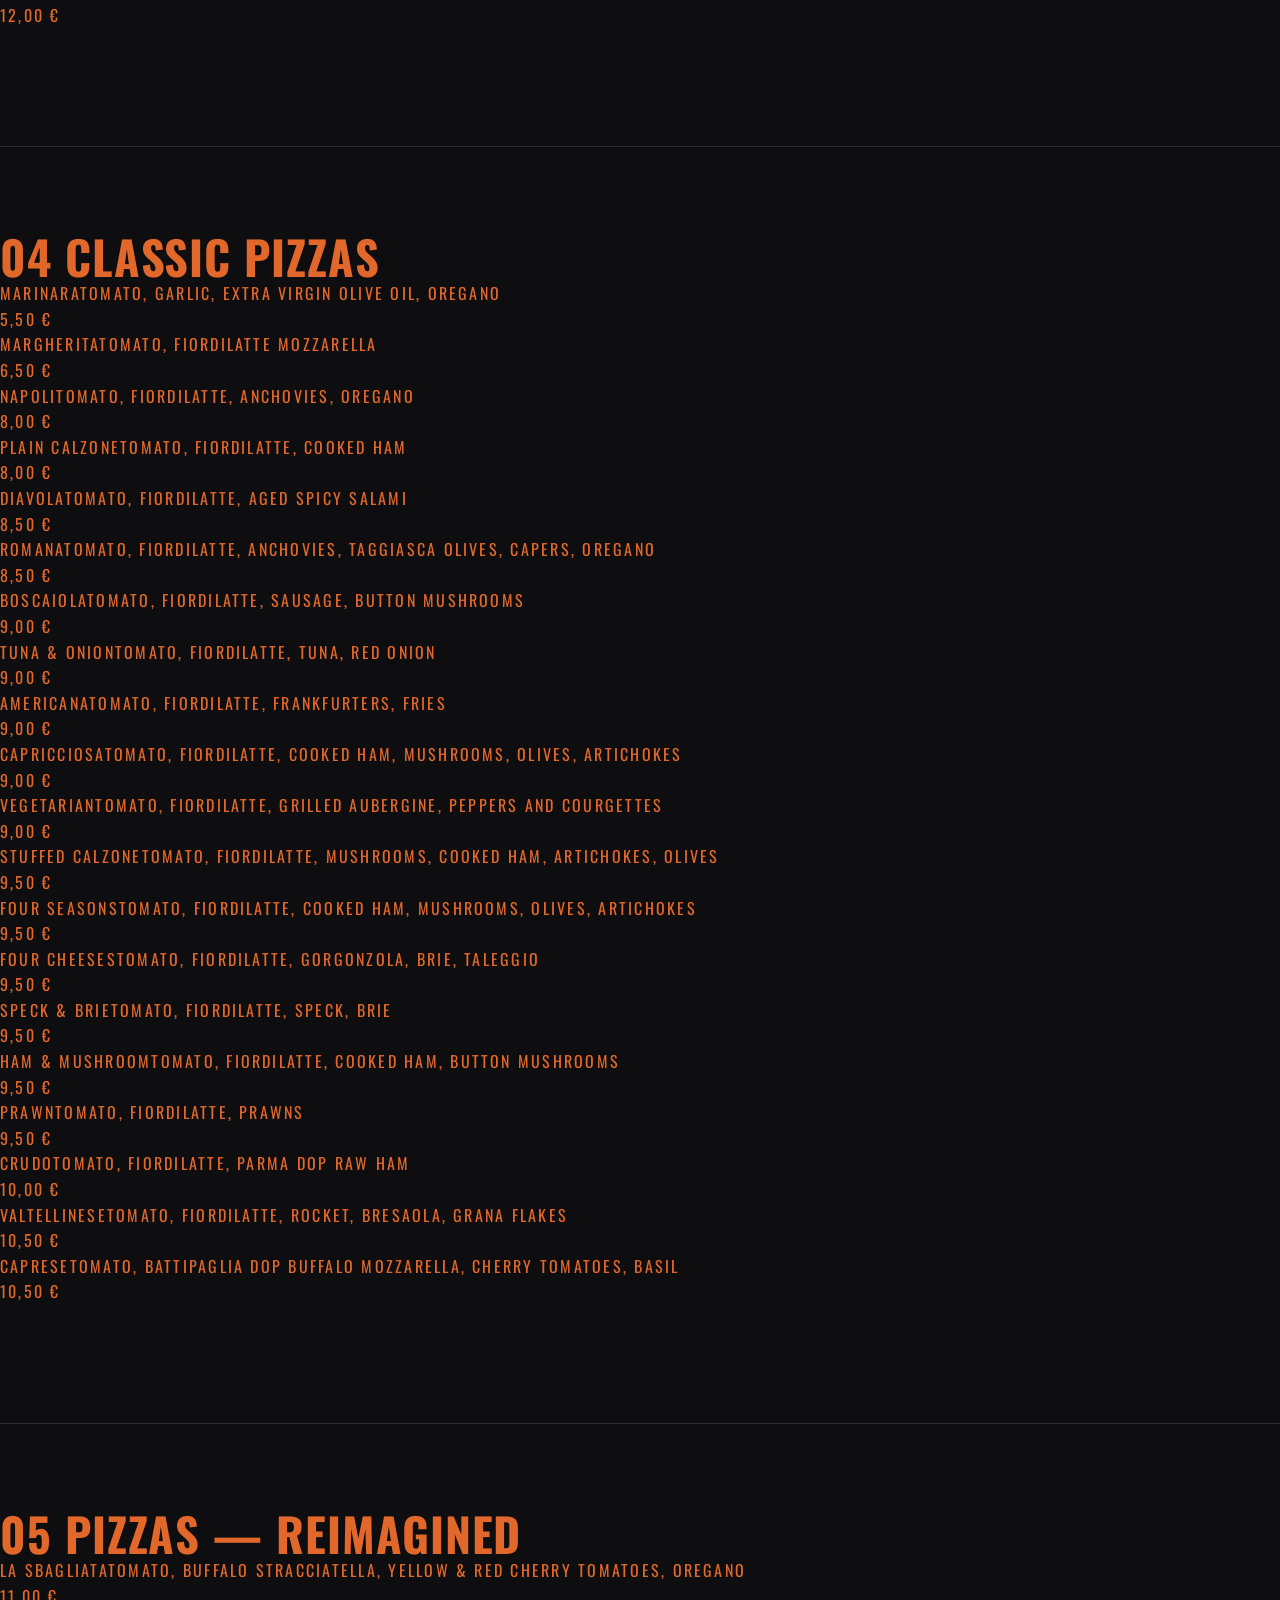
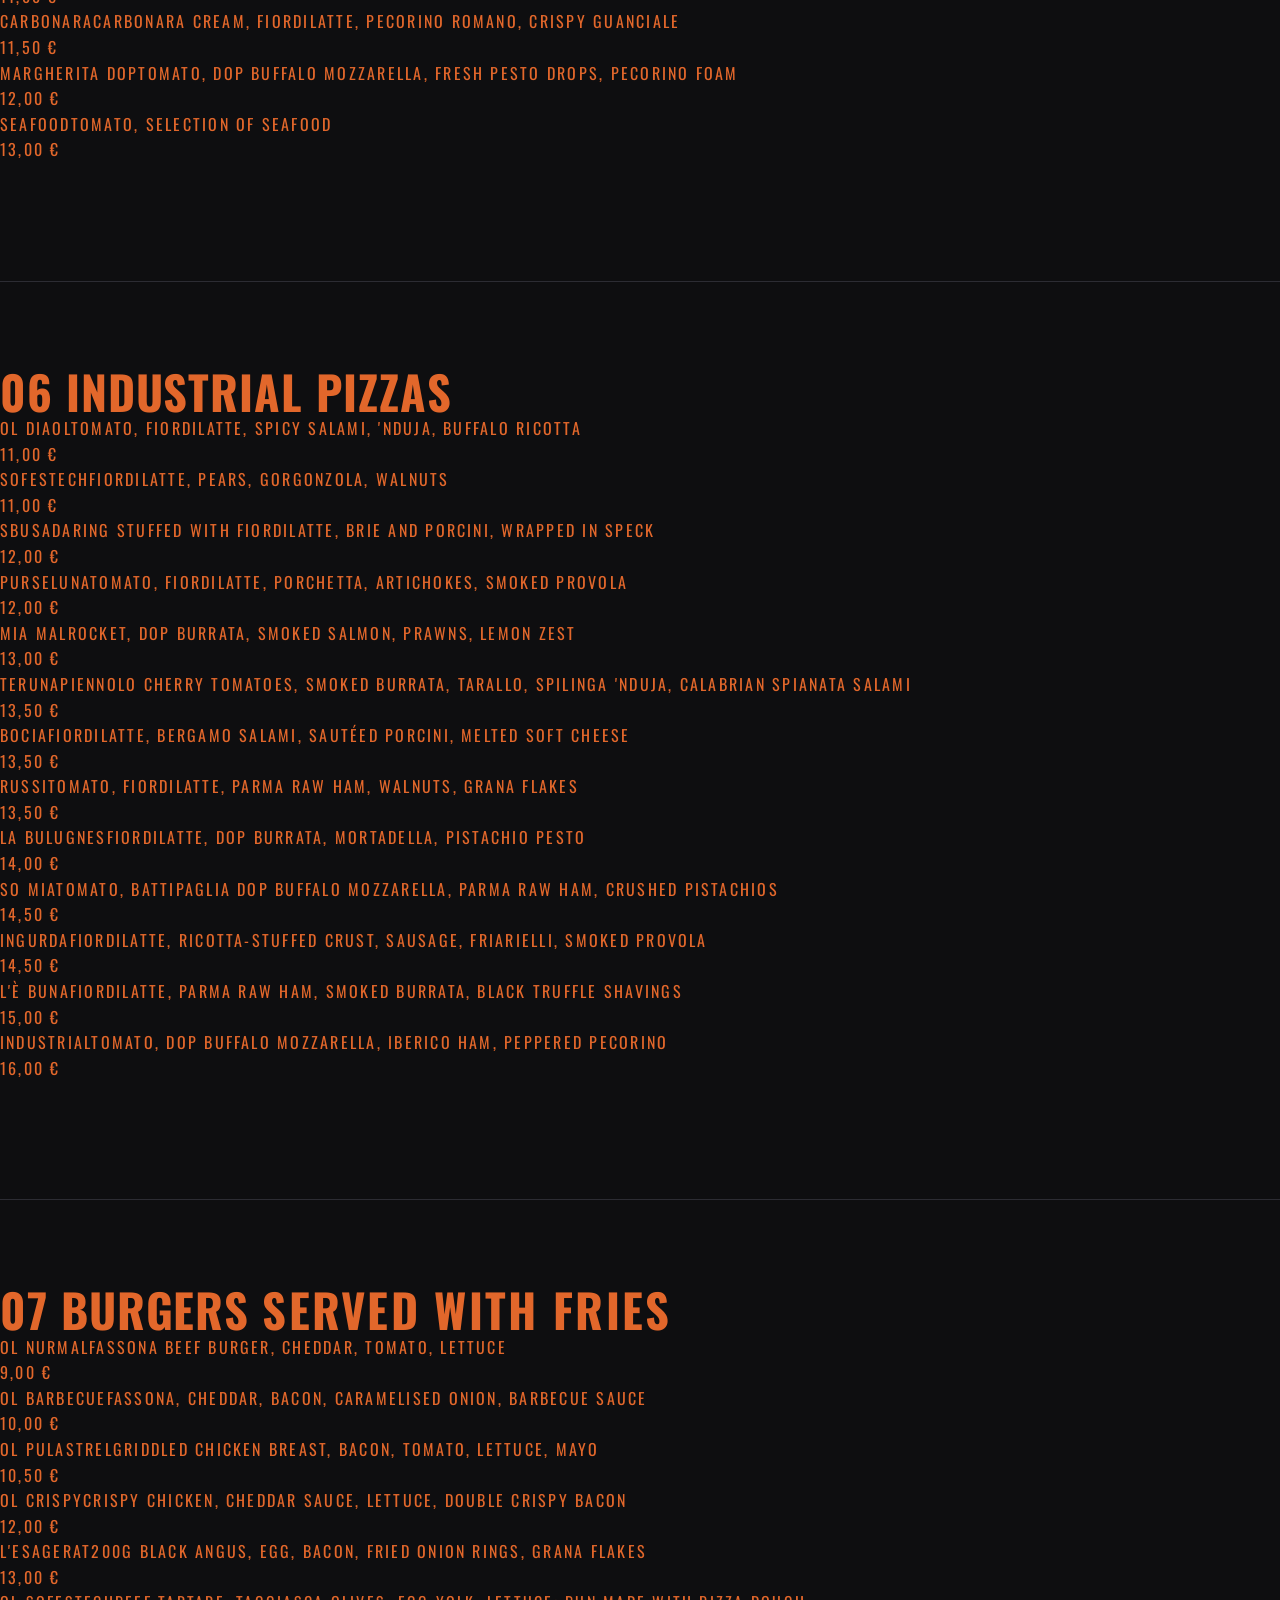
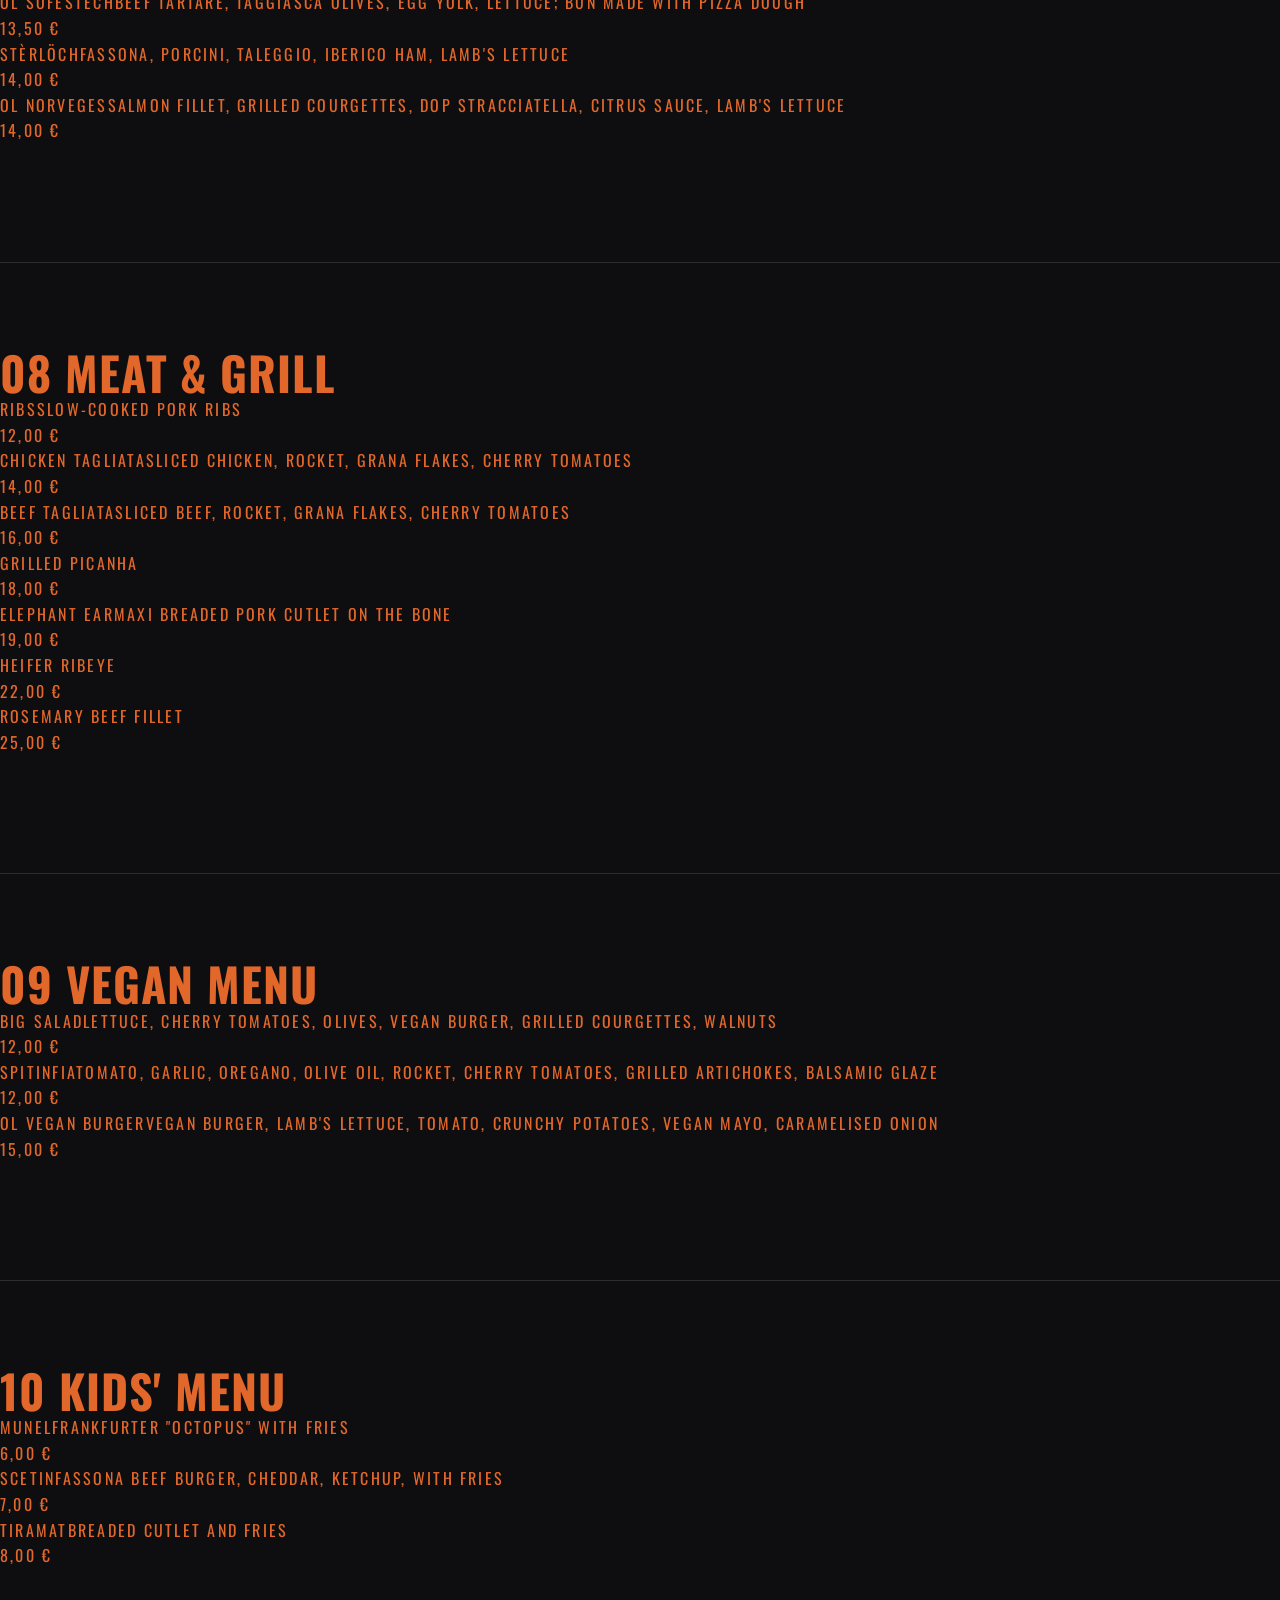
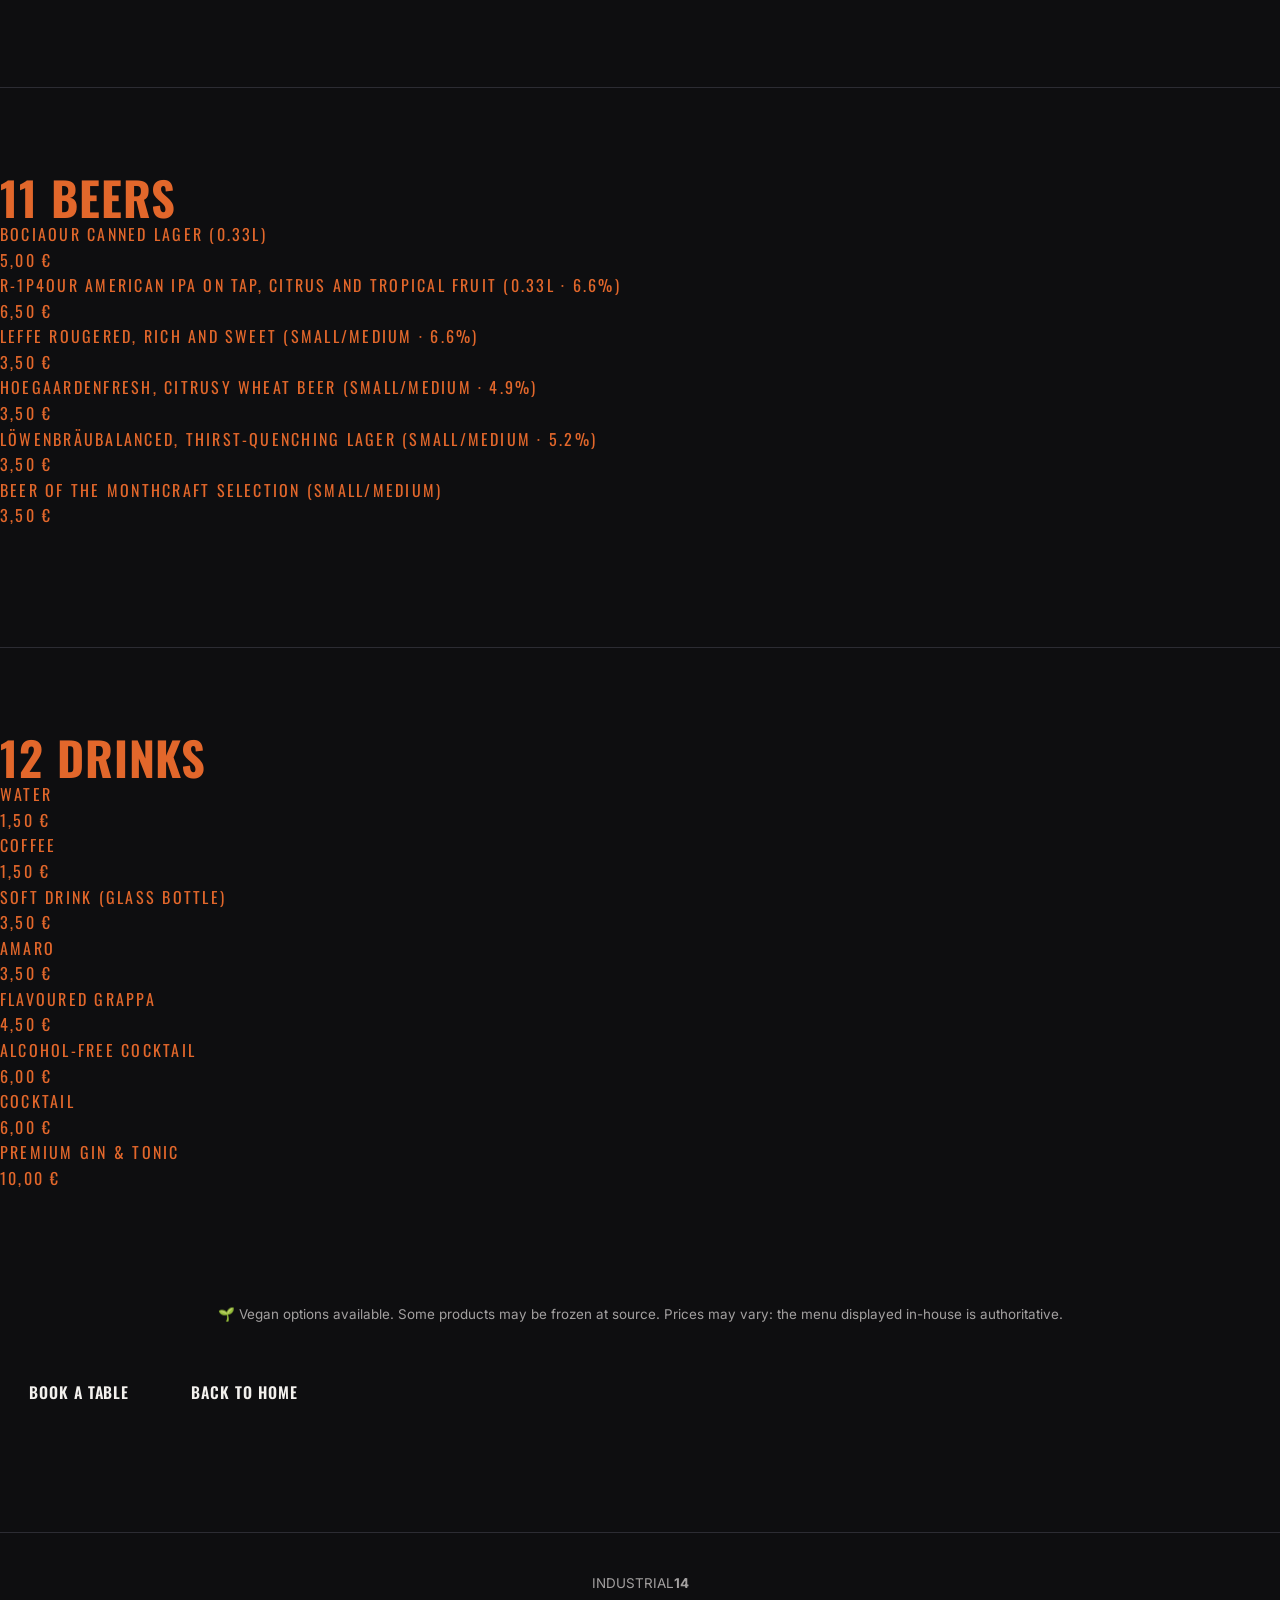
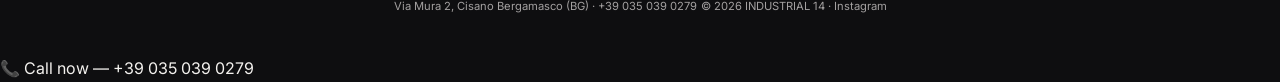
<file: industrial14/menu-en.html>
<!DOCTYPE html>
<html lang="en">
<head>
  <meta charset="UTF-8" />
  <meta name="viewport" content="width=device-width, initial-scale=1.0" />

  <!-- ===== SEO ===== -->
  <title>Menu — INDUSTRIAL 14 | Neapolitan Pizzeria in Cisano Bergamasco</title>
  <meta name="description" content="The menu of INDUSTRIAL 14, a Neapolitan pizzeria in Cisano Bergamasco (BG): classic and gourmet pizzas, burgers, grill, vegan options and beer on tap." />
  <meta name="theme-color" content="#111111" />
  <link rel="icon" type="image/png" href="favicon.png" />
  <link rel="apple-touch-icon" href="favicon.png" />
  <link rel="canonical" href="https://youssoufall2002-hash.github.io/portofoglio-/industrial14/menu-en.html" />
  <!-- Versions in other languages -->
  <link rel="alternate" hreflang="it" href="https://youssoufall2002-hash.github.io/portofoglio-/industrial14/menu.html" />
  <link rel="alternate" hreflang="en" href="https://youssoufall2002-hash.github.io/portofoglio-/industrial14/menu-en.html" />

  <!-- ===== Google Fonts (Oswald condensed + Inter) ===== -->
  <link rel="preconnect" href="https://fonts.googleapis.com" />
  <link rel="preconnect" href="https://fonts.gstatic.com" crossorigin />
  <link href="https://fonts.googleapis.com/css2?family=Oswald:wght@400;500;600;700&family=Inter:wght@400;500;600&display=swap" rel="stylesheet" />

  <link rel="stylesheet" href="style.css" />

  <!-- ===== Structured data Schema.org — Menu ===== -->
  <script type="application/ld+json">
  {
    "@context": "https://schema.org",
    "@type": "Menu",
    "name": "INDUSTRIAL 14 Menu",
    "inLanguage": "en",
    "url": "https://youssoufall2002-hash.github.io/portofoglio-/industrial14/menu-en.html",
    "provider": {
      "@type": "Restaurant",
      "name": "INDUSTRIAL 14",
      "servesCuisine": ["Neapolitan pizza", "Burger", "Grill", "Beer"],
      "telephone": "+39 035 039 0279",
      "address": {
        "@type": "PostalAddress",
        "streetAddress": "Via Mura 2",
        "addressLocality": "Cisano Bergamasco",
        "addressRegion": "BG",
        "postalCode": "24034",
        "addressCountry": "IT"
      }
    }
  }
  </script>
</head>

<body>

  <!-- ====================================================================
       NAVBAR
       ==================================================================== -->
  <header class="nav">
    <a class="nav__brand" href="index-en.html" aria-label="INDUSTRIAL 14 — home">INDUSTRIAL<b>14</b></a>

    <nav aria-label="Main menu">
      <ul class="nav__links" id="nav-links">
        <li><a href="index-en.html#locale">The venue</a></li>
        <li><a href="index-en.html#cosa-mangi">What you eat</a></li>
        <li><a href="index-en.html#galleria">Gallery</a></li>
        <li><a href="index-en.html#contatti">Contact</a></li>
        <li><a href="menu-en.html" aria-current="page">Menu</a></li>
      </ul>
    </nav>

    <a class="nav__cta" href="tel:+390350390279">Book</a>
    <a class="nav__lang" href="menu.html" hreflang="it" aria-label="Passa all'italiano">IT</a>

    <button class="nav__toggle" type="button" aria-label="Open menu" aria-expanded="false" aria-controls="nav-links">
      <span></span><span></span><span></span>
    </button>
  </header>

  <main>

    <!-- ================================================================
         MENU HEADER
         ================================================================ -->
    <header class="menu-hero">
      <span class="bignum" aria-hidden="true">14</span>
      <div class="container">
        <span class="eyebrow">Cisano Bergamasco</span>
        <h1>Menu</h1>

        <!-- Quick links to the categories -->
        <nav class="menu-jump" aria-label="Menu categories">
          <a href="#antipasti">Starters</a>
          <a href="#tegamini">Skillets</a>
          <a href="#fritture">Fried</a>
          <a href="#classiche">Classic pizzas</a>
          <a href="#rivisitate">Reimagined</a>
          <a href="#industrial">Industrial</a>
          <a href="#burger">Burgers</a>
          <a href="#griglia">Grill</a>
          <a href="#vegano">Vegan</a>
          <a href="#bambini">Kids</a>
          <a href="#birre">Beers</a>
          <a href="#beverage">Drinks</a>
        </nav>
      </div>
    </header>

    <div class="container" style="padding-top: clamp(3rem, 8vw, 5rem); padding-bottom: clamp(4rem, 10vw, 7rem);">

      <!-- STARTERS & MORE -->
      <section class="menu-cat reveal" id="antipasti">
        <h2><span class="n">01</span> Starters &amp; More</h2>
        <div class="menu-item"><div class="menu-item__name">Cured meats &amp; cheese board<span class="menu-item__desc">With fried dough or focaccia</span></div><div class="menu-item__price">15,00 €</div></div>
        <div class="menu-item"><div class="menu-item__name">Burrata with anchovies and pistachios</div><div class="menu-item__price">12,00 €</div></div>
      </section>

      <!-- GOURMET SKILLETS -->
      <section class="menu-cat reveal" id="tegamini">
        <h2><span class="n">02</span> Gourmet Skillets</h2>
        <div class="menu-item"><div class="menu-item__name">Parma<span class="menu-item__desc">Parma DOP raw ham, burrata, basil, extra virgin olive oil</span></div><div class="menu-item__price">13,50 €</div></div>
        <div class="menu-item"><div class="menu-item__name">Crudité<span class="menu-item__desc">Rocket, stracciatella, prawn tartare, lemon zest, edible flowers</span></div><div class="menu-item__price">15,00 €</div></div>
        <div class="menu-item"><div class="menu-item__name">Fondue<span class="menu-item__desc">Four-cheese fondue, truffle shavings, hand-cut fassona beef tartare</span></div><div class="menu-item__price">16,00 €</div></div>
      </section>

      <!-- FRIED -->
      <section class="menu-cat reveal" id="fritture">
        <h2><span class="n">03</span> Fried</h2>
        <div class="menu-item"><div class="menu-item__name">Fries</div><div class="menu-item__price">3,50 €</div></div>
        <div class="menu-item"><div class="menu-item__name">Potato croquettes</div><div class="menu-item__price">4,00 €</div></div>
        <div class="menu-item"><div class="menu-item__name">Olive ascolane<span class="menu-item__desc">Breaded stuffed olives</span></div><div class="menu-item__price">4,00 €</div></div>
        <div class="menu-item"><div class="menu-item__name">Onion rings</div><div class="menu-item__price">4,00 €</div></div>
        <div class="menu-item"><div class="menu-item__name">Mozzarella sticks</div><div class="menu-item__price">4,00 €</div></div>
        <div class="menu-item"><div class="menu-item__name">Fried jalapeños</div><div class="menu-item__price">5,00 €</div></div>
        <div class="menu-item"><div class="menu-item__name">Mexican chicken wings<span class="menu-item__desc">x5 / x10</span></div><div class="menu-item__price">5,00 €</div></div>
        <div class="menu-item"><div class="menu-item__name">Chicken nuggets<span class="menu-item__desc">x5 / x10</span></div><div class="menu-item__price">5,00 €</div></div>
        <div class="menu-item"><div class="menu-item__name">Mixed fry</div><div class="menu-item__price">12,00 €</div></div>
      </section>

      <!-- CLASSIC PIZZAS -->
      <section class="menu-cat reveal" id="classiche">
        <h2><span class="n">04</span> Classic Pizzas</h2>
        <div class="menu-item"><div class="menu-item__name">Marinara<span class="menu-item__desc">Tomato, garlic, extra virgin olive oil, oregano</span></div><div class="menu-item__price">5,50 €</div></div>
        <div class="menu-item"><div class="menu-item__name">Margherita<span class="menu-item__desc">Tomato, fiordilatte mozzarella</span></div><div class="menu-item__price">6,50 €</div></div>
        <div class="menu-item"><div class="menu-item__name">Napoli<span class="menu-item__desc">Tomato, fiordilatte, anchovies, oregano</span></div><div class="menu-item__price">8,00 €</div></div>
        <div class="menu-item"><div class="menu-item__name">Plain calzone<span class="menu-item__desc">Tomato, fiordilatte, cooked ham</span></div><div class="menu-item__price">8,00 €</div></div>
        <div class="menu-item"><div class="menu-item__name">Diavola<span class="menu-item__desc">Tomato, fiordilatte, aged spicy salami</span></div><div class="menu-item__price">8,50 €</div></div>
        <div class="menu-item"><div class="menu-item__name">Romana<span class="menu-item__desc">Tomato, fiordilatte, anchovies, taggiasca olives, capers, oregano</span></div><div class="menu-item__price">8,50 €</div></div>
        <div class="menu-item"><div class="menu-item__name">Boscaiola<span class="menu-item__desc">Tomato, fiordilatte, sausage, button mushrooms</span></div><div class="menu-item__price">9,00 €</div></div>
        <div class="menu-item"><div class="menu-item__name">Tuna &amp; onion<span class="menu-item__desc">Tomato, fiordilatte, tuna, red onion</span></div><div class="menu-item__price">9,00 €</div></div>
        <div class="menu-item"><div class="menu-item__name">Americana<span class="menu-item__desc">Tomato, fiordilatte, frankfurters, fries</span></div><div class="menu-item__price">9,00 €</div></div>
        <div class="menu-item"><div class="menu-item__name">Capricciosa<span class="menu-item__desc">Tomato, fiordilatte, cooked ham, mushrooms, olives, artichokes</span></div><div class="menu-item__price">9,00 €</div></div>
        <div class="menu-item"><div class="menu-item__name">Vegetarian<span class="menu-item__desc">Tomato, fiordilatte, grilled aubergine, peppers and courgettes</span></div><div class="menu-item__price">9,00 €</div></div>
        <div class="menu-item"><div class="menu-item__name">Stuffed calzone<span class="menu-item__desc">Tomato, fiordilatte, mushrooms, cooked ham, artichokes, olives</span></div><div class="menu-item__price">9,50 €</div></div>
        <div class="menu-item"><div class="menu-item__name">Four Seasons<span class="menu-item__desc">Tomato, fiordilatte, cooked ham, mushrooms, olives, artichokes</span></div><div class="menu-item__price">9,50 €</div></div>
        <div class="menu-item"><div class="menu-item__name">Four Cheeses<span class="menu-item__desc">Tomato, fiordilatte, gorgonzola, brie, taleggio</span></div><div class="menu-item__price">9,50 €</div></div>
        <div class="menu-item"><div class="menu-item__name">Speck &amp; brie<span class="menu-item__desc">Tomato, fiordilatte, speck, brie</span></div><div class="menu-item__price">9,50 €</div></div>
        <div class="menu-item"><div class="menu-item__name">Ham &amp; mushroom<span class="menu-item__desc">Tomato, fiordilatte, cooked ham, button mushrooms</span></div><div class="menu-item__price">9,50 €</div></div>
        <div class="menu-item"><div class="menu-item__name">Prawn<span class="menu-item__desc">Tomato, fiordilatte, prawns</span></div><div class="menu-item__price">9,50 €</div></div>
        <div class="menu-item"><div class="menu-item__name">Crudo<span class="menu-item__desc">Tomato, fiordilatte, Parma DOP raw ham</span></div><div class="menu-item__price">10,00 €</div></div>
        <div class="menu-item"><div class="menu-item__name">Valtellinese<span class="menu-item__desc">Tomato, fiordilatte, rocket, bresaola, grana flakes</span></div><div class="menu-item__price">10,50 €</div></div>
        <div class="menu-item"><div class="menu-item__name">Caprese<span class="menu-item__desc">Tomato, Battipaglia DOP buffalo mozzarella, cherry tomatoes, basil</span></div><div class="menu-item__price">10,50 €</div></div>
      </section>

      <!-- PIZZAS — REIMAGINED -->
      <section class="menu-cat reveal" id="rivisitate">
        <h2><span class="n">05</span> Pizzas — Reimagined</h2>
        <div class="menu-item"><div class="menu-item__name">La Sbagliata<span class="menu-item__desc">Tomato, buffalo stracciatella, yellow &amp; red cherry tomatoes, oregano</span></div><div class="menu-item__price">11,00 €</div></div>
        <div class="menu-item"><div class="menu-item__name">Carbonara<span class="menu-item__desc">Carbonara cream, fiordilatte, pecorino romano, crispy guanciale</span></div><div class="menu-item__price">11,50 €</div></div>
        <div class="menu-item"><div class="menu-item__name">Margherita DOP<span class="menu-item__desc">Tomato, DOP buffalo mozzarella, fresh pesto drops, pecorino foam</span></div><div class="menu-item__price">12,00 €</div></div>
        <div class="menu-item"><div class="menu-item__name">Seafood<span class="menu-item__desc">Tomato, selection of seafood</span></div><div class="menu-item__price">13,00 €</div></div>
      </section>

      <!-- INDUSTRIAL PIZZAS -->
      <section class="menu-cat reveal" id="industrial">
        <h2><span class="n">06</span> Industrial Pizzas</h2>
        <div class="menu-item"><div class="menu-item__name">Ol Diaol<span class="menu-item__desc">Tomato, fiordilatte, spicy salami, 'nduja, buffalo ricotta</span></div><div class="menu-item__price">11,00 €</div></div>
        <div class="menu-item"><div class="menu-item__name">Sofestech<span class="menu-item__desc">Fiordilatte, pears, gorgonzola, walnuts</span></div><div class="menu-item__price">11,00 €</div></div>
        <div class="menu-item"><div class="menu-item__name">Sbusada<span class="menu-item__desc">Ring stuffed with fiordilatte, brie and porcini, wrapped in speck</span></div><div class="menu-item__price">12,00 €</div></div>
        <div class="menu-item"><div class="menu-item__name">Purseluna<span class="menu-item__desc">Tomato, fiordilatte, porchetta, artichokes, smoked provola</span></div><div class="menu-item__price">12,00 €</div></div>
        <div class="menu-item"><div class="menu-item__name">Mia Mal<span class="menu-item__desc">Rocket, DOP burrata, smoked salmon, prawns, lemon zest</span></div><div class="menu-item__price">13,00 €</div></div>
        <div class="menu-item"><div class="menu-item__name">Teruna<span class="menu-item__desc">Piennolo cherry tomatoes, smoked burrata, tarallo, Spilinga 'nduja, Calabrian spianata salami</span></div><div class="menu-item__price">13,50 €</div></div>
        <div class="menu-item"><div class="menu-item__name">Bocia<span class="menu-item__desc">Fiordilatte, Bergamo salami, sautéed porcini, melted soft cheese</span></div><div class="menu-item__price">13,50 €</div></div>
        <div class="menu-item"><div class="menu-item__name">Russi<span class="menu-item__desc">Tomato, fiordilatte, Parma raw ham, walnuts, grana flakes</span></div><div class="menu-item__price">13,50 €</div></div>
        <div class="menu-item"><div class="menu-item__name">La Bulugnes<span class="menu-item__desc">Fiordilatte, DOP burrata, mortadella, pistachio pesto</span></div><div class="menu-item__price">14,00 €</div></div>
        <div class="menu-item"><div class="menu-item__name">So Mia<span class="menu-item__desc">Tomato, Battipaglia DOP buffalo mozzarella, Parma raw ham, crushed pistachios</span></div><div class="menu-item__price">14,50 €</div></div>
        <div class="menu-item"><div class="menu-item__name">Ingurda<span class="menu-item__desc">Fiordilatte, ricotta-stuffed crust, sausage, friarielli, smoked provola</span></div><div class="menu-item__price">14,50 €</div></div>
        <div class="menu-item"><div class="menu-item__name">L'è Buna<span class="menu-item__desc">Fiordilatte, Parma raw ham, smoked burrata, black truffle shavings</span></div><div class="menu-item__price">15,00 €</div></div>
        <div class="menu-item"><div class="menu-item__name">Industrial<span class="menu-item__desc">Tomato, DOP buffalo mozzarella, Iberico ham, peppered pecorino</span></div><div class="menu-item__price">16,00 €</div></div>
      </section>

      <!-- BURGERS -->
      <section class="menu-cat reveal" id="burger">
        <h2><span class="n">07</span> Burgers <span class="n" style="letter-spacing:.05em">served with fries</span></h2>
        <div class="menu-item"><div class="menu-item__name">Ol Nurmal<span class="menu-item__desc">Fassona beef burger, cheddar, tomato, lettuce</span></div><div class="menu-item__price">9,00 €</div></div>
        <div class="menu-item"><div class="menu-item__name">Ol Barbecue<span class="menu-item__desc">Fassona, cheddar, bacon, caramelised onion, barbecue sauce</span></div><div class="menu-item__price">10,00 €</div></div>
        <div class="menu-item"><div class="menu-item__name">Ol Pulastrel<span class="menu-item__desc">Griddled chicken breast, bacon, tomato, lettuce, mayo</span></div><div class="menu-item__price">10,50 €</div></div>
        <div class="menu-item"><div class="menu-item__name">Ol Crispy<span class="menu-item__desc">Crispy chicken, cheddar sauce, lettuce, double crispy bacon</span></div><div class="menu-item__price">12,00 €</div></div>
        <div class="menu-item"><div class="menu-item__name">L'esagerat<span class="menu-item__desc">200g black angus, egg, bacon, fried onion rings, grana flakes</span></div><div class="menu-item__price">13,00 €</div></div>
        <div class="menu-item"><div class="menu-item__name">Ol Sofestech<span class="menu-item__desc">Beef tartare, taggiasca olives, egg yolk, lettuce; bun made with pizza dough</span></div><div class="menu-item__price">13,50 €</div></div>
        <div class="menu-item"><div class="menu-item__name">Stèrlöch<span class="menu-item__desc">Fassona, porcini, taleggio, Iberico ham, lamb's lettuce</span></div><div class="menu-item__price">14,00 €</div></div>
        <div class="menu-item"><div class="menu-item__name">Ol Norveges<span class="menu-item__desc">Salmon fillet, grilled courgettes, DOP stracciatella, citrus sauce, lamb's lettuce</span></div><div class="menu-item__price">14,00 €</div></div>
      </section>

      <!-- MEAT & GRILL -->
      <section class="menu-cat reveal" id="griglia">
        <h2><span class="n">08</span> Meat &amp; Grill</h2>
        <div class="menu-item"><div class="menu-item__name">Ribs<span class="menu-item__desc">Slow-cooked pork ribs</span></div><div class="menu-item__price">12,00 €</div></div>
        <div class="menu-item"><div class="menu-item__name">Chicken tagliata<span class="menu-item__desc">Sliced chicken, rocket, grana flakes, cherry tomatoes</span></div><div class="menu-item__price">14,00 €</div></div>
        <div class="menu-item"><div class="menu-item__name">Beef tagliata<span class="menu-item__desc">Sliced beef, rocket, grana flakes, cherry tomatoes</span></div><div class="menu-item__price">16,00 €</div></div>
        <div class="menu-item"><div class="menu-item__name">Grilled picanha</div><div class="menu-item__price">18,00 €</div></div>
        <div class="menu-item"><div class="menu-item__name">Elephant ear<span class="menu-item__desc">Maxi breaded pork cutlet on the bone</span></div><div class="menu-item__price">19,00 €</div></div>
        <div class="menu-item"><div class="menu-item__name">Heifer ribeye</div><div class="menu-item__price">22,00 €</div></div>
        <div class="menu-item"><div class="menu-item__name">Rosemary beef fillet</div><div class="menu-item__price">25,00 €</div></div>
      </section>

      <!-- VEGAN MENU -->
      <section class="menu-cat reveal" id="vegano">
        <h2><span class="n">09</span> Vegan Menu</h2>
        <div class="menu-item"><div class="menu-item__name">Big salad<span class="menu-item__desc">Lettuce, cherry tomatoes, olives, vegan burger, grilled courgettes, walnuts</span></div><div class="menu-item__price">12,00 €</div></div>
        <div class="menu-item"><div class="menu-item__name">Spitinfia<span class="menu-item__desc">Tomato, garlic, oregano, olive oil, rocket, cherry tomatoes, grilled artichokes, balsamic glaze</span></div><div class="menu-item__price">12,00 €</div></div>
        <div class="menu-item"><div class="menu-item__name">Ol Vegan Burger<span class="menu-item__desc">Vegan burger, lamb's lettuce, tomato, crunchy potatoes, vegan mayo, caramelised onion</span></div><div class="menu-item__price">15,00 €</div></div>
      </section>

      <!-- KIDS' MENU -->
      <section class="menu-cat reveal" id="bambini">
        <h2><span class="n">10</span> Kids' Menu</h2>
        <div class="menu-item"><div class="menu-item__name">Munel<span class="menu-item__desc">Frankfurter "octopus" with fries</span></div><div class="menu-item__price">6,00 €</div></div>
        <div class="menu-item"><div class="menu-item__name">Scetin<span class="menu-item__desc">Fassona beef burger, cheddar, ketchup, with fries</span></div><div class="menu-item__price">7,00 €</div></div>
        <div class="menu-item"><div class="menu-item__name">Tiramat<span class="menu-item__desc">Breaded cutlet and fries</span></div><div class="menu-item__price">8,00 €</div></div>
      </section>

      <!-- BEERS -->
      <section class="menu-cat reveal" id="birre">
        <h2><span class="n">11</span> Beers</h2>
        <div class="menu-item"><div class="menu-item__name">Bocia<span class="menu-item__desc">Our canned lager (0.33l)</span></div><div class="menu-item__price">5,00 €</div></div>
        <div class="menu-item"><div class="menu-item__name">R-1p4<span class="menu-item__desc">Our American IPA on tap, citrus and tropical fruit (0.33l · 6.6%)</span></div><div class="menu-item__price">6,50 €</div></div>
        <div class="menu-item"><div class="menu-item__name">Leffe Rouge<span class="menu-item__desc">Red, rich and sweet (small/medium · 6.6%)</span></div><div class="menu-item__price">3,50 €</div></div>
        <div class="menu-item"><div class="menu-item__name">Hoegaarden<span class="menu-item__desc">Fresh, citrusy wheat beer (small/medium · 4.9%)</span></div><div class="menu-item__price">3,50 €</div></div>
        <div class="menu-item"><div class="menu-item__name">Löwenbräu<span class="menu-item__desc">Balanced, thirst-quenching lager (small/medium · 5.2%)</span></div><div class="menu-item__price">3,50 €</div></div>
        <div class="menu-item"><div class="menu-item__name">Beer of the month<span class="menu-item__desc">Craft selection (small/medium)</span></div><div class="menu-item__price">3,50 €</div></div>
      </section>

      <!-- DRINKS -->
      <section class="menu-cat reveal" id="beverage">
        <h2><span class="n">12</span> Drinks</h2>
        <div class="menu-item"><div class="menu-item__name">Water</div><div class="menu-item__price">1,50 €</div></div>
        <div class="menu-item"><div class="menu-item__name">Coffee</div><div class="menu-item__price">1,50 €</div></div>
        <div class="menu-item"><div class="menu-item__name">Soft drink (glass bottle)</div><div class="menu-item__price">3,50 €</div></div>
        <div class="menu-item"><div class="menu-item__name">Amaro</div><div class="menu-item__price">3,50 €</div></div>
        <div class="menu-item"><div class="menu-item__name">Flavoured grappa</div><div class="menu-item__price">4,50 €</div></div>
        <div class="menu-item"><div class="menu-item__name">Alcohol-free cocktail</div><div class="menu-item__price">6,00 €</div></div>
        <div class="menu-item"><div class="menu-item__name">Cocktail</div><div class="menu-item__price">6,00 €</div></div>
        <div class="menu-item"><div class="menu-item__name">Premium gin &amp; tonic</div><div class="menu-item__price">10,00 €</div></div>
      </section>

      <p class="menu-note reveal">
        🌱 Vegan options available. Some products may be frozen at source.
        Prices may vary: the menu displayed in-house is authoritative.
      </p>

      <div class="hero__cta reveal" style="margin-top: 2.5rem;">
        <a class="btn btn--solid" href="tel:+390350390279">Book a table</a>
        <a class="btn btn--ghost" href="index-en.html">Back to home</a>
      </div>
    </div>
  </main>

  <!-- ====================================================================
       FOOTER
       ==================================================================== -->
  <footer class="footer">
    <div class="container footer__inner">
      <div class="footer__brand">INDUSTRIAL<b>14</b></div>
      <small>Via Mura 2, Cisano Bergamasco (BG) · <a href="tel:+390350390279">+39 035 039 0279</a></small>
      <small>© <span id="year">2026</span> INDUSTRIAL 14 · <a href="https://www.instagram.com/industrial14_cisano/" target="_blank" rel="noopener">Instagram</a></small>
    </div>
  </footer>

  <!-- Fixed "Call now" bar at the bottom on mobile -->
  <a class="callbar" href="tel:+390350390279">📞 Call now — +39 035 039 0279</a>

  <script src="script.js"></script>
</body>
</html>
</file>
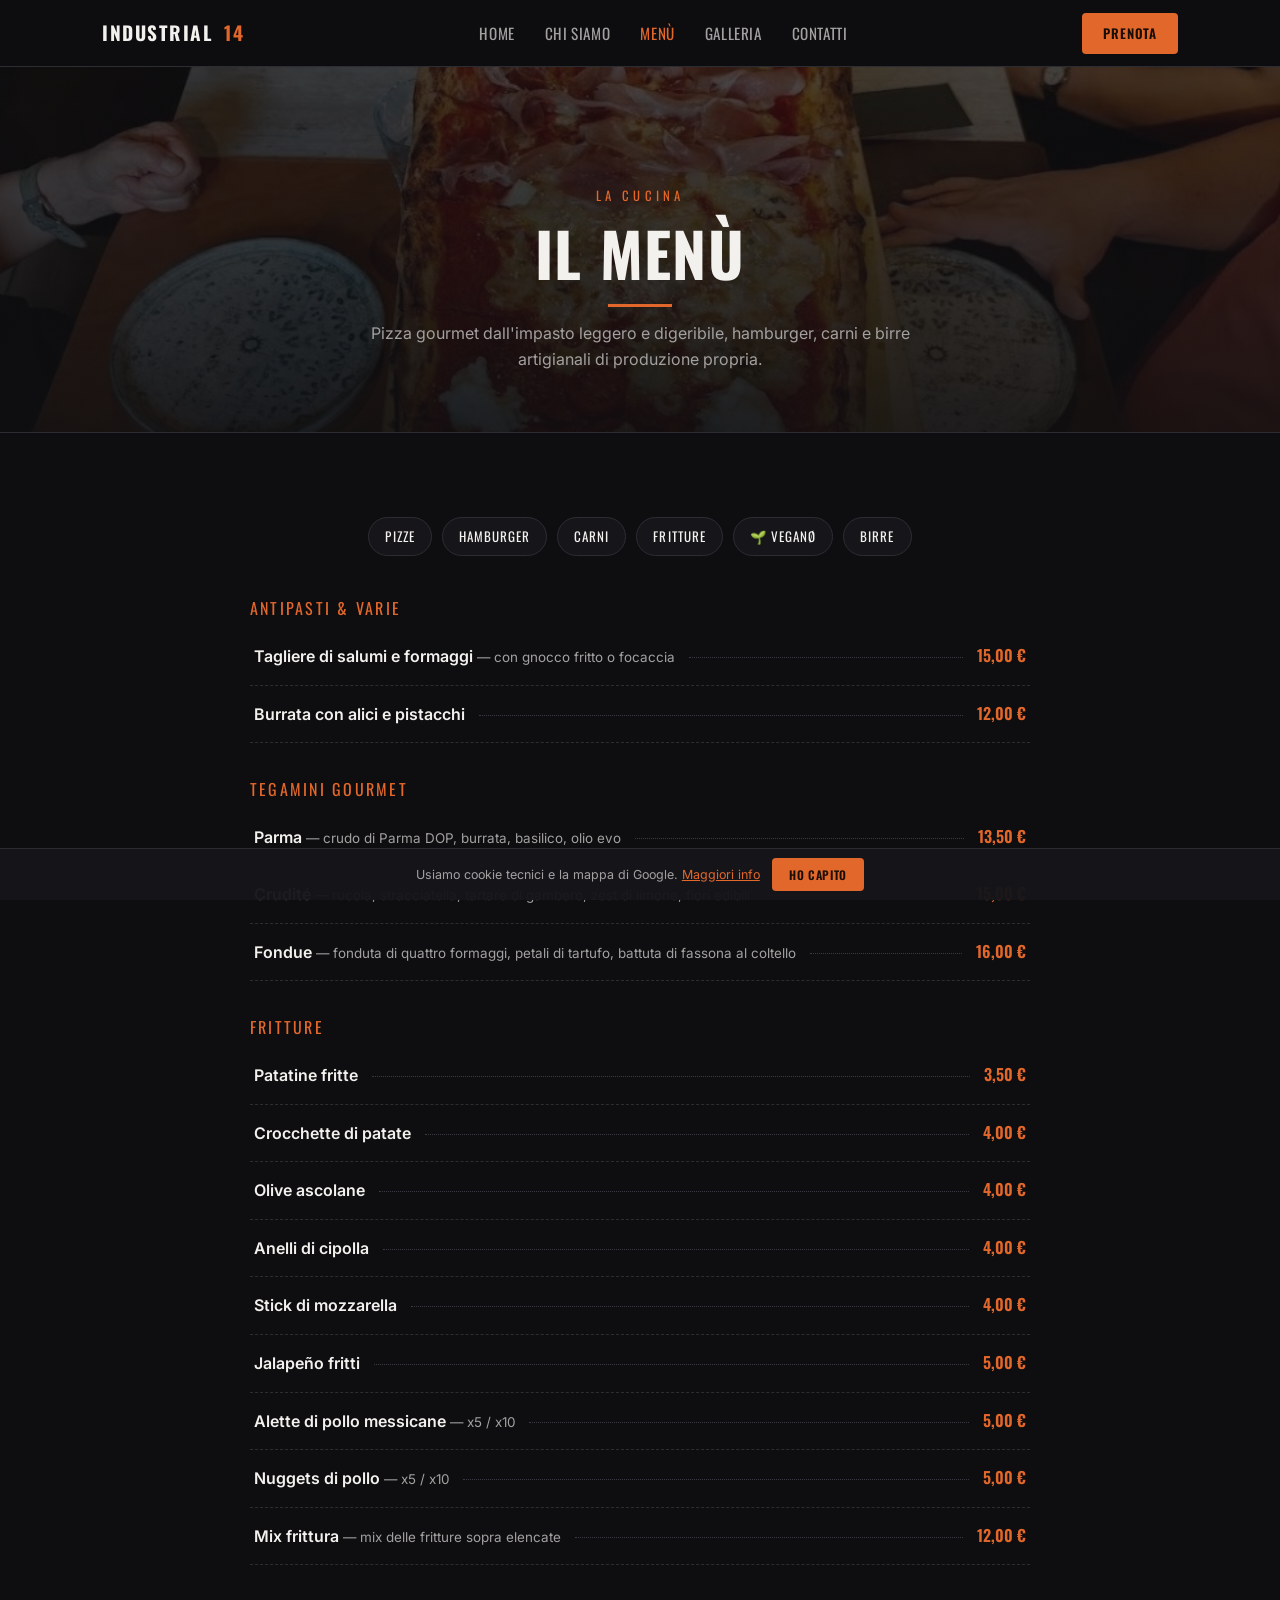
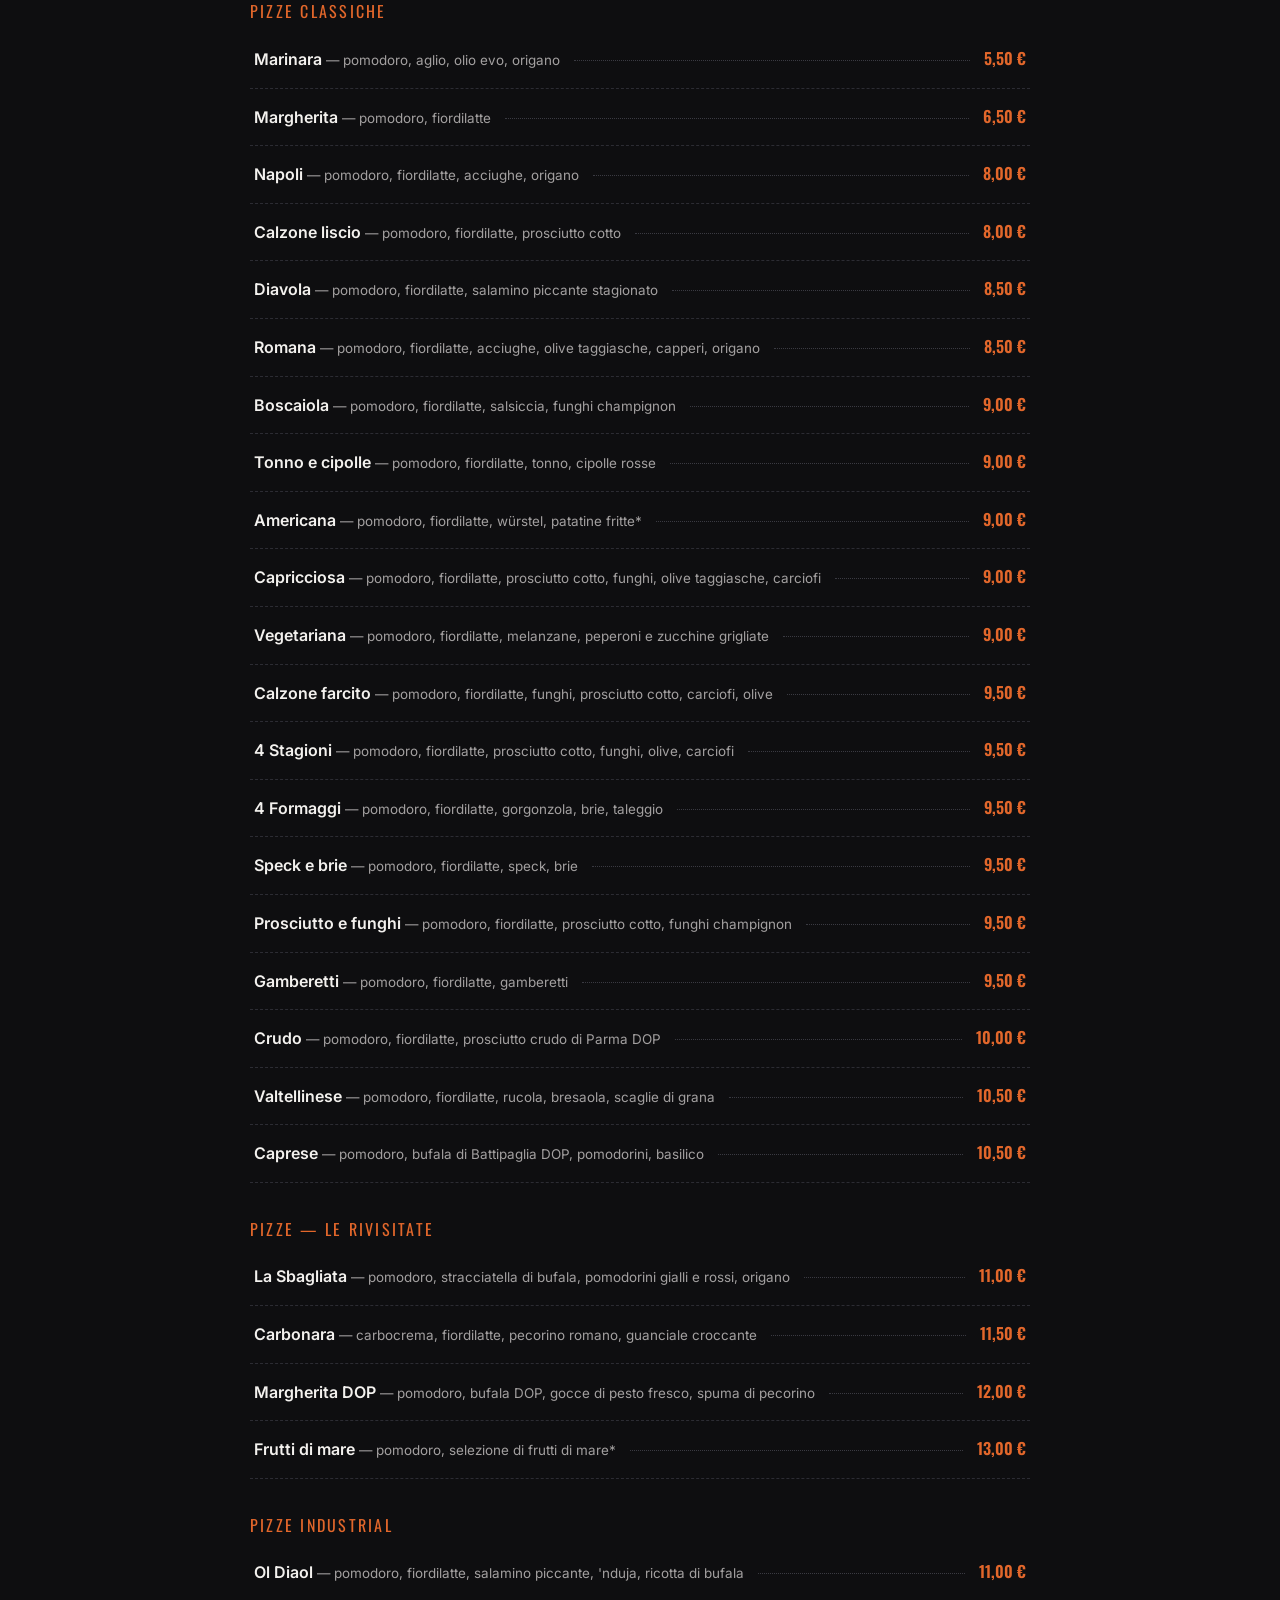
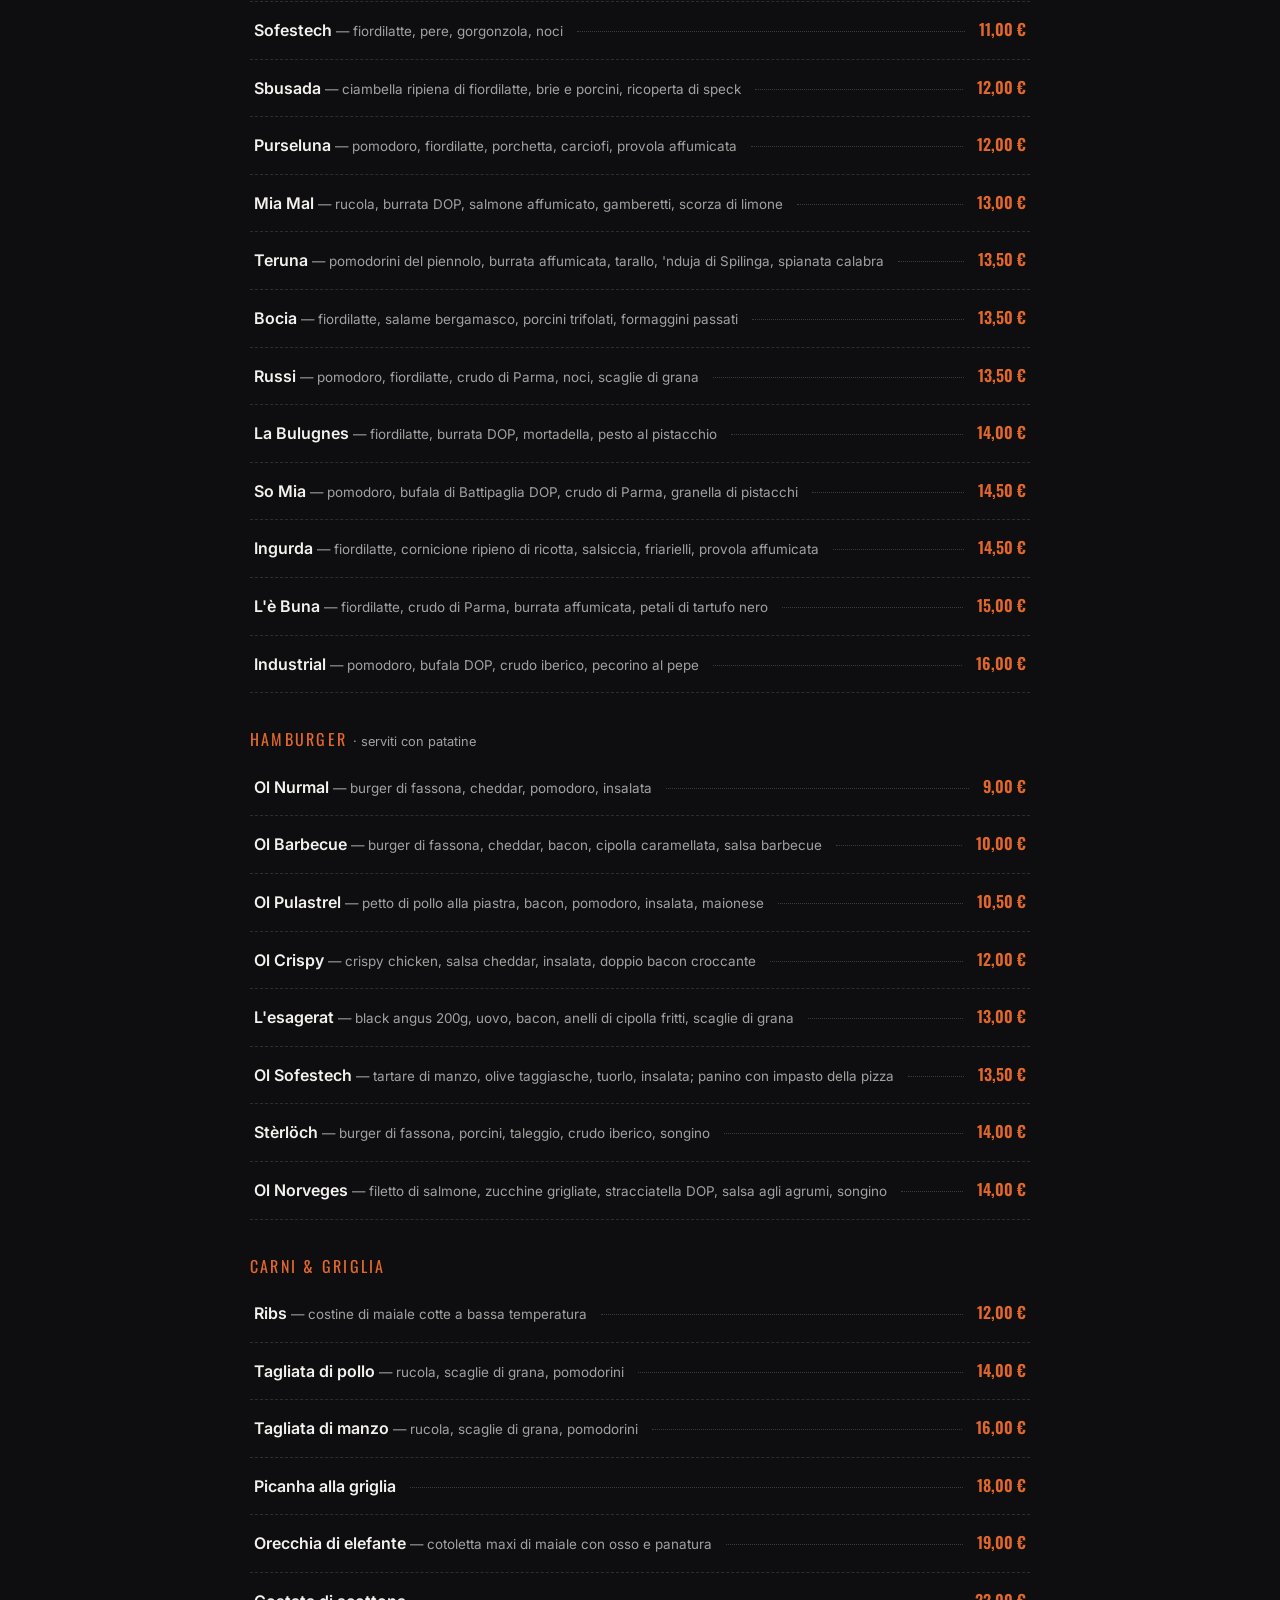
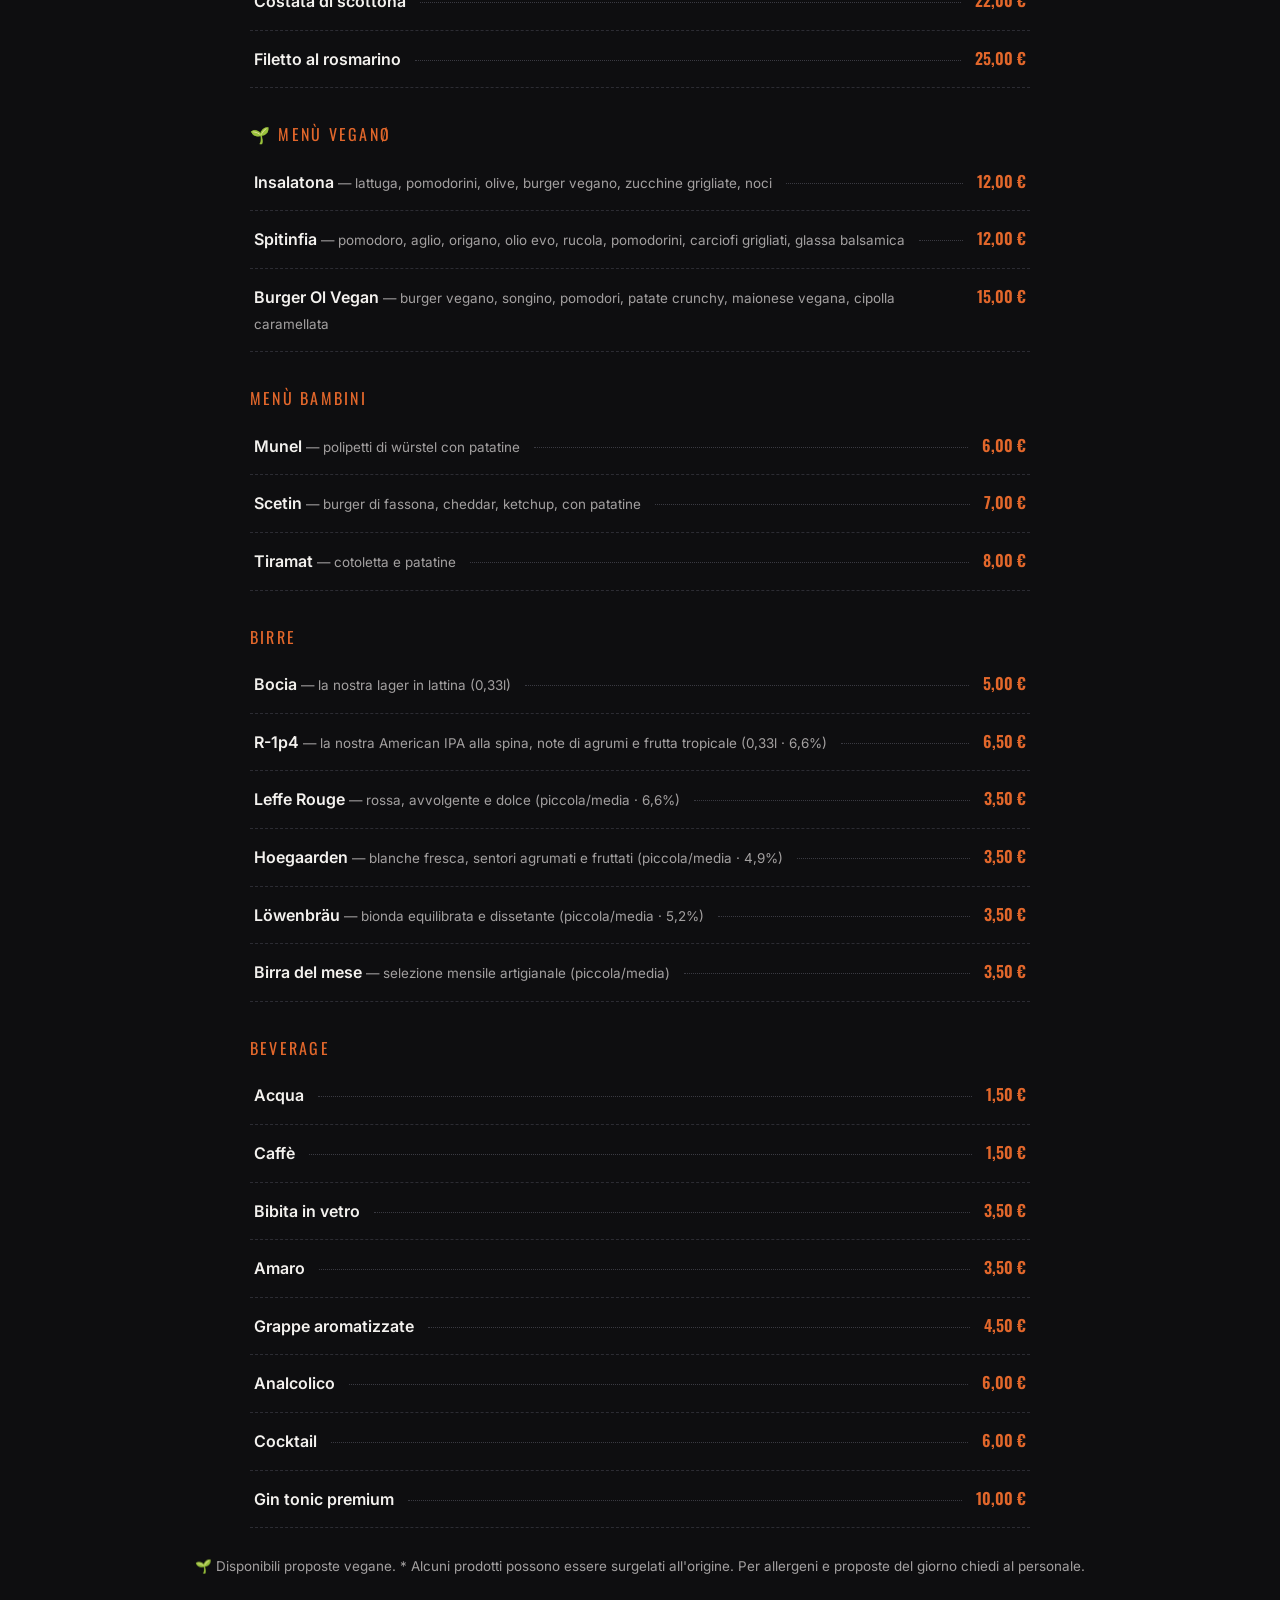
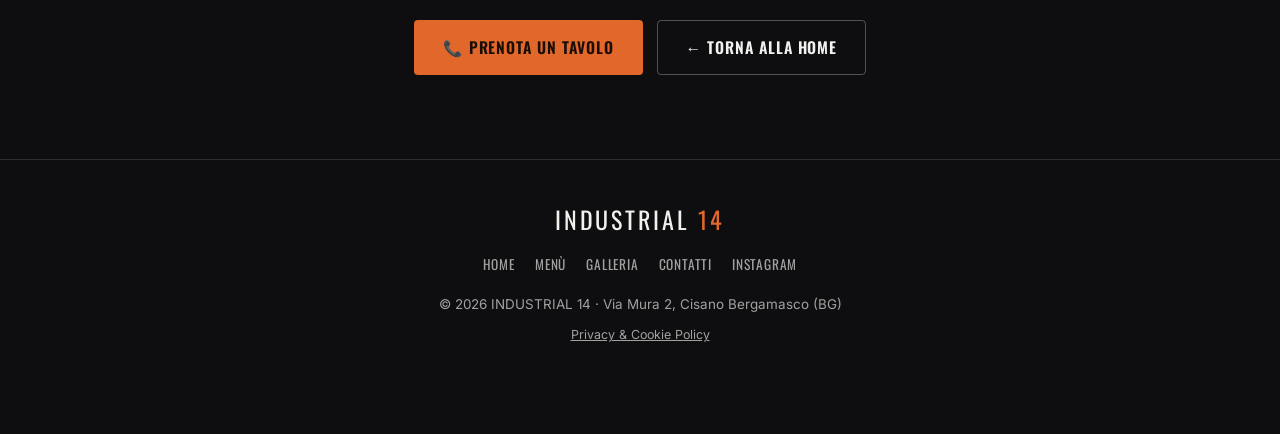
<file: industrial14/menu.html>
<!DOCTYPE html>
<html lang="it">
<head>
  <meta charset="UTF-8" />
  <meta name="viewport" content="width=device-width, initial-scale=1.0" />
  <title>Menù — INDUSTRIAL 14, Cisano Bergamasco</title>
  <meta name="description" content="Il menù di INDUSTRIAL 14: pizze classiche, rivisitate e Industrial, hamburger, carni alla griglia, tegamini gourmet, fritture, proposte vegane, menù bambini e birre artigianali." />
  <meta name="theme-color" content="#0e0e10" />
  <link rel="preconnect" href="https://fonts.googleapis.com">
  <link rel="preconnect" href="https://fonts.gstatic.com" crossorigin>
  <link href="https://fonts.googleapis.com/css2?family=Oswald:wght@400;500;600;700&family=Inter:wght@400;500;600&display=swap" rel="stylesheet">
  <link rel="icon" type="image/png" href="favicon.png">
  <link rel="apple-touch-icon" href="favicon.png">
  <link rel="stylesheet" href="style.css">
</head>
<body>

  <!-- HEADER -->
  <header>
    <div class="wrap nav">
      <a class="brand" href="index.html">INDUSTRIAL <span style="color:var(--accent)">14</span></a>
      <nav class="nav-links">
        <a href="index.html">Home</a>
        <a href="index.html#locale">Chi siamo</a>
        <a href="menu.html" class="active">Menù</a>
        <a href="galleria.html">Galleria</a>
        <a href="contatti.html">Contatti</a>
      </nav>
      <div class="nav-actions">
        <a class="btn btn-accent nav-book" href="contatti.html#prenota">Prenota</a>
        <button class="nav-toggle" id="navToggle" aria-label="Apri menu" aria-controls="navOverlay" aria-expanded="false"><span></span><span></span><span></span></button>
      </div>
    </div>
  </header>

  <!-- MENU A SCHERMO INTERO -->
  <div class="nav-overlay" id="navOverlay" aria-hidden="true">
    <button class="nav-close" id="navClose" aria-label="Chiudi menu">&times;</button>
    <nav class="nav-overlay-links">
      <a href="index.html">Home</a>
      <a href="index.html#locale">Chi siamo</a>
      <a href="menu.html" class="active">Menù</a>
      <a href="galleria.html">Galleria</a>
      <a href="contatti.html">Contatti</a>
      <a class="ov-book" href="contatti.html#prenota">Prenota</a>
    </nav>
  </div>

  <!-- PAGE HERO -->
  <section class="page-hero" style="--phimg:url('img/industrial14-pizza-metro.jpg')">
    <div class="wrap">
      <span class="eyebrow">La cucina</span>
      <h1>Il menù</h1>
      <div class="rule"></div>
      <p>Pizza gourmet dall'impasto leggero e digeribile, hamburger, carni e birre artigianali di produzione propria.</p>
    </div>
  </section>

  <!-- MENU -->
  <section>
    <div class="wrap">
      <div class="cat-chips" style="margin-bottom:40px">
        <a href="#pizze">Pizze</a>
        <a href="#hamburger">Hamburger</a>
        <a href="#carni">Carni</a>
        <a href="#fritture">Fritture</a>
        <a href="#vegano">🌱 Veganø</a>
        <a href="#birre">Birre</a>
      </div>
      <div class="menu-list" id="menuList" aria-live="polite">
        <p class="menu-note" id="menuLoading">Caricamento del menù…</p>
      </div>
      <p class="menu-note" id="menuNote"></p>
      <div class="center-cta">
        <a class="btn btn-accent" href="tel:+390350390279">📞 Prenota un tavolo</a>
        <a class="btn btn-ghost" href="index.html">← Torna alla home</a>
      </div>
    </div>
  </section>

  <!-- FOOTER -->
  <footer>
    <div class="wrap">
      <div class="fbrand">INDUSTRIAL <span>14</span></div>
      <div class="socials">
        <a href="index.html">Home</a>
        <a href="menu.html">Menù</a>
        <a href="galleria.html">Galleria</a>
        <a href="contatti.html">Contatti</a>
        <a href="https://www.instagram.com/industrial14_cisano/" target="_blank" rel="noopener">Instagram</a>
      </div>
      <div>© <span id="year"></span> INDUSTRIAL 14 · Via Mura 2, Cisano Bergamasco (BG)</div>
      <div class="legal">
        <a href="#" onclick="alert('Inserire qui la Privacy &amp; Cookie Policy.');return false;">Privacy &amp; Cookie Policy</a>
      </div>
    </div>
  </footer>


  <!-- COOKIE BANNER -->
  <div class="cookie hidden" id="cookie">
    <p>Usiamo cookie tecnici e la mappa di Google. <a href="#" onclick="alert('Inserire la Cookie Policy completa.');return false;">Maggiori info</a></p>
    <button class="btn btn-accent" onclick="acceptCookie()">Ho capito</button>
  </div>

  <script src="script.js"></script>
  <script>
  (function () {
    var host = document.getElementById('menuList');
    var noteEl = document.getElementById('menuNote');
    if (!host) return;
    fetch('data/menu.json?v=' + Date.now())
      .then(function (r) { if (!r.ok) throw 0; return r.json(); })
      .then(function (d) {
        host.innerHTML = '';
        (d.categorie || []).forEach(function (c) {
          var cat = document.createElement('div');
          cat.className = 'menu-cat';
          if (c.id) cat.id = c.id;
          cat.appendChild(document.createTextNode(c.nome + ' '));
          if (c.nota) {
            var s = document.createElement('span');
            s.style.cssText = 'font-family:var(--font-testo);text-transform:none;letter-spacing:0;color:var(--muted);font-size:.8rem';
            s.textContent = '\u00b7 ' + c.nota;
            cat.appendChild(s);
          }
          host.appendChild(cat);
          (c.voci || []).forEach(function (v) {
            var row = document.createElement('div'); row.className = 'menu-row';
            var name = document.createElement('span'); name.className = 'name';
            name.appendChild(document.createTextNode(v.nome + (v.desc ? ' ' : '')));
            if (v.desc) {
              var dsc = document.createElement('span'); dsc.className = 'desc';
              dsc.textContent = '\u2014 ' + v.desc;
              name.appendChild(dsc);
            }
            var dots = document.createElement('span'); dots.className = 'dots';
            var price = document.createElement('span'); price.className = 'price';
            price.textContent = v.prezzo;
            row.appendChild(name); row.appendChild(dots); row.appendChild(price);
            host.appendChild(row);
          });
        });
        if (noteEl && d.nota) noteEl.textContent = d.nota;
      })
      .catch(function () {
        host.innerHTML = '<p class="menu-note">Men\u00f9 momentaneamente non disponibile. Chiamaci al <a href="tel:+390350390279" style="color:var(--accent)">035 039 0279</a>.</p>';
      });
  })();
  </script>
</body>
</html>
</file>
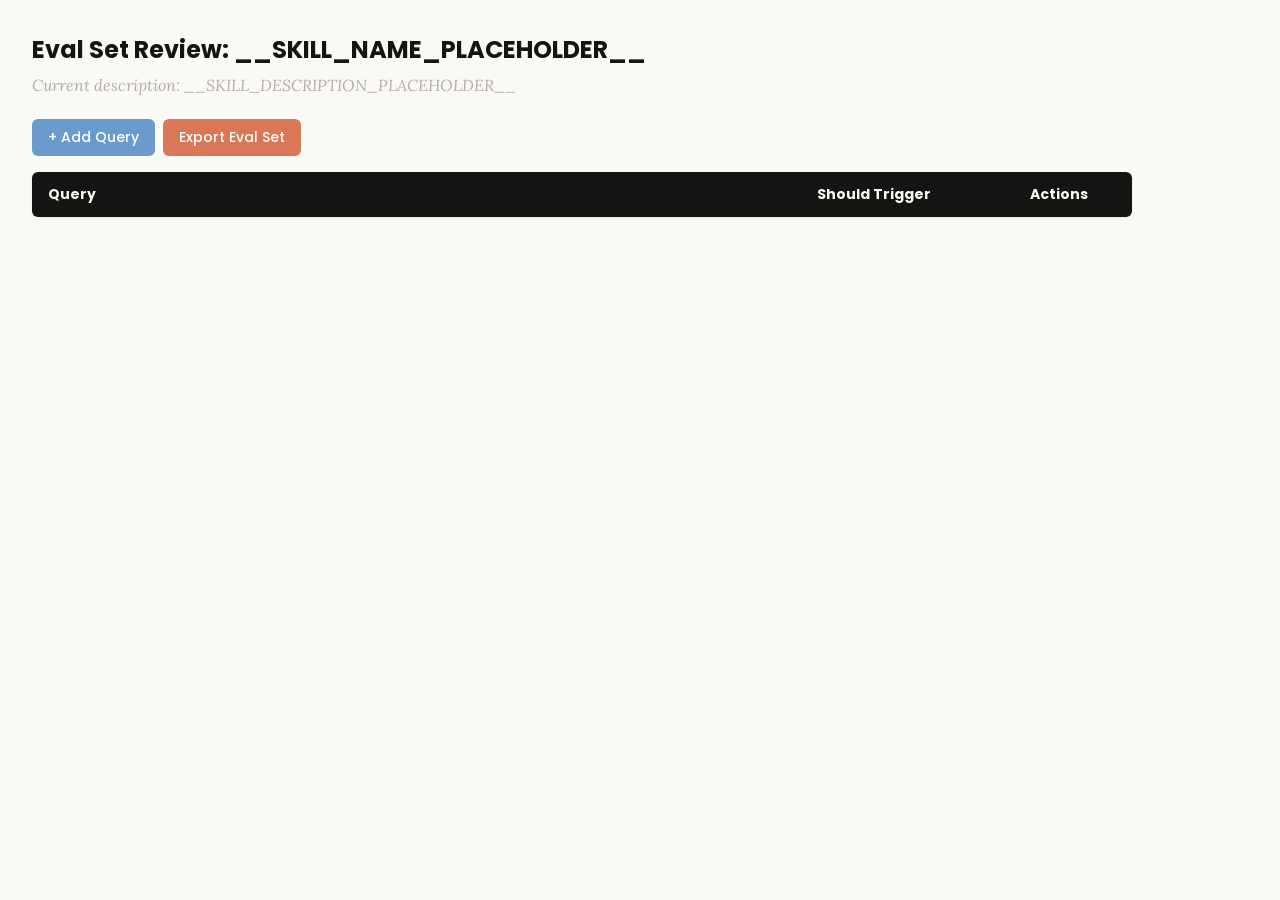
<file: .claude/skills/skill-creator/assets/eval_review.html>
<!DOCTYPE html>
<html lang="en">
<head>
  <meta charset="UTF-8">
  <meta name="viewport" content="width=device-width, initial-scale=1.0">
  <title>Eval Set Review - __SKILL_NAME_PLACEHOLDER__</title>
  <link rel="preconnect" href="https://fonts.googleapis.com">
  <link rel="preconnect" href="https://fonts.gstatic.com" crossorigin>
  <link href="https://fonts.googleapis.com/css2?family=Poppins:wght@500;600&family=Lora:wght@400;500&display=swap" rel="stylesheet">
  <style>
    * { box-sizing: border-box; margin: 0; padding: 0; }
    body { font-family: 'Lora', Georgia, serif; background: #faf9f5; padding: 2rem; color: #141413; }
    h1 { font-family: 'Poppins', sans-serif; margin-bottom: 0.5rem; font-size: 1.5rem; }
    .description { color: #b0aea5; margin-bottom: 1.5rem; font-style: italic; max-width: 900px; }
    .controls { margin-bottom: 1rem; display: flex; gap: 0.5rem; }
    .btn { font-family: 'Poppins', sans-serif; padding: 0.5rem 1rem; border: none; border-radius: 6px; cursor: pointer; font-size: 0.875rem; font-weight: 500; }
    .btn-add { background: #6a9bcc; color: white; }
    .btn-add:hover { background: #5889b8; }
    .btn-export { background: #d97757; color: white; }
    .btn-export:hover { background: #c4613f; }
    table { width: 100%; max-width: 1100px; border-collapse: collapse; background: white; border-radius: 6px; overflow: hidden; box-shadow: 0 1px 3px rgba(0,0,0,0.08); }
    th { font-family: 'Poppins', sans-serif; background: #141413; color: #faf9f5; padding: 0.75rem 1rem; text-align: left; font-size: 0.875rem; }
    td { padding: 0.75rem 1rem; border-bottom: 1px solid #e8e6dc; vertical-align: top; }
    tr:nth-child(even) td { background: #faf9f5; }
    tr:hover td { background: #f3f1ea; }
    .section-header td { background: #e8e6dc; font-family: 'Poppins', sans-serif; font-weight: 500; font-size: 0.8rem; color: #141413; text-transform: uppercase; letter-spacing: 0.05em; }
    .query-input { width: 100%; padding: 0.4rem; border: 1px solid #e8e6dc; border-radius: 4px; font-size: 0.875rem; font-family: 'Lora', Georgia, serif; resize: vertical; min-height: 60px; }
    .query-input:focus { outline: none; border-color: #d97757; box-shadow: 0 0 0 2px rgba(217,119,87,0.15); }
    .toggle { position: relative; display: inline-block; width: 44px; height: 24px; }
    .toggle input { opacity: 0; width: 0; height: 0; }
    .toggle .slider { position: absolute; inset: 0; background: #b0aea5; border-radius: 24px; cursor: pointer; transition: 0.2s; }
    .toggle .slider::before { content: ""; position: absolute; width: 18px; height: 18px; left: 3px; bottom: 3px; background: white; border-radius: 50%; transition: 0.2s; }
    .toggle input:checked + .slider { background: #d97757; }
    .toggle input:checked + .slider::before { transform: translateX(20px); }
    .btn-delete { background: #c44; color: white; padding: 0.3rem 0.6rem; border: none; border-radius: 4px; cursor: pointer; font-size: 0.75rem; font-family: 'Poppins', sans-serif; }
    .btn-delete:hover { background: #a33; }
    .summary { margin-top: 1rem; color: #b0aea5; font-size: 0.875rem; }
  </style>
</head>
<body>
  <h1>Eval Set Review: <span id="skill-name">__SKILL_NAME_PLACEHOLDER__</span></h1>
  <p class="description">Current description: <span id="skill-desc">__SKILL_DESCRIPTION_PLACEHOLDER__</span></p>

  <div class="controls">
    <button class="btn btn-add" onclick="addRow()">+ Add Query</button>
    <button class="btn btn-export" onclick="exportEvalSet()">Export Eval Set</button>
  </div>

  <table>
    <thead>
      <tr>
        <th style="width:65%">Query</th>
        <th style="width:18%">Should Trigger</th>
        <th style="width:10%">Actions</th>
      </tr>
    </thead>
    <tbody id="eval-body"></tbody>
  </table>

  <p class="summary" id="summary"></p>

  <script>
    const EVAL_DATA = __EVAL_DATA_PLACEHOLDER__;

    let evalItems = [...EVAL_DATA];

    function render() {
      const tbody = document.getElementById('eval-body');
      tbody.innerHTML = '';

      // Sort: should-trigger first, then should-not-trigger
      const sorted = evalItems
        .map((item, origIdx) => ({ ...item, origIdx }))
        .sort((a, b) => (b.should_trigger ? 1 : 0) - (a.should_trigger ? 1 : 0));

      let lastGroup = null;
      sorted.forEach(item => {
        const group = item.should_trigger ? 'trigger' : 'no-trigger';
        if (group !== lastGroup) {
          const headerRow = document.createElement('tr');
          headerRow.className = 'section-header';
          headerRow.innerHTML = `<td colspan="3">${item.should_trigger ? 'Should Trigger' : 'Should NOT Trigger'}</td>`;
          tbody.appendChild(headerRow);
          lastGroup = group;
        }

        const idx = item.origIdx;
        const tr = document.createElement('tr');
        tr.innerHTML = `
          <td><textarea class="query-input" onchange="updateQuery(${idx}, this.value)">${escapeHtml(item.query)}</textarea></td>
          <td>
            <label class="toggle">
              <input type="checkbox" ${item.should_trigger ? 'checked' : ''} onchange="updateTrigger(${idx}, this.checked)">
              <span class="slider"></span>
            </label>
            <span style="margin-left:8px;font-size:0.8rem;color:#b0aea5">${item.should_trigger ? 'Yes' : 'No'}</span>
          </td>
          <td><button class="btn-delete" onclick="deleteRow(${idx})">Delete</button></td>
        `;
        tbody.appendChild(tr);
      });
      updateSummary();
    }

    function escapeHtml(text) {
      const div = document.createElement('div');
      div.textContent = text;
      return div.innerHTML;
    }

    function updateQuery(idx, value) { evalItems[idx].query = value; updateSummary(); }
    function updateTrigger(idx, value) { evalItems[idx].should_trigger = value; render(); }
    function deleteRow(idx) { evalItems.splice(idx, 1); render(); }

    function addRow() {
      evalItems.push({ query: '', should_trigger: true });
      render();
      const inputs = document.querySelectorAll('.query-input');
      inputs[inputs.length - 1].focus();
    }

    function updateSummary() {
      const trigger = evalItems.filter(i => i.should_trigger).length;
      const noTrigger = evalItems.filter(i => !i.should_trigger).length;
      document.getElementById('summary').textContent =
        `${evalItems.length} queries total: ${trigger} should trigger, ${noTrigger} should not trigger`;
    }

    function exportEvalSet() {
      const valid = evalItems.filter(i => i.query.trim() !== '');
      const data = valid.map(i => ({ query: i.query.trim(), should_trigger: i.should_trigger }));
      const blob = new Blob([JSON.stringify(data, null, 2)], { type: 'application/json' });
      const url = URL.createObjectURL(blob);
      const a = document.createElement('a');
      a.href = url;
      a.download = 'eval_set.json';
      document.body.appendChild(a);
      a.click();
      document.body.removeChild(a);
      URL.revokeObjectURL(url);
    }

    render();
  </script>
</body>
</html>
</file>
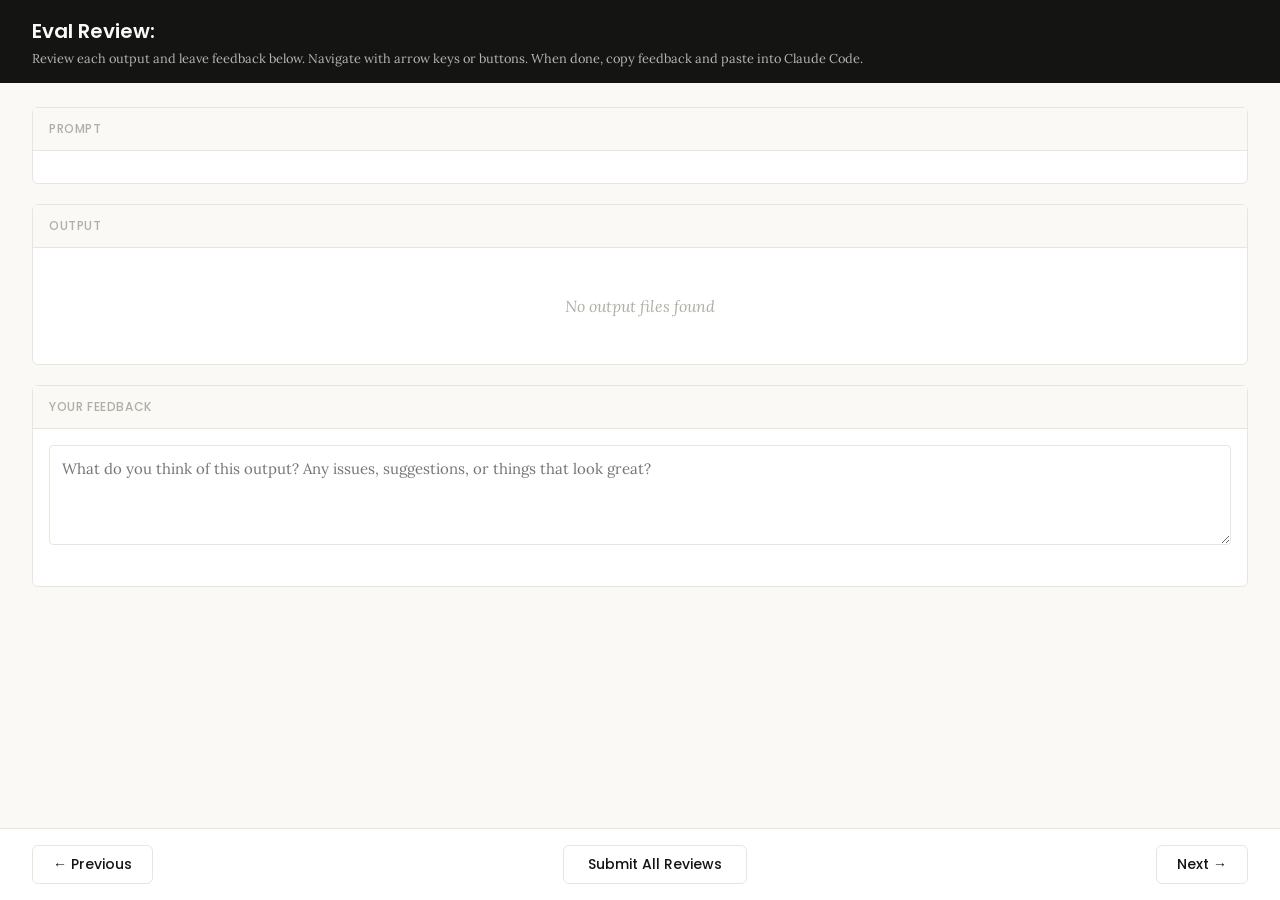
<file: .claude/skills/skill-creator/eval-viewer/viewer.html>
<!DOCTYPE html>
<html lang="en">
<head>
  <meta charset="UTF-8">
  <meta name="viewport" content="width=device-width, initial-scale=1.0">
  <title>Eval Review</title>
  <link rel="preconnect" href="https://fonts.googleapis.com">
  <link rel="preconnect" href="https://fonts.gstatic.com" crossorigin>
  <link href="https://fonts.googleapis.com/css2?family=Poppins:wght@500;600&family=Lora:wght@400;500&display=swap" rel="stylesheet">
  <script src="https://cdn.sheetjs.com/xlsx-0.20.3/package/dist/xlsx.full.min.js" integrity="sha384-EnyY0/GSHQGSxSgMwaIPzSESbqoOLSexfnSMN2AP+39Ckmn92stwABZynq1JyzdT" crossorigin="anonymous"></script>
  <style>
    :root {
      --bg: #faf9f5;
      --surface: #ffffff;
      --border: #e8e6dc;
      --text: #141413;
      --text-muted: #b0aea5;
      --accent: #d97757;
      --accent-hover: #c4613f;
      --green: #788c5d;
      --green-bg: #eef2e8;
      --red: #c44;
      --red-bg: #fceaea;
      --header-bg: #141413;
      --header-text: #faf9f5;
      --radius: 6px;
    }

    * { box-sizing: border-box; margin: 0; padding: 0; }

    body {
      font-family: 'Lora', Georgia, serif;
      background: var(--bg);
      color: var(--text);
      height: 100vh;
      display: flex;
      flex-direction: column;
    }

    /* ---- Header ---- */
    .header {
      background: var(--header-bg);
      color: var(--header-text);
      padding: 1rem 2rem;
      display: flex;
      justify-content: space-between;
      align-items: center;
      flex-shrink: 0;
    }
    .header h1 {
      font-family: 'Poppins', sans-serif;
      font-size: 1.25rem;
      font-weight: 600;
    }
    .header .instructions {
      font-size: 0.8rem;
      opacity: 0.7;
      margin-top: 0.25rem;
    }
    .header .progress {
      font-size: 0.875rem;
      opacity: 0.8;
      text-align: right;
    }

    /* ---- Main content ---- */
    .main {
      flex: 1;
      overflow-y: auto;
      padding: 1.5rem 2rem;
      display: flex;
      flex-direction: column;
      gap: 1.25rem;
    }

    /* ---- Sections ---- */
    .section {
      background: var(--surface);
      border: 1px solid var(--border);
      border-radius: var(--radius);
      flex-shrink: 0;
    }
    .section-header {
      font-family: 'Poppins', sans-serif;
      padding: 0.75rem 1rem;
      font-size: 0.75rem;
      font-weight: 500;
      text-transform: uppercase;
      letter-spacing: 0.05em;
      color: var(--text-muted);
      border-bottom: 1px solid var(--border);
      background: var(--bg);
    }
    .section-body {
      padding: 1rem;
    }

    /* ---- Config badge ---- */
    .config-badge {
      display: inline-block;
      padding: 0.2rem 0.625rem;
      border-radius: 9999px;
      font-family: 'Poppins', sans-serif;
      font-size: 0.6875rem;
      font-weight: 600;
      text-transform: uppercase;
      letter-spacing: 0.03em;
      margin-left: 0.75rem;
      vertical-align: middle;
    }
    .config-badge.config-primary {
      background: rgba(33, 150, 243, 0.12);
      color: #1976d2;
    }
    .config-badge.config-baseline {
      background: rgba(255, 193, 7, 0.15);
      color: #f57f17;
    }

    /* ---- Prompt ---- */
    .prompt-text {
      white-space: pre-wrap;
      font-size: 0.9375rem;
      line-height: 1.6;
    }

    /* ---- Outputs ---- */
    .output-file {
      border: 1px solid var(--border);
      border-radius: var(--radius);
      overflow: hidden;
    }
    .output-file + .output-file {
      margin-top: 1rem;
    }
    .output-file-header {
      padding: 0.5rem 0.75rem;
      font-size: 0.8rem;
      font-weight: 600;
      color: var(--text-muted);
      background: var(--bg);
      border-bottom: 1px solid var(--border);
      font-family: 'SF Mono', SFMono-Regular, Consolas, 'Liberation Mono', Menlo, monospace;
      display: flex;
      justify-content: space-between;
      align-items: center;
    }
    .output-file-header .dl-btn {
      font-size: 0.7rem;
      color: var(--accent);
      text-decoration: none;
      cursor: pointer;
      font-family: -apple-system, BlinkMacSystemFont, 'Segoe UI', sans-serif;
      font-weight: 500;
      opacity: 0.8;
    }
    .output-file-header .dl-btn:hover {
      opacity: 1;
      text-decoration: underline;
    }
    .output-file-content {
      padding: 0.75rem;
      overflow-x: auto;
    }
    .output-file-content pre {
      font-size: 0.8125rem;
      line-height: 1.5;
      white-space: pre-wrap;
      word-break: break-word;
      font-family: 'SF Mono', SFMono-Regular, Consolas, 'Liberation Mono', Menlo, monospace;
    }
    .output-file-content img {
      max-width: 100%;
      height: auto;
      border-radius: 4px;
    }
    .output-file-content iframe {
      width: 100%;
      height: 600px;
      border: none;
    }
    .output-file-content table {
      border-collapse: collapse;
      font-size: 0.8125rem;
      width: 100%;
    }
    .output-file-content table td,
    .output-file-content table th {
      border: 1px solid var(--border);
      padding: 0.375rem 0.5rem;
      text-align: left;
    }
    .output-file-content table th {
      background: var(--bg);
      font-weight: 600;
    }
    .output-file-content .download-link {
      display: inline-flex;
      align-items: center;
      gap: 0.5rem;
      padding: 0.5rem 1rem;
      background: var(--bg);
      border: 1px solid var(--border);
      border-radius: 4px;
      color: var(--accent);
      text-decoration: none;
      font-size: 0.875rem;
      cursor: pointer;
    }
    .output-file-content .download-link:hover {
      background: var(--border);
    }
    .empty-state {
      color: var(--text-muted);
      font-style: italic;
      padding: 2rem;
      text-align: center;
    }

    /* ---- Feedback ---- */
    .prev-feedback {
      background: var(--bg);
      border: 1px solid var(--border);
      border-radius: 4px;
      padding: 0.625rem 0.75rem;
      margin-top: 0.75rem;
      font-size: 0.8125rem;
      color: var(--text-muted);
      line-height: 1.5;
    }
    .prev-feedback-label {
      font-size: 0.7rem;
      font-weight: 600;
      text-transform: uppercase;
      letter-spacing: 0.04em;
      margin-bottom: 0.25rem;
      color: var(--text-muted);
    }
    .feedback-textarea {
      width: 100%;
      min-height: 100px;
      padding: 0.75rem;
      border: 1px solid var(--border);
      border-radius: 4px;
      font-family: inherit;
      font-size: 0.9375rem;
      line-height: 1.5;
      resize: vertical;
      color: var(--text);
    }
    .feedback-textarea:focus {
      outline: none;
      border-color: var(--accent);
      box-shadow: 0 0 0 3px rgba(37, 99, 235, 0.1);
    }
    .feedback-status {
      font-size: 0.75rem;
      color: var(--text-muted);
      margin-top: 0.5rem;
      min-height: 1.1em;
    }

    /* ---- Grades (collapsible) ---- */
    .grades-toggle {
      display: flex;
      align-items: center;
      cursor: pointer;
      user-select: none;
    }
    .grades-toggle:hover {
      color: var(--accent);
    }
    .grades-toggle .arrow {
      margin-right: 0.5rem;
      transition: transform 0.15s;
      font-size: 0.75rem;
    }
    .grades-toggle .arrow.open {
      transform: rotate(90deg);
    }
    .grades-content {
      display: none;
      margin-top: 0.75rem;
    }
    .grades-content.open {
      display: block;
    }
    .grades-summary {
      font-size: 0.875rem;
      margin-bottom: 0.75rem;
      display: flex;
      align-items: center;
      gap: 0.5rem;
    }
    .grade-badge {
      display: inline-block;
      padding: 0.125rem 0.5rem;
      border-radius: 9999px;
      font-size: 0.75rem;
      font-weight: 600;
    }
    .grade-pass { background: var(--green-bg); color: var(--green); }
    .grade-fail { background: var(--red-bg); color: var(--red); }
    .assertion-list {
      list-style: none;
    }
    .assertion-item {
      padding: 0.625rem 0;
      border-bottom: 1px solid var(--border);
      font-size: 0.8125rem;
    }
    .assertion-item:last-child { border-bottom: none; }
    .assertion-status {
      font-weight: 600;
      margin-right: 0.5rem;
    }
    .assertion-status.pass { color: var(--green); }
    .assertion-status.fail { color: var(--red); }
    .assertion-evidence {
      color: var(--text-muted);
      font-size: 0.75rem;
      margin-top: 0.25rem;
      padding-left: 1.5rem;
    }

    /* ---- View tabs ---- */
    .view-tabs {
      display: flex;
      gap: 0;
      padding: 0 2rem;
      background: var(--bg);
      border-bottom: 1px solid var(--border);
      flex-shrink: 0;
    }
    .view-tab {
      font-family: 'Poppins', sans-serif;
      padding: 0.625rem 1.25rem;
      font-size: 0.8125rem;
      font-weight: 500;
      cursor: pointer;
      border: none;
      background: none;
      color: var(--text-muted);
      border-bottom: 2px solid transparent;
      transition: all 0.15s;
    }
    .view-tab:hover { color: var(--text); }
    .view-tab.active {
      color: var(--accent);
      border-bottom-color: var(--accent);
    }
    .view-panel { display: none; }
    .view-panel.active { display: flex; flex-direction: column; flex: 1; overflow: hidden; }

    /* ---- Benchmark view ---- */
    .benchmark-view {
      padding: 1.5rem 2rem;
      overflow-y: auto;
      flex: 1;
    }
    .benchmark-table {
      border-collapse: collapse;
      background: var(--surface);
      border: 1px solid var(--border);
      border-radius: var(--radius);
      font-size: 0.8125rem;
      width: 100%;
      margin-bottom: 1.5rem;
    }
    .benchmark-table th, .benchmark-table td {
      padding: 0.625rem 0.75rem;
      text-align: left;
      border: 1px solid var(--border);
    }
    .benchmark-table th {
      font-family: 'Poppins', sans-serif;
      background: var(--header-bg);
      color: var(--header-text);
      font-weight: 500;
      font-size: 0.75rem;
      text-transform: uppercase;
      letter-spacing: 0.04em;
    }
    .benchmark-table tr:hover { background: var(--bg); }
    .benchmark-table tr.benchmark-row-with { background: rgba(33, 150, 243, 0.06); }
    .benchmark-table tr.benchmark-row-without { background: rgba(255, 193, 7, 0.06); }
    .benchmark-table tr.benchmark-row-with:hover { background: rgba(33, 150, 243, 0.12); }
    .benchmark-table tr.benchmark-row-without:hover { background: rgba(255, 193, 7, 0.12); }
    .benchmark-table tr.benchmark-row-avg { font-weight: 600; border-top: 2px solid var(--border); }
    .benchmark-table tr.benchmark-row-avg.benchmark-row-with { background: rgba(33, 150, 243, 0.12); }
    .benchmark-table tr.benchmark-row-avg.benchmark-row-without { background: rgba(255, 193, 7, 0.12); }
    .benchmark-delta-positive { color: var(--green); font-weight: 600; }
    .benchmark-delta-negative { color: var(--red); font-weight: 600; }
    .benchmark-notes {
      background: var(--surface);
      border: 1px solid var(--border);
      border-radius: var(--radius);
      padding: 1rem;
    }
    .benchmark-notes h3 {
      font-family: 'Poppins', sans-serif;
      font-size: 0.875rem;
      margin-bottom: 0.75rem;
    }
    .benchmark-notes ul {
      list-style: disc;
      padding-left: 1.25rem;
    }
    .benchmark-notes li {
      font-size: 0.8125rem;
      line-height: 1.6;
      margin-bottom: 0.375rem;
    }
    .benchmark-empty {
      color: var(--text-muted);
      font-style: italic;
      text-align: center;
      padding: 3rem;
    }

    /* ---- Navigation ---- */
    .nav {
      display: flex;
      justify-content: space-between;
      align-items: center;
      padding: 1rem 2rem;
      border-top: 1px solid var(--border);
      background: var(--surface);
      flex-shrink: 0;
    }
    .nav-btn {
      font-family: 'Poppins', sans-serif;
      padding: 0.5rem 1.25rem;
      border: 1px solid var(--border);
      border-radius: var(--radius);
      background: var(--surface);
      cursor: pointer;
      font-size: 0.875rem;
      font-weight: 500;
      color: var(--text);
      transition: all 0.15s;
    }
    .nav-btn:hover:not(:disabled) {
      background: var(--bg);
      border-color: var(--text-muted);
    }
    .nav-btn:disabled {
      opacity: 0.4;
      cursor: not-allowed;
    }
    .done-btn {
      font-family: 'Poppins', sans-serif;
      padding: 0.5rem 1.5rem;
      border: 1px solid var(--border);
      border-radius: var(--radius);
      background: var(--surface);
      color: var(--text);
      cursor: pointer;
      font-size: 0.875rem;
      font-weight: 500;
      transition: all 0.15s;
    }
    .done-btn:hover {
      background: var(--bg);
      border-color: var(--text-muted);
    }
    .done-btn.ready {
      border: none;
      background: var(--accent);
      color: white;
      font-weight: 600;
    }
    .done-btn.ready:hover {
      background: var(--accent-hover);
    }
    /* ---- Done overlay ---- */
    .done-overlay {
      display: none;
      position: fixed;
      inset: 0;
      background: rgba(0, 0, 0, 0.5);
      z-index: 100;
      justify-content: center;
      align-items: center;
    }
    .done-overlay.visible {
      display: flex;
    }
    .done-card {
      background: var(--surface);
      border-radius: 12px;
      padding: 2rem 3rem;
      text-align: center;
      box-shadow: 0 20px 60px rgba(0, 0, 0, 0.3);
      max-width: 500px;
    }
    .done-card h2 {
      font-size: 1.5rem;
      margin-bottom: 0.5rem;
    }
    .done-card p {
      color: var(--text-muted);
      margin-bottom: 1.5rem;
      line-height: 1.5;
    }
    .done-card .btn-row {
      display: flex;
      gap: 0.5rem;
      justify-content: center;
    }
    .done-card button {
      padding: 0.5rem 1.25rem;
      border: 1px solid var(--border);
      border-radius: var(--radius);
      background: var(--surface);
      cursor: pointer;
      font-size: 0.875rem;
    }
    .done-card button:hover {
      background: var(--bg);
    }
    /* ---- Toast ---- */
    .toast {
      position: fixed;
      bottom: 5rem;
      left: 50%;
      transform: translateX(-50%);
      background: var(--header-bg);
      color: var(--header-text);
      padding: 0.625rem 1.25rem;
      border-radius: var(--radius);
      font-size: 0.875rem;
      opacity: 0;
      transition: opacity 0.3s;
      pointer-events: none;
      z-index: 200;
    }
    .toast.visible {
      opacity: 1;
    }
  </style>
</head>
<body>
  <div id="app" style="height:100vh; display:flex; flex-direction:column;">
    <div class="header">
      <div>
        <h1>Eval Review: <span id="skill-name"></span></h1>
        <div class="instructions">Review each output and leave feedback below. Navigate with arrow keys or buttons. When done, copy feedback and paste into Claude Code.</div>
      </div>
      <div class="progress" id="progress"></div>
    </div>

    <!-- View tabs (only shown when benchmark data exists) -->
    <div class="view-tabs" id="view-tabs" style="display:none;">
      <button class="view-tab active" onclick="switchView('outputs')">Outputs</button>
      <button class="view-tab" onclick="switchView('benchmark')">Benchmark</button>
    </div>

    <!-- Outputs panel (qualitative review) -->
    <div class="view-panel active" id="panel-outputs">
    <div class="main">
      <!-- Prompt -->
      <div class="section">
        <div class="section-header">Prompt <span class="config-badge" id="config-badge" style="display:none;"></span></div>
        <div class="section-body">
          <div class="prompt-text" id="prompt-text"></div>
        </div>
      </div>

      <!-- Outputs -->
      <div class="section">
        <div class="section-header">Output</div>
        <div class="section-body" id="outputs-body">
          <div class="empty-state">No output files found</div>
        </div>
      </div>

      <!-- Previous Output (collapsible) -->
      <div class="section" id="prev-outputs-section" style="display:none;">
        <div class="section-header">
          <div class="grades-toggle" onclick="togglePrevOutputs()">
            <span class="arrow" id="prev-outputs-arrow">&#9654;</span>
            Previous Output
          </div>
        </div>
        <div class="grades-content" id="prev-outputs-content"></div>
      </div>

      <!-- Grades (collapsible) -->
      <div class="section" id="grades-section" style="display:none;">
        <div class="section-header">
          <div class="grades-toggle" onclick="toggleGrades()">
            <span class="arrow" id="grades-arrow">&#9654;</span>
            Formal Grades
          </div>
        </div>
        <div class="grades-content" id="grades-content"></div>
      </div>

      <!-- Feedback -->
      <div class="section">
        <div class="section-header">Your Feedback</div>
        <div class="section-body">
          <textarea
            class="feedback-textarea"
            id="feedback"
            placeholder="What do you think of this output? Any issues, suggestions, or things that look great?"
          ></textarea>
          <div class="feedback-status" id="feedback-status"></div>
          <div class="prev-feedback" id="prev-feedback" style="display:none;">
            <div class="prev-feedback-label">Previous feedback</div>
            <div id="prev-feedback-text"></div>
          </div>
        </div>
      </div>
    </div>

    <div class="nav" id="outputs-nav">
      <button class="nav-btn" id="prev-btn" onclick="navigate(-1)">&#8592; Previous</button>
      <button class="done-btn" id="done-btn" onclick="showDoneDialog()">Submit All Reviews</button>
      <button class="nav-btn" id="next-btn" onclick="navigate(1)">Next &#8594;</button>
    </div>
    </div><!-- end panel-outputs -->

    <!-- Benchmark panel (quantitative stats) -->
    <div class="view-panel" id="panel-benchmark">
      <div class="benchmark-view" id="benchmark-content">
        <div class="benchmark-empty">No benchmark data available. Run a benchmark to see quantitative results here.</div>
      </div>
    </div>
  </div>

  <!-- Done overlay -->
  <div class="done-overlay" id="done-overlay">
    <div class="done-card">
      <h2>Review Complete</h2>
      <p>Your feedback has been saved. Go back to your Claude Code session and tell Claude you're done reviewing.</p>
      <div class="btn-row">
        <button onclick="closeDoneDialog()">OK</button>
      </div>
    </div>
  </div>

  <!-- Toast -->
  <div class="toast" id="toast"></div>

  <script>
    // ---- Embedded data (injected by generate_review.py) ----
    /*__EMBEDDED_DATA__*/

    // ---- State ----
    let feedbackMap = {};  // run_id -> feedback text
    let currentIndex = 0;
    let visitedRuns = new Set();

    // ---- Init ----
    async function init() {
      // Load saved feedback from server — but only if this isn't a fresh
      // iteration (indicated by previous_feedback being present). When
      // previous feedback exists, the feedback.json on disk is stale from
      // the prior iteration and should not pre-fill the textareas.
      const hasPrevious = Object.keys(EMBEDDED_DATA.previous_feedback || {}).length > 0
        || Object.keys(EMBEDDED_DATA.previous_outputs || {}).length > 0;
      if (!hasPrevious) {
        try {
          const resp = await fetch("/api/feedback");
          const data = await resp.json();
          if (data.reviews) {
            for (const r of data.reviews) feedbackMap[r.run_id] = r.feedback;
          }
        } catch { /* first run, no feedback yet */ }
      }

      document.getElementById("skill-name").textContent = EMBEDDED_DATA.skill_name;
      showRun(0);

      // Wire up feedback auto-save
      const textarea = document.getElementById("feedback");
      let saveTimeout = null;
      textarea.addEventListener("input", () => {
        clearTimeout(saveTimeout);
        document.getElementById("feedback-status").textContent = "";
        saveTimeout = setTimeout(() => saveCurrentFeedback(), 800);
      });
    }

    // ---- Navigation ----
    function navigate(delta) {
      const newIndex = currentIndex + delta;
      if (newIndex >= 0 && newIndex < EMBEDDED_DATA.runs.length) {
        saveCurrentFeedback();
        showRun(newIndex);
      }
    }

    function updateNavButtons() {
      document.getElementById("prev-btn").disabled = currentIndex === 0;
      document.getElementById("next-btn").disabled =
        currentIndex === EMBEDDED_DATA.runs.length - 1;
    }

    // ---- Show a run ----
    function showRun(index) {
      currentIndex = index;
      const run = EMBEDDED_DATA.runs[index];

      // Progress
      document.getElementById("progress").textContent =
        `${index + 1} of ${EMBEDDED_DATA.runs.length}`;

      // Prompt
      document.getElementById("prompt-text").textContent = run.prompt;

      // Config badge
      const badge = document.getElementById("config-badge");
      const configMatch = run.id.match(/(with_skill|without_skill|new_skill|old_skill)/);
      if (configMatch) {
        const config = configMatch[1];
        const isBaseline = config === "without_skill" || config === "old_skill";
        badge.textContent = config.replace(/_/g, " ");
        badge.className = "config-badge " + (isBaseline ? "config-baseline" : "config-primary");
        badge.style.display = "inline-block";
      } else {
        badge.style.display = "none";
      }

      // Outputs
      renderOutputs(run);

      // Previous outputs
      renderPrevOutputs(run);

      // Grades
      renderGrades(run);

      // Previous feedback
      const prevFb = (EMBEDDED_DATA.previous_feedback || {})[run.id];
      const prevEl = document.getElementById("prev-feedback");
      if (prevFb) {
        document.getElementById("prev-feedback-text").textContent = prevFb;
        prevEl.style.display = "block";
      } else {
        prevEl.style.display = "none";
      }

      // Feedback
      document.getElementById("feedback").value = feedbackMap[run.id] || "";
      document.getElementById("feedback-status").textContent = "";

      updateNavButtons();

      // Track visited runs and promote done button when all visited
      visitedRuns.add(index);
      const doneBtn = document.getElementById("done-btn");
      if (visitedRuns.size >= EMBEDDED_DATA.runs.length) {
        doneBtn.classList.add("ready");
      }

      // Scroll main content to top
      document.querySelector(".main").scrollTop = 0;
    }

    // ---- Render outputs ----
    function renderOutputs(run) {
      const container = document.getElementById("outputs-body");
      container.innerHTML = "";

      const outputs = run.outputs || [];
      if (outputs.length === 0) {
        container.innerHTML = '<div class="empty-state">No output files</div>';
        return;
      }

      for (const file of outputs) {
        const fileDiv = document.createElement("div");
        fileDiv.className = "output-file";

        // Always show file header with download link
        const header = document.createElement("div");
        header.className = "output-file-header";
        const nameSpan = document.createElement("span");
        nameSpan.textContent = file.name;
        header.appendChild(nameSpan);
        const dlBtn = document.createElement("a");
        dlBtn.className = "dl-btn";
        dlBtn.textContent = "Download";
        dlBtn.download = file.name;
        dlBtn.href = getDownloadUri(file);
        header.appendChild(dlBtn);
        fileDiv.appendChild(header);

        const content = document.createElement("div");
        content.className = "output-file-content";

        if (file.type === "text") {
          const pre = document.createElement("pre");
          pre.textContent = file.content;
          content.appendChild(pre);
        } else if (file.type === "image") {
          const img = document.createElement("img");
          img.src = file.data_uri;
          img.alt = file.name;
          content.appendChild(img);
        } else if (file.type === "pdf") {
          const iframe = document.createElement("iframe");
          iframe.src = file.data_uri;
          content.appendChild(iframe);
        } else if (file.type === "xlsx") {
          renderXlsx(content, file.data_b64);
        } else if (file.type === "binary") {
          const a = document.createElement("a");
          a.className = "download-link";
          a.href = file.data_uri;
          a.download = file.name;
          a.textContent = "Download " + file.name;
          content.appendChild(a);
        } else if (file.type === "error") {
          const pre = document.createElement("pre");
          pre.textContent = file.content;
          pre.style.color = "var(--red)";
          content.appendChild(pre);
        }

        fileDiv.appendChild(content);
        container.appendChild(fileDiv);
      }
    }

    // ---- XLSX rendering via SheetJS ----
    function renderXlsx(container, b64Data) {
      try {
        const raw = Uint8Array.from(atob(b64Data), c => c.charCodeAt(0));
        const wb = XLSX.read(raw, { type: "array" });

        for (let i = 0; i < wb.SheetNames.length; i++) {
          const sheetName = wb.SheetNames[i];
          const ws = wb.Sheets[sheetName];

          if (wb.SheetNames.length > 1) {
            const sheetLabel = document.createElement("div");
            sheetLabel.style.cssText =
              "font-weight:600; font-size:0.8rem; color:#b0aea5; margin-top:0.5rem; margin-bottom:0.25rem;";
            sheetLabel.textContent = "Sheet: " + sheetName;
            container.appendChild(sheetLabel);
          }

          const htmlStr = XLSX.utils.sheet_to_html(ws, { editable: false });
          const wrapper = document.createElement("div");
          wrapper.innerHTML = htmlStr;
          container.appendChild(wrapper);
        }
      } catch (err) {
        container.textContent = "Error rendering spreadsheet: " + err.message;
      }
    }

    // ---- Grades ----
    function renderGrades(run) {
      const section = document.getElementById("grades-section");
      const content = document.getElementById("grades-content");

      if (!run.grading) {
        section.style.display = "none";
        return;
      }

      const grading = run.grading;
      section.style.display = "block";
      // Reset to collapsed
      content.classList.remove("open");
      document.getElementById("grades-arrow").classList.remove("open");

      const summary = grading.summary || {};
      const expectations = grading.expectations || [];

      let html = '<div style="padding: 1rem;">';

      // Summary line
      const passRate = summary.pass_rate != null
        ? Math.round(summary.pass_rate * 100) + "%"
        : "?";
      const badgeClass = summary.pass_rate >= 0.8 ? "grade-pass" : summary.pass_rate >= 0.5 ? "" : "grade-fail";
      html += '<div class="grades-summary">';
      html += '<span class="grade-badge ' + badgeClass + '">' + passRate + '</span>';
      html += '<span>' + (summary.passed || 0) + ' passed, ' + (summary.failed || 0) + ' failed of ' + (summary.total || 0) + '</span>';
      html += '</div>';

      // Assertions list
      html += '<ul class="assertion-list">';
      for (const exp of expectations) {
        const statusClass = exp.passed ? "pass" : "fail";
        const statusIcon = exp.passed ? "\u2713" : "\u2717";
        html += '<li class="assertion-item">';
        html += '<span class="assertion-status ' + statusClass + '">' + statusIcon + '</span>';
        html += '<span>' + escapeHtml(exp.text) + '</span>';
        if (exp.evidence) {
          html += '<div class="assertion-evidence">' + escapeHtml(exp.evidence) + '</div>';
        }
        html += '</li>';
      }
      html += '</ul>';

      html += '</div>';
      content.innerHTML = html;
    }

    function toggleGrades() {
      const content = document.getElementById("grades-content");
      const arrow = document.getElementById("grades-arrow");
      content.classList.toggle("open");
      arrow.classList.toggle("open");
    }

    // ---- Previous outputs (collapsible) ----
    function renderPrevOutputs(run) {
      const section = document.getElementById("prev-outputs-section");
      const content = document.getElementById("prev-outputs-content");
      const prevOutputs = (EMBEDDED_DATA.previous_outputs || {})[run.id];

      if (!prevOutputs || prevOutputs.length === 0) {
        section.style.display = "none";
        return;
      }

      section.style.display = "block";
      // Reset to collapsed
      content.classList.remove("open");
      document.getElementById("prev-outputs-arrow").classList.remove("open");

      // Render the files into the content area
      content.innerHTML = "";
      const wrapper = document.createElement("div");
      wrapper.style.padding = "1rem";

      for (const file of prevOutputs) {
        const fileDiv = document.createElement("div");
        fileDiv.className = "output-file";

        const header = document.createElement("div");
        header.className = "output-file-header";
        const nameSpan = document.createElement("span");
        nameSpan.textContent = file.name;
        header.appendChild(nameSpan);
        const dlBtn = document.createElement("a");
        dlBtn.className = "dl-btn";
        dlBtn.textContent = "Download";
        dlBtn.download = file.name;
        dlBtn.href = getDownloadUri(file);
        header.appendChild(dlBtn);
        fileDiv.appendChild(header);

        const fc = document.createElement("div");
        fc.className = "output-file-content";

        if (file.type === "text") {
          const pre = document.createElement("pre");
          pre.textContent = file.content;
          fc.appendChild(pre);
        } else if (file.type === "image") {
          const img = document.createElement("img");
          img.src = file.data_uri;
          img.alt = file.name;
          fc.appendChild(img);
        } else if (file.type === "pdf") {
          const iframe = document.createElement("iframe");
          iframe.src = file.data_uri;
          fc.appendChild(iframe);
        } else if (file.type === "xlsx") {
          renderXlsx(fc, file.data_b64);
        } else if (file.type === "binary") {
          const a = document.createElement("a");
          a.className = "download-link";
          a.href = file.data_uri;
          a.download = file.name;
          a.textContent = "Download " + file.name;
          fc.appendChild(a);
        }

        fileDiv.appendChild(fc);
        wrapper.appendChild(fileDiv);
      }

      content.appendChild(wrapper);
    }

    function togglePrevOutputs() {
      const content = document.getElementById("prev-outputs-content");
      const arrow = document.getElementById("prev-outputs-arrow");
      content.classList.toggle("open");
      arrow.classList.toggle("open");
    }

    // ---- Feedback (saved to server -> feedback.json) ----
    function saveCurrentFeedback() {
      const run = EMBEDDED_DATA.runs[currentIndex];
      const text = document.getElementById("feedback").value;

      if (text.trim() === "") {
        delete feedbackMap[run.id];
      } else {
        feedbackMap[run.id] = text;
      }

      // Build reviews array from map
      const reviews = [];
      for (const [run_id, feedback] of Object.entries(feedbackMap)) {
        if (feedback.trim()) {
          reviews.push({ run_id, feedback, timestamp: new Date().toISOString() });
        }
      }

      fetch("/api/feedback", {
        method: "POST",
        headers: { "Content-Type": "application/json" },
        body: JSON.stringify({ reviews, status: "in_progress" }),
      }).then(() => {
        document.getElementById("feedback-status").textContent = "Saved";
      }).catch(() => {
        // Static mode or server unavailable — no-op on auto-save,
        // feedback will be downloaded on final submit
        document.getElementById("feedback-status").textContent = "Will download on submit";
      });
    }

    // ---- Done ----
    function showDoneDialog() {
      // Save current textarea to feedbackMap (but don't POST yet)
      const run = EMBEDDED_DATA.runs[currentIndex];
      const text = document.getElementById("feedback").value;
      if (text.trim() === "") {
        delete feedbackMap[run.id];
      } else {
        feedbackMap[run.id] = text;
      }

      // POST once with status: complete — include ALL runs so the model
      // can distinguish "no feedback" (looks good) from "not reviewed"
      const reviews = [];
      const ts = new Date().toISOString();
      for (const r of EMBEDDED_DATA.runs) {
        reviews.push({ run_id: r.id, feedback: feedbackMap[r.id] || "", timestamp: ts });
      }
      const payload = JSON.stringify({ reviews, status: "complete" }, null, 2);
      fetch("/api/feedback", {
        method: "POST",
        headers: { "Content-Type": "application/json" },
        body: payload,
      }).then(() => {
        document.getElementById("done-overlay").classList.add("visible");
      }).catch(() => {
        // Server not available (static mode) — download as file
        const blob = new Blob([payload], { type: "application/json" });
        const url = URL.createObjectURL(blob);
        const a = document.createElement("a");
        a.href = url;
        a.download = "feedback.json";
        a.click();
        URL.revokeObjectURL(url);
        document.getElementById("done-overlay").classList.add("visible");
      });
    }

    function closeDoneDialog() {
      // Reset status back to in_progress
      saveCurrentFeedback();
      document.getElementById("done-overlay").classList.remove("visible");
    }

    // ---- Toast ----
    function showToast(message) {
      const toast = document.getElementById("toast");
      toast.textContent = message;
      toast.classList.add("visible");
      setTimeout(() => toast.classList.remove("visible"), 2000);
    }

    // ---- Keyboard nav ----
    document.addEventListener("keydown", (e) => {
      // Don't capture when typing in textarea
      if (e.target.tagName === "TEXTAREA") return;

      if (e.key === "ArrowLeft" || e.key === "ArrowUp") {
        e.preventDefault();
        navigate(-1);
      } else if (e.key === "ArrowRight" || e.key === "ArrowDown") {
        e.preventDefault();
        navigate(1);
      }
    });

    // ---- Util ----
    function getDownloadUri(file) {
      if (file.data_uri) return file.data_uri;
      if (file.data_b64) return "data:application/octet-stream;base64," + file.data_b64;
      if (file.type === "text") return "data:text/plain;charset=utf-8," + encodeURIComponent(file.content);
      return "#";
    }

    function escapeHtml(text) {
      const div = document.createElement("div");
      div.textContent = text;
      return div.innerHTML;
    }

    // ---- View switching ----
    function switchView(view) {
      document.querySelectorAll(".view-tab").forEach(t => t.classList.remove("active"));
      document.querySelectorAll(".view-panel").forEach(p => p.classList.remove("active"));
      document.querySelector(`[onclick="switchView('${view}')"]`).classList.add("active");
      document.getElementById("panel-" + view).classList.add("active");
    }

    // ---- Benchmark rendering ----
    function renderBenchmark() {
      const data = EMBEDDED_DATA.benchmark;
      if (!data) return;

      // Show the tabs
      document.getElementById("view-tabs").style.display = "flex";

      const container = document.getElementById("benchmark-content");
      const summary = data.run_summary || {};
      const metadata = data.metadata || {};
      const notes = data.notes || [];

      let html = "";

      // Header
      html += "<h2 style='font-family: Poppins, sans-serif; margin-bottom: 0.5rem;'>Benchmark Results</h2>";
      html += "<p style='color: var(--text-muted); font-size: 0.875rem; margin-bottom: 1.25rem;'>";
      if (metadata.skill_name) html += "<strong>" + escapeHtml(metadata.skill_name) + "</strong> &mdash; ";
      if (metadata.timestamp) html += metadata.timestamp + " &mdash; ";
      if (metadata.evals_run) html += "Evals: " + metadata.evals_run.join(", ") + " &mdash; ";
      html += (metadata.runs_per_configuration || "?") + " runs per configuration";
      html += "</p>";

      // Summary table
      html += '<table class="benchmark-table">';

      function fmtStat(stat, pct) {
        if (!stat) return "—";
        const suffix = pct ? "%" : "";
        const m = pct ? (stat.mean * 100).toFixed(0) : stat.mean.toFixed(1);
        const s = pct ? (stat.stddev * 100).toFixed(0) : stat.stddev.toFixed(1);
        return m + suffix + " ± " + s + suffix;
      }

      function deltaClass(val) {
        if (!val) return "";
        const n = parseFloat(val);
        if (n > 0) return "benchmark-delta-positive";
        if (n < 0) return "benchmark-delta-negative";
        return "";
      }

      // Discover config names dynamically (everything except "delta")
      const configs = Object.keys(summary).filter(k => k !== "delta");
      const configA = configs[0] || "config_a";
      const configB = configs[1] || "config_b";
      const labelA = configA.replace(/_/g, " ").replace(/\b\w/g, c => c.toUpperCase());
      const labelB = configB.replace(/_/g, " ").replace(/\b\w/g, c => c.toUpperCase());
      const a = summary[configA] || {};
      const b = summary[configB] || {};
      const delta = summary.delta || {};

      html += "<thead><tr><th>Metric</th><th>" + escapeHtml(labelA) + "</th><th>" + escapeHtml(labelB) + "</th><th>Delta</th></tr></thead>";
      html += "<tbody>";

      html += "<tr><td><strong>Pass Rate</strong></td>";
      html += "<td>" + fmtStat(a.pass_rate, true) + "</td>";
      html += "<td>" + fmtStat(b.pass_rate, true) + "</td>";
      html += '<td class="' + deltaClass(delta.pass_rate) + '">' + (delta.pass_rate || "—") + "</td></tr>";

      // Time (only show row if data exists)
      if (a.time_seconds || b.time_seconds) {
        html += "<tr><td><strong>Time (s)</strong></td>";
        html += "<td>" + fmtStat(a.time_seconds, false) + "</td>";
        html += "<td>" + fmtStat(b.time_seconds, false) + "</td>";
        html += '<td class="' + deltaClass(delta.time_seconds) + '">' + (delta.time_seconds ? delta.time_seconds + "s" : "—") + "</td></tr>";
      }

      // Tokens (only show row if data exists)
      if (a.tokens || b.tokens) {
        html += "<tr><td><strong>Tokens</strong></td>";
        html += "<td>" + fmtStat(a.tokens, false) + "</td>";
        html += "<td>" + fmtStat(b.tokens, false) + "</td>";
        html += '<td class="' + deltaClass(delta.tokens) + '">' + (delta.tokens || "—") + "</td></tr>";
      }

      html += "</tbody></table>";

      // Per-eval breakdown (if runs data available)
      const runs = data.runs || [];
      if (runs.length > 0) {
        const evalIds = [...new Set(runs.map(r => r.eval_id))].sort((a, b) => a - b);

        html += "<h3 style='font-family: Poppins, sans-serif; margin-bottom: 0.75rem;'>Per-Eval Breakdown</h3>";

        const hasTime = runs.some(r => r.result && r.result.time_seconds != null);
        const hasErrors = runs.some(r => r.result && r.result.errors > 0);

        for (const evalId of evalIds) {
          const evalRuns = runs.filter(r => r.eval_id === evalId);
          const evalName = evalRuns[0] && evalRuns[0].eval_name ? evalRuns[0].eval_name : "Eval " + evalId;

          html += "<h4 style='font-family: Poppins, sans-serif; margin: 1rem 0 0.5rem; color: var(--text);'>" + escapeHtml(evalName) + "</h4>";
          html += '<table class="benchmark-table">';
          html += "<thead><tr><th>Config</th><th>Run</th><th>Pass Rate</th>";
          if (hasTime) html += "<th>Time (s)</th>";
          if (hasErrors) html += "<th>Crashes During Execution</th>";
          html += "</tr></thead>";
          html += "<tbody>";

          // Group by config and render with average rows
          const configGroups = [...new Set(evalRuns.map(r => r.configuration))];
          for (let ci = 0; ci < configGroups.length; ci++) {
            const config = configGroups[ci];
            const configRuns = evalRuns.filter(r => r.configuration === config);
            if (configRuns.length === 0) continue;

            const rowClass = ci === 0 ? "benchmark-row-with" : "benchmark-row-without";
            const configLabel = config.replace(/_/g, " ").replace(/\b\w/g, c => c.toUpperCase());

            for (const run of configRuns) {
              const r = run.result || {};
              const prClass = r.pass_rate >= 0.8 ? "benchmark-delta-positive" : r.pass_rate < 0.5 ? "benchmark-delta-negative" : "";
              html += '<tr class="' + rowClass + '">';
              html += "<td>" + configLabel + "</td>";
              html += "<td>" + run.run_number + "</td>";
              html += '<td class="' + prClass + '">' + ((r.pass_rate || 0) * 100).toFixed(0) + "% (" + (r.passed || 0) + "/" + (r.total || 0) + ")</td>";
              if (hasTime) html += "<td>" + (r.time_seconds != null ? r.time_seconds.toFixed(1) : "—") + "</td>";
              if (hasErrors) html += "<td>" + (r.errors || 0) + "</td>";
              html += "</tr>";
            }

            // Average row
            const rates = configRuns.map(r => (r.result || {}).pass_rate || 0);
            const avgRate = rates.reduce((a, b) => a + b, 0) / rates.length;
            const avgPrClass = avgRate >= 0.8 ? "benchmark-delta-positive" : avgRate < 0.5 ? "benchmark-delta-negative" : "";
            html += '<tr class="benchmark-row-avg ' + rowClass + '">';
            html += "<td>" + configLabel + "</td>";
            html += "<td>Avg</td>";
            html += '<td class="' + avgPrClass + '">' + (avgRate * 100).toFixed(0) + "%</td>";
            if (hasTime) {
              const times = configRuns.map(r => (r.result || {}).time_seconds).filter(t => t != null);
              html += "<td>" + (times.length ? (times.reduce((a, b) => a + b, 0) / times.length).toFixed(1) : "—") + "</td>";
            }
            if (hasErrors) html += "<td></td>";
            html += "</tr>";
          }
          html += "</tbody></table>";

          // Per-assertion detail for this eval
          const runsWithExpectations = {};
          for (const config of configGroups) {
            runsWithExpectations[config] = evalRuns.filter(r => r.configuration === config && r.expectations && r.expectations.length > 0);
          }
          const hasAnyExpectations = Object.values(runsWithExpectations).some(runs => runs.length > 0);
          if (hasAnyExpectations) {
            // Collect all unique assertion texts across all configs
            const allAssertions = [];
            const seen = new Set();
            for (const config of configGroups) {
              for (const run of runsWithExpectations[config]) {
                for (const exp of (run.expectations || [])) {
                  if (!seen.has(exp.text)) {
                    seen.add(exp.text);
                    allAssertions.push(exp.text);
                  }
                }
              }
            }

            html += '<table class="benchmark-table" style="margin-top: 0.5rem;">';
            html += "<thead><tr><th>Assertion</th>";
            for (const config of configGroups) {
              const label = config.replace(/_/g, " ").replace(/\b\w/g, c => c.toUpperCase());
              html += "<th>" + escapeHtml(label) + "</th>";
            }
            html += "</tr></thead><tbody>";

            for (const assertionText of allAssertions) {
              html += "<tr><td>" + escapeHtml(assertionText) + "</td>";

              for (const config of configGroups) {
                html += "<td>";
                for (const run of runsWithExpectations[config]) {
                  const exp = (run.expectations || []).find(e => e.text === assertionText);
                  if (exp) {
                    const cls = exp.passed ? "benchmark-delta-positive" : "benchmark-delta-negative";
                    const icon = exp.passed ? "\u2713" : "\u2717";
                    html += '<span class="' + cls + '" title="Run ' + run.run_number + ': ' + escapeHtml(exp.evidence || "") + '">' + icon + "</span> ";
                  } else {
                    html += "— ";
                  }
                }
                html += "</td>";
              }
              html += "</tr>";
            }
            html += "</tbody></table>";
          }
        }
      }

      // Notes
      if (notes.length > 0) {
        html += '<div class="benchmark-notes">';
        html += "<h3>Analysis Notes</h3>";
        html += "<ul>";
        for (const note of notes) {
          html += "<li>" + escapeHtml(note) + "</li>";
        }
        html += "</ul></div>";
      }

      container.innerHTML = html;
    }

    // ---- Start ----
    init();
    renderBenchmark();
  </script>
</body>
</html>
</file>
<file: industrial14/style.css>
:root {
  --bg: #0e0e10;
  --bg-soft: #16161a;
  --card: #1b1b1f;
  --line: #2c2c33;
  --text: #f3f1ee;
  --muted: #a3a0a0;
  --accent: #e2672b;       /* rame / arancio industrial */
  --accent-soft: #f08a52;
  --steel: #7d8896;        /* grigio acciaio */
  --radius: 12px;
  --maxw: 1120px;
  --font-titoli: 'Oswald', Impact, sans-serif;
  --font-testo: 'Inter', system-ui, -apple-system, Arial, sans-serif;
}
* { box-sizing: border-box; margin: 0; padding: 0; }
html { scroll-behavior: smooth; }
body {
  font-family: var(--font-testo);
  background: var(--bg);
  color: var(--text);
  line-height: 1.6;
  -webkit-font-smoothing: antialiased;
  overflow-x: hidden;
}
img { max-width: 100%; display: block; }
a { color: inherit; text-decoration: none; }
.wrap { max-width: var(--maxw); margin: 0 auto; padding: 0 22px; }
.eyebrow {
  display: inline-block;
  font-family: var(--font-titoli);
  font-size: .8rem;
  letter-spacing: .32em;
  text-transform: uppercase;
  color: var(--accent);
  margin-bottom: 14px;
}
h1, h2, h3 {
  font-family: var(--font-titoli);
  font-weight: 700; line-height: 1.08;
  text-transform: uppercase; letter-spacing: .02em;
}
h2 { font-size: clamp(1.9rem, 4.4vw, 2.9rem); }
section { padding: 84px 0; border-top: 1px solid var(--line); }
.section-head { text-align: center; max-width: 640px; margin: 0 auto 52px; }
.section-head p { color: var(--muted); margin-top: 12px; font-family: var(--font-testo); text-transform: none; letter-spacing: 0; }

/* Buttons */
.btn {
  display: inline-flex; align-items: center; gap: 9px;
  padding: 14px 28px; border-radius: 4px;
  font-family: var(--font-titoli);
  font-weight: 600; font-size: .98rem;
  text-transform: uppercase; letter-spacing: .06em;
  transition: transform .15s ease, background .2s ease, color .2s ease, border-color .2s ease;
  cursor: pointer; border: 1px solid transparent;
}
.btn:active { transform: scale(.97); }
.btn-accent { background: var(--accent); color: #1a0d05; }
.btn-accent:hover { background: var(--accent-soft); }
.btn-ghost { border-color: rgba(255,255,255,.28); color: var(--text); }
.btn-ghost:hover { border-color: var(--accent); color: var(--accent); }

/* Header */
header {
  position: sticky; top: 0; z-index: 50;
  background: rgba(14,14,16,.82);
  backdrop-filter: blur(12px);
  border-bottom: 1px solid var(--line);
}
.nav { display: flex; align-items: center; justify-content: space-between; height: 66px; }
.brand {
  display: flex; align-items: center; gap: 11px;
  font-family: var(--font-titoli); font-weight: 700; font-size: 1.2rem;
  text-transform: uppercase; letter-spacing: .08em;
}
.brand .mark {
  width: 40px; height: 40px; border-radius: 4px;
  background: var(--accent); color: #1a0d05;
  display: grid; place-items: center;
  font-family: var(--font-titoli); font-weight: 700; font-size: 1.05rem;
}
.nav-links { display: none; gap: 30px; font-family: var(--font-titoli); font-size: .95rem; text-transform: uppercase; letter-spacing: .04em; color: var(--muted); }
.nav-links a:hover { color: var(--text); }
.nav-links a.active { color: var(--accent); }
.nav .btn { padding: 9px 20px; font-size: .82rem; }
@media (min-width: 880px) { .nav-links { display: flex; } }

/* Azioni a destra + hamburger */
.nav-actions { display: flex; align-items: center; gap: 10px; }
/* Su telefono l'header resta pulito: Prenota sta nel menu ☰ */
.nav-book { display: none; }
@media (min-width: 880px) { .nav-book { display: inline-flex; } }
/* Galleria in anteprima (home): fila ordinata sempre a 3 */
.gallery.teaser { grid-template-columns: repeat(2, 1fr); }
.gallery.teaser .shot { aspect-ratio: 1/1; }
.nav-toggle {
  display: inline-flex; flex-direction: column; justify-content: center; gap: 5px;
  width: 44px; height: 44px; padding: 11px; background: none; border: 0; cursor: pointer;
}
.nav-toggle span { display: block; height: 2px; width: 100%; background: var(--text); border-radius: 2px; }
@media (min-width: 880px) { .nav-toggle { display: none; } }

/* Menu a schermo intero */
.nav-overlay {
  position: fixed; inset: 0; z-index: 100;
  background: rgba(14,14,16,.98); backdrop-filter: blur(6px);
  display: flex; flex-direction: column; align-items: center; justify-content: center; gap: 30px;
  padding: 40px; opacity: 0; visibility: hidden; transition: opacity .28s ease;
}
.nav-overlay.open { opacity: 1; visibility: visible; }
.nav-close {
  position: absolute; top: 18px; right: 20px; width: 48px; height: 48px;
  background: none; border: 0; color: var(--text); font-size: 2.6rem; line-height: 1; cursor: pointer;
}
.nav-overlay-links { display: flex; flex-direction: column; align-items: center; gap: 28px; }
.nav-overlay-links a {
  font-family: var(--font-titoli); text-transform: uppercase; letter-spacing: .1em;
  font-size: clamp(1.5rem, 6vw, 2rem); color: var(--text);
}
.nav-overlay-links a:hover, .nav-overlay-links a.active { color: var(--accent); }
.nav-overlay-links .ov-book {
  margin-top: 8px; color: var(--accent); border: 1px solid var(--accent);
  border-radius: 4px; padding: 12px 28px; font-size: 1.05rem;
}

/* Hero (home) */
.hero {
  position: relative; border-top: none;
  min-height: 44vh; display: flex; align-items: center;
  padding: 54px 0 46px;
  text-align: center; overflow: hidden;
  background:
    linear-gradient(180deg, #17171b 0%, #0e0e10 100%);
}
.hero::before {
  content: ""; position: absolute; inset: 0;
  background:
    radial-gradient(720px 360px at 50% 0%, rgba(226,103,43,.18), transparent 70%),
    linear-gradient(0deg, rgba(226,103,43,.05), transparent 40%);
  pointer-events: none;
}
.hero .wrap { position: relative; z-index: 2; }
.hero .tag { font-family: var(--font-titoli); letter-spacing: .4em; text-transform: uppercase; color: var(--steel); font-size: .8rem; margin-bottom: 4px; }
.hero .hero-logo-wrap { margin: 0 0 14px; line-height: 0; }
.hero-logo { width: min(88%, 480px); height: auto; display: block; margin: 0 auto; border-radius: 12px; box-shadow: 0 22px 55px rgba(0,0,0,.6); }
.hero .rule { width: 64px; height: 3px; background: var(--accent); margin: 22px auto 24px; }
.hero p.sub { color: var(--muted); font-size: clamp(1rem, 2.4vw, 1.22rem); max-width: 560px; margin: 0 auto 34px; }
.hero-cta { display: flex; flex-wrap: wrap; gap: 14px; justify-content: center; }
.hero-badges { margin-top: 42px; display: flex; flex-wrap: wrap; gap: 30px; justify-content: center; color: var(--muted); font-size: .82rem; letter-spacing: .05em; }
.hero-badges b { font-family: var(--font-titoli); color: var(--accent); font-size: 1.05rem; display: block; letter-spacing: .04em; text-transform: uppercase; }

/* Page hero (pagine interne) */
.page-hero {
  position: relative; border-top: none; text-align: center; overflow: hidden;
  padding: 116px 0 60px;
  background:
    linear-gradient(180deg, rgba(14,14,16,.74) 0%, rgba(14,14,16,.93) 100%),
    var(--phimg, linear-gradient(180deg, #1a1a1e, #0e0e10));
  background-size: cover; background-position: center 42%; background-repeat: no-repeat;
}
.page-hero .wrap { position: relative; z-index: 2; }
.page-hero h1 { font-size: clamp(2.2rem, 7vw, 3.8rem); }
.page-hero .rule { width: 64px; height: 3px; background: var(--accent); margin: 18px auto 0; }
.page-hero p { color: var(--muted); margin-top: 14px; max-width: 560px; margin-left: auto; margin-right: auto; }

/* CTA centrata + chip categorie */
.center-cta { text-align: center; margin-top: 42px; display: flex; flex-wrap: wrap; gap: 14px; justify-content: center; }
.cat-chips { display: flex; flex-wrap: wrap; gap: 10px; justify-content: center; max-width: 760px; margin: 0 auto; }
.cat-chips a, .cat-chips span { font-family: var(--font-titoli); text-transform: uppercase; letter-spacing: .08em; font-size: .82rem; color: var(--text); border: 1px solid var(--line); border-radius: 999px; padding: 8px 16px; background: var(--bg-soft); transition: color .2s, border-color .2s; }
.cat-chips a:hover { color: var(--accent); border-color: var(--accent); }

/* Menu */
.menu-list { max-width: 780px; margin: 0 auto; }
.menu-cat { font-family: var(--font-titoli); text-transform: uppercase; letter-spacing: .14em; color: var(--accent); font-size: 1rem; margin: 34px 0 6px; }
.menu-cat:first-child { margin-top: 0; }
.menu-cat { scroll-margin-top: 88px; }
.menu-row {
  display: flex; align-items: baseline; gap: 14px;
  padding: 15px 4px; border-bottom: 1px dashed var(--line);
}
.menu-row .name { font-weight: 600; }
.menu-row .desc { color: var(--muted); font-size: .84rem; font-weight: 400; }
.menu-row .dots { flex: 1; border-bottom: 1px dotted #3a3a42; transform: translateY(-4px); }
.menu-row .price { font-family: var(--font-titoli); color: var(--accent); font-weight: 600; white-space: nowrap; }
.menu-note { text-align: center; color: var(--muted); font-size: .84rem; margin-top: 28px; }

/* Gallery */
.gallery { display: grid; grid-template-columns: repeat(2, 1fr); gap: 12px; }
@media (min-width: 720px) { .gallery { grid-template-columns: repeat(3, 1fr); } }
.shot {
  position: relative; aspect-ratio: 4/5; border-radius: var(--radius); overflow: hidden;
  background: repeating-linear-gradient(135deg, #202027 0 14px, #191920 14px 28px);
  border: 1px solid var(--line);
  display: grid; place-items: center;
}
.shot img { width: 100%; height: 100%; object-fit: cover; transition: transform .5s ease; }
.shot:hover img { transform: scale(1.06); }
.shot-label { position: absolute; bottom: 0; left: 0; right: 0; padding: 22px 12px 9px; font-family: var(--font-titoli); font-size: .72rem; color: #fff; letter-spacing: .1em; text-transform: uppercase; background: linear-gradient(transparent, rgba(0,0,0,.62)); }
.gallery-cta { text-align: center; margin-top: 34px; }
.gallery-cta a { color: var(--accent); font-weight: 600; }

/* About */
.about-grid { display: grid; gap: 28px; align-items: center; }
@media (min-width: 880px) { .about-grid { grid-template-columns: 1fr 1fr; gap: 46px; } }
.about-text p { color: var(--muted); margin-bottom: 18px; }
.features { display: grid; gap: 18px; margin-top: 26px; }
.features-row { max-width: 900px; margin: 0 auto; }
@media (min-width: 780px) { .features-row { grid-template-columns: repeat(3, 1fr); gap: 26px; } }
/* Fascia foto a tutta larghezza */
.band { padding: 0; }
.band img { width: 100%; height: clamp(220px, 42vh, 440px); object-fit: cover; display: block; }
.feature { display: flex; gap: 15px; align-items: flex-start; }
.feature .ico { font-size: 1.5rem; line-height: 1; }
.feature b { display: block; margin-bottom: 2px; font-family: var(--font-titoli); text-transform: uppercase; letter-spacing: .04em; font-weight: 600; }
.feature p { color: var(--muted); font-size: .9rem; margin: 0; }
.about-visual {
  aspect-ratio: 4/3; border-radius: var(--radius); border: 1px solid var(--line);
  overflow: hidden; display: grid; place-items: center;
  background: repeating-linear-gradient(135deg, #202027 0 16px, #191920 16px 32px);
}
@media (min-width: 880px) { .about-visual { aspect-ratio: 4/5; } }
.about-visual img { width: 100%; height: 100%; object-fit: cover; }

/* Reviews */
.reviews { display: grid; gap: 20px; }
@media (min-width: 780px) { .reviews { grid-template-columns: repeat(3, 1fr); } }
.review {
  background: var(--card); border: 1px solid var(--line); border-radius: var(--radius);
  padding: 26px 24px;
}
.stars { color: var(--accent); letter-spacing: 2px; margin-bottom: 12px; }
.review p { color: var(--text); font-size: .96rem; margin-bottom: 16px; }
.review .who { color: var(--muted); font-size: .86rem; font-weight: 600; }
.review .via { color: #6f6c6b; font-size: .74rem; }

/* Contact */
.contact-grid { display: grid; gap: 40px; }
@media (min-width: 880px) { .contact-grid { grid-template-columns: 1fr 1fr; } }
.info-row { display: flex; gap: 14px; padding: 16px 0; border-bottom: 1px solid var(--line); align-items: flex-start; }
.info-row .ico { color: var(--accent); font-size: 1.15rem; width: 26px; text-align: center; }
.info-row .label { font-family: var(--font-titoli); font-size: .74rem; text-transform: uppercase; letter-spacing: .16em; color: var(--muted); }
.info-row a, .info-row div > span { font-weight: 600; }
.hours { margin-top: 6px; }
.hours-row { display: flex; justify-content: space-between; padding: 7px 0; font-size: .92rem; border-bottom: 1px dashed var(--line); }
.hours-row .day { color: var(--muted); }
.hours-row.closed .val { color: #9a6a55; }
.map-embed {
  width: 100%; aspect-ratio: 4/3; border: 1px solid var(--line); border-radius: var(--radius);
  overflow: hidden; background: #14141a;
}
.map-embed iframe { width: 100%; height: 100%; border: 0; }
.contact-actions { display: flex; flex-wrap: wrap; gap: 12px; margin-top: 24px; }

/* Footer */
footer { border-top: 1px solid var(--line); padding: 40px 0; text-align: center; color: var(--muted); font-size: .84rem; }
footer .fbrand { font-family: var(--font-titoli); font-size: 1.5rem; text-transform: uppercase; letter-spacing: .12em; color: var(--text); margin-bottom: 16px; }
footer .fbrand span { color: var(--accent); }
footer .socials { display: flex; gap: 20px; justify-content: center; margin-bottom: 18px; font-family: var(--font-titoli); text-transform: uppercase; letter-spacing: .06em; flex-wrap: wrap; }
footer .socials a:hover { color: var(--accent); }
footer .legal { margin-top: 10px; font-size: .78rem; }
footer .legal a { color: var(--muted); text-decoration: underline; }

/* Form prenotazione */
#prenota { scroll-margin-top: 80px; }
.book-form { max-width: 620px; margin: 0 auto; display: grid; gap: 16px; }
.book-form .bf-row { display: grid; gap: 16px; }
@media (min-width: 620px) { .book-form .bf-row { grid-template-columns: 1fr 1fr; } }
.book-form label { display: flex; flex-direction: column; gap: 7px; font-family: var(--font-titoli); text-transform: uppercase; letter-spacing: .08em; font-size: .76rem; color: var(--muted); }
.book-form input {
  font-family: var(--font-testo); font-size: 1rem; color: var(--text);
  background: var(--card); border: 1px solid var(--line); border-radius: 8px; padding: 12px 14px;
}
.book-form input:focus-visible { outline: none; border-color: var(--accent); }
.book-form .bf-actions { display: flex; flex-wrap: wrap; gap: 12px; margin-top: 4px; }
.book-form .bf-note { font-size: .8rem; color: var(--muted); font-family: var(--font-testo); text-transform: none; letter-spacing: 0; margin: 0; }

/* Cookie banner */
/* Striscia sottile in fondo: non copre i contenuti */
.cookie {
  position: fixed; left: 0; right: 0; bottom: 0; z-index: 70;
  background: rgba(22,22,26,.97); border-top: 1px solid var(--line);
  padding: 9px 16px; display: flex; flex-wrap: nowrap; gap: 12px; align-items: center;
  justify-content: center; font-size: .78rem; color: var(--muted);
}
.cookie.hidden { display: none; }
.cookie p { margin: 0; }
.cookie a { color: var(--accent); text-decoration: underline; }
.cookie .btn { padding: 7px 16px; font-size: .74rem; flex-shrink: 0; }

/* Accessibilità: focus visibile da tastiera (leggibile su sfondo scuro) */
a:focus-visible, button:focus-visible, .btn:focus-visible, .nav-toggle:focus-visible {
  outline: 2px solid var(--accent-soft);
  outline-offset: 3px;
  border-radius: 3px;
}
.nav-overlay-links a:focus-visible { outline-offset: 6px; }

/* Comparsa allo scroll — il contenuto è SEMPRE visibile per default;
   l'animazione parte solo se il JS aggiunge '.reveal-on' e non può mai nascondere nulla */
.reveal { transition: opacity .7s ease, transform .7s ease; }
.reveal-on .reveal { opacity: 0; transform: translateY(22px); }
.reveal-on .reveal.in { opacity: 1; transform: none; }
@media (prefers-reduced-motion: reduce) { .reveal-on .reveal { opacity: 1; transform: none; transition: none; } html { scroll-behavior: auto; } }
</file>
